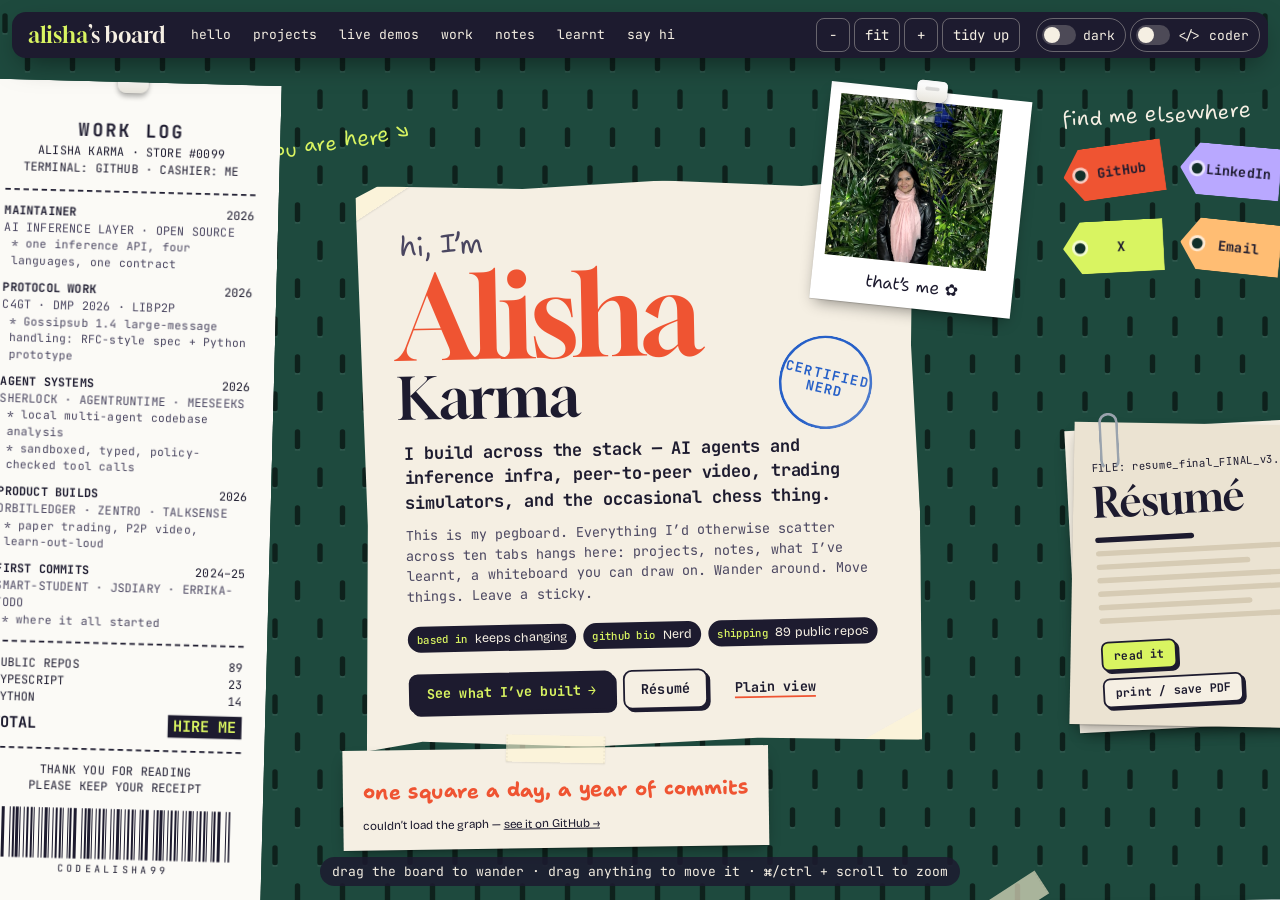
<file: index.html>
<!doctype html>
<html lang="en">
<head>
  <meta charset="utf-8">
  <meta name="viewport" content="width=device-width, initial-scale=1">
  <title>Alisha Karma — the pegboard</title>
  <meta name="description" content="Alisha Karma — full-stack &amp; AI engineer. Projects, notes, skills and everything else hung on one pegboard.">
  <link rel="icon" href="assets/icon.svg">
  <link rel="preconnect" href="https://fonts.googleapis.com">
  <link rel="preconnect" href="https://fonts.gstatic.com" crossorigin>
  <link href="https://fonts.googleapis.com/css2?family=Bricolage+Grotesque:opsz,wght@12..96,400..800&family=Gloock&family=JetBrains+Mono:wght@400..800&family=Shantell+Sans:ital,wght,BNCE,INFM@0,300..800,-100..100,0..100;1,300..800,-100..100,0..100&display=swap" rel="stylesheet">
  <link rel="stylesheet" href="styles.css">
  <link rel="stylesheet" href="coder.css">
  <noscript><style>.viewport { overflow: auto; touch-action: auto; cursor: auto; }</style></noscript>
  <script>
    // set theme + mode before first paint so there's no flash
    (() => {
      const get = (k) => { try { return JSON.parse(localStorage.getItem(k)); } catch { return null; } };
      const root = document.documentElement;
      root.dataset.theme = get("desk:theme") || (matchMedia("(prefers-color-scheme: dark)").matches ? "dark" : "light");
      root.dataset.mode = get("desk:mode") || "desk";
    })();
  </script>
</head>
<body>

<header class="topbar">
  <a class="logo" href="#intro">alisha<span>’s board</span></a>
  <nav class="tabs" aria-label="Jump to">
    <a href="#intro">hello</a>
    <a href="#projects">projects</a>
    <a href="#photos">live demos</a>
    <a href="#work">work</a>
    <a href="#blog">notes</a>
    <a href="#studied">learnt</a>
    <a href="#hi">say hi</a>
  </nav>
  <div class="tools">
    <button type="button" data-zoom="-1" aria-label="Zoom out">−</button>
    <button type="button" data-zoom="0" aria-label="Fit whole board">fit</button>
    <button type="button" data-zoom="1" aria-label="Zoom in">+</button>
    <button type="button" data-tidy title="Put everything back where I left it">tidy up</button>
  </div>
  <div class="switches">
    <button type="button" class="switch" role="switch" aria-checked="false" data-toggle="theme"><span class="track" aria-hidden="true"></span>dark</button>
    <button type="button" class="switch" role="switch" aria-checked="false" data-toggle="mode"><span class="track" aria-hidden="true"></span>&lt;/&gt; coder</button>
  </div>
</header>

<p class="hint" aria-hidden="true">drag the board to wander · drag anything to move it · ⌘/ctrl + scroll to zoom</p>

<main class="viewport">
<div class="board">

  <!-- ============ INTRO ============ -->
  <article class="item intro" id="intro" style="--x:1260px;--y:330px;--w:620px;--r:-1.2deg">
    <span class="tape tl"></span><span class="tape br"></span>
    <p class="hand hi">hi, I’m</p>
    <h1>Alisha <span>Karma</span></h1>
    <p class="typed lede">I build across the stack — AI agents and inference infra, peer-to-peer video, trading simulators, and the occasional chess thing.</p>
    <p class="typed">This is my pegboard. Everything I’d otherwise scatter across ten tabs hangs here: projects, notes, what I’ve learnt, a whiteboard you can draw on. Wander around. Move things. Leave a sticky.</p>
    <ul class="facts">
      <li><b>based in</b> keeps changing</li>
      <li><b>github bio</b> Nerd</li>
      <li><b>shipping</b> 89 public repos</li>
    </ul>
    <div class="cta">
      <a class="btn primary" href="#projects" data-jump>See what I’ve built <span aria-hidden="true">→</span></a>
      <button type="button" class="btn" data-open="resume">Résumé</button>
      <button type="button" class="btn ghost" data-switch="mode" title="A plain, scrollable version of this page">Plain view</button>
    </div>
    <span class="stamp">certified<br>nerd</span>
  </article>
  <figure class="item polaroid me" id="me" style="--x:1770px;--y:230px;--r:6deg">
    <span class="pin"></span>
    <img src="assets/alisha.jpg" alt="Alisha in a pink scarf and black leather jacket, in front of palm leaves and fairy lights" width="200" height="200">
    <figcaption>that’s me ✿</figcaption>
  </figure>
  <p class="scrawl you-are-here" style="--x:1150px;--y:270px">you are here ↘</p>

  <!-- ============ STICKIES ============ -->
  <div class="item sticky lime" id="s1" style="--x:240px;--y:240px;--r:-4deg"><span class="pin"></span>be as you wish to seem.</div>
  <div class="item sticky pink" id="s2" style="--x:470px;--y:210px;--r:3deg"><span class="pin"></span>location:<br>keeps changing ✈</div>
  <div class="item sticky lilac" id="s3" style="--x:270px;--y:470px;--r:2deg"><span class="pin"></span>TODO<br>☐ READMEs for the other 80 repos<br>☑ hang up this board<br>☐ sleep</div>
  <div class="item sticky peach" id="s4" style="--x:500px;--y:450px;--r:-2.5deg"><span class="pin"></span>make it work, then make it nice.</div>

  <form class="item notepad" id="notepad" style="--x:300px;--y:720px;--r:1deg" autocomplete="off">
    <span class="tape tc"></span>
    <label class="hand" for="note-text">leave me a sticky →</label>
    <textarea id="note-text" maxlength="140" rows="3" placeholder="say something nice (or honest)" required></textarea>
    <fieldset class="swatches" aria-label="Sticky colour">
      <label><input type="radio" name="c" value="lime" aria-label="Lime sticky" checked><span class="sw lime"></span></label>
      <label><input type="radio" name="c" value="pink" aria-label="Pink sticky"><span class="sw pink"></span></label>
      <label><input type="radio" name="c" value="lilac" aria-label="Lilac sticky"><span class="sw lilac"></span></label>
      <label><input type="radio" name="c" value="peach" aria-label="Peach sticky"><span class="sw peach"></span></label>
    </fieldset>
    <button type="submit">stick it</button>
    <small class="typed">notes live in your browser only — it’s your copy of my board.</small>
  </form>

  <!-- ============ WORK (receipt) ============ -->
  <article class="item receipt" id="work" style="--x:830px;--y:220px;--w:330px;--r:1.5deg">
    <span class="pin"></span>
    <header>
      <p class="r-title">WORK LOG</p>
      <p>ALISHA KARMA · STORE #0099</p>
      <p>TERMINAL: GITHUB · CASHIER: ME</p>
    </header>
    <hr>
    <ol class="lines">
      <li>
        <p class="row"><b>MAINTAINER</b><span>2026</span></p>
        <p class="sub">AI Inference Layer · open source</p>
        <p class="note">* one inference API, four languages, one contract</p>
      </li>
      <li>
        <p class="row"><b>PROTOCOL WORK</b><span>2026</span></p>
        <p class="sub">C4GT · DMP 2026 · libp2p</p>
        <p class="note">* Gossipsub 1.4 large-message handling: RFC-style spec + Python prototype</p>
      </li>
      <li>
        <p class="row"><b>AGENT SYSTEMS</b><span>2026</span></p>
        <p class="sub">Sherlock · AgentRuntime · Meeseeks</p>
        <p class="note">* local multi-agent codebase analysis</p>
        <p class="note">* sandboxed, typed, policy-checked tool calls</p>
      </li>
      <li>
        <p class="row"><b>PRODUCT BUILDS</b><span>2026</span></p>
        <p class="sub">OrbitLedger · Zentro · TalkSense</p>
        <p class="note">* paper trading, P2P video, learn-out-loud</p>
      </li>
      <li>
        <p class="row"><b>FIRST COMMITS</b><span>2024–25</span></p>
        <p class="sub">smart-student · jsdiary · errika-todo</p>
        <p class="note">* where it all started</p>
      </li>
    </ol>
    <hr>
    <p class="row"><span>PUBLIC REPOS</span><span>89</span></p>
    <p class="row"><span>TYPESCRIPT</span><span>23</span></p>
    <p class="row"><span>PYTHON</span><span>14</span></p>
    <p class="row total"><span>TOTAL</span><span>HIRE ME</span></p>
    <hr>
    <p class="center">THANK YOU FOR READING<br>PLEASE KEEP YOUR RECEIPT</p>
    <div class="barcode" aria-hidden="true"></div>
    <p class="center tiny">CODEALISHA99</p>
  </article>

  <!-- ============ SOCIALS (luggage tags) ============ -->
  <section class="item tags" id="socials" style="--x:2030px;--y:240px;--w:290px;--r:0deg" aria-label="Elsewhere">
    <p class="scrawl label">find me elsewhere</p>
    <a class="tag" style="--t:-8deg;--c:var(--tomato)" href="https://github.com/codealisha99" target="_blank" rel="noopener">GitHub</a>
    <a class="tag" style="--t:5deg;--c:var(--lilac)" href="https://www.linkedin.com/in/alisha-karma-4b94b1298/" target="_blank" rel="noopener">LinkedIn</a>
    <a class="tag" style="--t:-3deg;--c:var(--lime)" href="https://x.com/KarmaAlisha" target="_blank" rel="noopener">X</a>
    <a class="tag" style="--t:6deg;--c:var(--peach)" href="mailto:codealisha99@gmail.com">Email</a>
  </section>

  <!-- ============ RESUME ============ -->
  <article class="item resume-card" id="resume-card" style="--x:2050px;--y:600px;--w:300px;--r:-3deg">
    <span class="clip" aria-hidden="true"></span>
    <p class="typed small">FILE: resume_final_FINAL_v3.pdf</p>
    <h2>Résumé</h2>
    <div class="fake-lines" aria-hidden="true"><i></i><i></i><i></i><i></i><i></i><i></i><i></i></div>
    <div class="btns">
      <button type="button" data-open="resume">read it</button>
      <button type="button" data-print>print / save PDF</button>
    </div>
  </article>

  <!-- ============ GITHUB PROJECTS ============ -->
  <section class="item projects" id="projects" style="--x:800px;--y:1170px;--w:780px;--r:0.5deg" aria-labelledby="projects-h">
    <h2 id="projects-h" class="label-maker">~/github</h2>
    <a class="more-repos typed" href="projects/">all 12 projects →</a>
    <ul class="repo-list">
      <li class="repo"><a href="projects/orbit-ledger/"><b>orbit-ledger</b></a><p>Crypto paper-trading workspace for BTC, ETH &amp; SOL — virtual collateral, simulated perps, quotes from live Binance trades.</p><p class="meta"><span class="dot" style="--lc:#3178c6"></span>TypeScript <a class="live" href="https://orbit-ledger-web.vercel.app" target="_blank" rel="noopener">live ↗</a> <a class="code" href="https://github.com/codealisha99/orbit-ledger" target="_blank" rel="noopener">code ↗</a></p></li>
      <li class="repo"><a href="projects/sherlock/"><b>sherlock</b></a><p>Local multi-agent system that builds a structured mental model of an unfamiliar codebase.</p><p class="meta"><span class="dot" style="--lc:#3572a5"></span>Python <a class="live" href="https://sherlock-blush.vercel.app" target="_blank" rel="noopener">live ↗</a> <a class="code" href="https://github.com/codealisha99/sherlock" target="_blank" rel="noopener">code ↗</a></p></li>
      <li class="repo"><a href="projects/talksense/"><b>talksense</b></a><p>Learn anything in 20 minutes, then explain it out loud and get graded against a rubric.</p><p class="meta"><span class="dot" style="--lc:#3178c6"></span>TypeScript <a class="live" href="https://web-production-c32cc2.up.railway.app" target="_blank" rel="noopener">live ↗</a> <a class="code" href="https://github.com/codealisha99/talksense" target="_blank" rel="noopener">code ↗</a></p></li>
      <li class="repo"><a href="projects/ai-inference-layer/"><b>ai-inference-layer</b></a><p>A model registry and inference API, implemented in Python, TypeScript, Go and Rust behind one HTTP contract.</p><p class="meta"><span class="dot" style="--lc:#3572a5"></span>Python <a class="live" href="https://ai-inference-layer.vercel.app" target="_blank" rel="noopener">live ↗</a> <a class="code" href="https://github.com/codealisha99/ai-inference-layer" target="_blank" rel="noopener">code ↗</a></p></li>
      <li class="repo"><a href="projects/gambit/"><b>gambit</b></a><p>Multiplayer chess with server-kept clocks, invite links, spectating and offline Stockfish.</p><p class="meta"><span class="dot" style="--lc:#3178c6"></span>TypeScript · WebSockets <a class="live" href="https://gambit-mocha.vercel.app" target="_blank" rel="noopener">live ↗</a> <a class="code" href="https://github.com/codealisha99/chessandwhatever" target="_blank" rel="noopener">code ↗</a></p></li>
    </ul>
  </section>

  <!-- ============ BLOG (notebook) ============ -->
  <section class="item notebook" id="blog" style="--x:200px;--y:1130px;--w:480px;--r:-1.5deg" aria-labelledby="blog-h">
    <div class="spiral" aria-hidden="true"></div>
    <h2 id="blog-h" class="hand">build notes</h2>
    <ol class="posts">
      <li><button type="button" data-open="post-1"><span>Video calls where nothing touches a server</span><time datetime="2026-10">oct</time></button></li>
      <li><button type="button" data-open="post-2"><span>Paper trading, real market data</span><time datetime="2026-10">oct</time></button></li>
      <li><button type="button" data-open="post-3"><span>Teaching agents to read a codebase</span><time datetime="2026-11">nov</time></button></li>
      <li><button type="button" data-open="post-4"><span>Big messages in a gossip network</span><time datetime="2026-05">may</time></button></li>
    </ol>
    <p class="scrawl margin">more soon (probably)</p>
  </section>

  <!-- ============ READING (library card) ============ -->
  <section class="item library" id="reading" style="--x:2560px;--y:200px;--w:400px;--r:2deg" aria-labelledby="reading-h">
    <span class="pocket" aria-hidden="true"></span>
    <h2 id="reading-h">DATE DUE</h2>
    <p class="typed small">BORROWER: ALISHA · CARD NO. 0007</p>
    <table>
      <thead><tr><th>title</th><th>from</th><th>status</th></tr></thead>
      <tbody>
        <tr class="now"><td>How To Appear Wise</td><td>The Journal, MR PORTER</td><td><span class="ink-stamp">PINNED</span></td></tr>
        <tr><td><a href="https://github.com/morluto/rea" target="_blank" rel="noopener">rea</a> — reverse engineer anything with agents</td><td>GitHub</td><td class="hand">starred</td></tr>
        <tr class="empty"><td colspan="3">your rec here</td></tr>
        <tr class="empty"><td colspan="3">your rec here</td></tr>
        <tr class="empty"><td colspan="3">your rec here</td></tr>
      </tbody>
    </table>
    <p class="scrawl">got a rec? <a href="#notepad" data-jump>leave a sticky →</a></p>
  </section>

  <!-- ============ WHITEBOARD ============ -->
  <section class="item whiteboard" id="whiteboard" style="--x:2480px;--y:830px;--w:660px;--r:0deg" aria-labelledby="wb-h">
    <h2 id="wb-h" class="visually-hidden">Whiteboard</h2>
    <div class="wb-surface">
      <canvas width="1240" height="760" aria-label="Whiteboard — draw with your mouse or finger"></canvas>
      <p class="wb-prompt hand" aria-hidden="true">draw something.<br><small>(it stays in your browser)</small></p>
    </div>
    <div class="tray" role="toolbar" aria-label="Markers">
      <button type="button" class="marker" style="--c:#1d1b2f" data-color="#1d1b2f" aria-pressed="true" aria-label="Black marker"></button>
      <button type="button" class="marker" style="--c:#ff5a36" data-color="#ff5a36" aria-pressed="false" aria-label="Red marker"></button>
      <button type="button" class="marker" style="--c:#2a6ef2" data-color="#2a6ef2" aria-pressed="false" aria-label="Blue marker"></button>
      <button type="button" class="marker" style="--c:#14905e" data-color="#14905e" aria-pressed="false" aria-label="Green marker"></button>
      <button type="button" class="eraser" data-erase aria-label="Wipe the board">wipe</button>
    </div>
  </section>

  <!-- ============ STUDIED (graph paper) ============ -->
  <section class="item graph" id="studied" style="--x:1950px;--y:1130px;--w:460px;--r:-1deg" aria-labelledby="studied-h">
    <span class="tape tl"></span>
    <h2 id="studied-h" class="hand">everything I’ve learnt (so far)</h2>
    <dl>
      <dt>frontend</dt><dd>HTML · React · Next.js · TypeScript · JavaScript · Tailwind CSS <span class="grade">✓</span></dd>
      <dt>backend</dt><dd>Node.js · Express · REST APIs · auth · middlewares · FastAPI <span class="grade">✓</span></dd>
      <dt>databases</dt><dd>Postgres · SQL · Redis · MongoDB <span class="grade">✓</span></dd>
      <dt>languages</dt><dd>Java · Python · TypeScript · JavaScript · a little Go <span class="grade">✓</span></dd>
      <dt>tools</dt><dd>Git · GitHub · Docker · Postman <span class="grade">✓</span></dd>
      <dt>AI</dt><dd>machine learning · RAG · agents · neural nets from scratch <span class="grade">a+</span></dd>
      <dt>design</dt><dd>Adobe Illustrator <span class="grade">wip</span></dd>
    </dl>
  </section>

  <!-- ============ LIVE DEMOS (polaroids of real, deployed projects) ============ -->
  <section class="item photos" id="photos" style="--x:2470px;--y:1420px;--w:640px;--r:0deg" aria-labelledby="photos-h">
    <h2 id="photos-h" class="scrawl label">my top five, all live right now · <a href="projects/">the rest →</a></h2>
    <figure class="polaroid shot" style="--t:-3deg;--px:0px;--py:10px"><a href="projects/orbit-ledger/"><img src="assets/shots/orbit-ledger.jpg" alt="OrbitLedger landing page: “Make your next move a better one”, with a BTC/USDT paper-trading chart" loading="lazy" width="272" height="170"><figcaption>orbit-ledger <span>see it →</span></figcaption></a></figure>
    <figure class="polaroid shot" style="--t:2.5deg;--px:320px;--py:0px"><a href="projects/gambit/"><img src="assets/shots/gambit.jpg" alt="Gambit: a practice game against Stockfish, four moves in, with the move list and hint controls" loading="lazy" width="272" height="170"><figcaption>gambit <span>see it →</span></figcaption></a></figure>
    <figure class="polaroid shot" style="--t:2deg;--px:10px;--py:250px"><a href="projects/sherlock/"><img src="assets/shots/sherlock.jpg" alt="Sherlock landing page: “See where a codebase is weak before you read a line of it”, with a repository field and an example graph" loading="lazy" width="272" height="170"><figcaption>sherlock <span>see it →</span></figcaption></a></figure>
    <figure class="polaroid shot" style="--t:-2deg;--px:330px;--py:240px"><a href="projects/talksense/"><img src="assets/shots/talksense.jpg" alt="TalkSense landing page: “Learn anything in 15 minutes. Then say it out loud”, with a topic typed in" loading="lazy" width="272" height="170"><figcaption>talksense <span>see it →</span></figcaption></a></figure>
    <figure class="polaroid shot" style="--t:1.5deg;--px:165px;--py:490px"><a href="projects/ai-inference-layer/"><img src="assets/shots/ai-inference-layer.jpg" alt="Inference landing page: “One registry. Three ways to infer.” with an inference playground" loading="lazy" width="272" height="170"><figcaption>inference <span>see it →</span></figcaption></a></figure>
  </section>

  <!-- ============ VOICE NOTES (cassettes) ============ -->
  <section class="item voice" id="voice" style="--x:180px;--y:1760px;--w:600px;--r:0deg" aria-labelledby="voice-h">
    <h2 id="voice-h" class="scrawl label">voice notes <small>(read aloud by your browser)</small></h2>
    <div class="cassette" style="--c:var(--tomato);--t:-3deg" data-src="" data-say="Hi! It's Alisha. Thanks for wandering around my board. Move anything you like, it's yours now.">
      <p class="tape-label hand">01 · hello</p>
      <div class="reels" aria-hidden="true"><i></i><i></i></div>
      <button type="button" aria-label="Play voice note: hello">▶</button>
    </div>
    <div class="cassette" style="--c:var(--lilac);--t:2deg" data-src="" data-say="Right now I'm building agents, inference infrastructure, and things that run peer to peer. Ask me about any of them.">
      <p class="tape-label hand">02 · building now</p>
      <div class="reels" aria-hidden="true"><i></i><i></i></div>
      <button type="button" aria-label="Play voice note: building now">▶</button>
    </div>
    <div class="cassette" style="--c:var(--lime);--t:-1deg" data-src="" data-say="Be as you wish to seem.">
      <p class="tape-label hand">03 · motto</p>
      <div class="reels" aria-hidden="true"><i></i><i></i></div>
      <button type="button" aria-label="Play voice note: motto">▶</button>
    </div>
  </section>

  <!-- ============ DEMO TAPE (tv): a real screen recording of the live OrbitLedger site ============ -->
  <section class="item tv" id="video" style="--x:960px;--y:1760px;--w:460px;--r:1deg" data-live="https://orbit-ledger-web.vercel.app" aria-labelledby="video-h">
    <h2 id="video-h" class="visually-hidden">Demo tape: OrbitLedger</h2>
    <div class="tv-body">
      <div class="screen">
        <video preload="none" muted playsinline loop poster="assets/shots/orbit-ledger.jpg" aria-label="Screen recording of the OrbitLedger live site">
          <source src="assets/orbit-ledger-demo.webm" type='video/webm; codecs="vp9"'>
        </video>
        <canvas width="160" height="120" aria-hidden="true"></canvas>
        <p class="screen-text">CH 03<br><span>orbit-ledger · press ▶</span></p>
      </div>
      <div class="panel">
        <span class="knob" aria-hidden="true"></span>
        <span class="knob small" aria-hidden="true"></span>
        <button type="button" class="tv-play" aria-label="Play demo tape">▶</button>
        <span class="grille" aria-hidden="true"></span>
      </div>
    </div>
    <p class="hand caption">screen recording of <a href="https://orbit-ledger-web.vercel.app" target="_blank" rel="noopener">orbit-ledger, live ↗</a></p>
  </section>

  <!-- ============ SAY HI (postcard) ============ -->
  <section class="item postcard" id="hi" style="--x:1500px;--y:1770px;--w:480px;--r:-2deg" aria-labelledby="hi-h">
    <div class="pc-left">
      <h2 id="hi-h" class="hand">say hi!</h2>
      <p class="typed">Projects, collabs, open-source, or just to say you liked the pegboard — my inbox is open.</p>
    </div>
    <div class="pc-right">
      <span class="postage" aria-hidden="true">₹5<br><small>AIR MAIL</small></span>
      <a href="mailto:codealisha99@gmail.com" class="addr">codealisha99@gmail.com</a>
      <p class="addr-line" aria-hidden="true"></p>
      <p class="addr-line" aria-hidden="true"></p>
    </div>
  </section>

  <!-- ============ CONTRIBUTIONS (calendar printout) ============ -->
  <section class="item contrib-card" id="contrib" style="--x:1240px;--y:960px;--r:-0.8deg" aria-labelledby="contrib-h">
    <span class="tape tc"></span>
    <h2 id="contrib-h" class="hand">one square a day, a year of commits</h2>
    <div class="contrib" data-contrib tabindex="0" role="region" aria-label="GitHub contributions over the last year"><p class="contrib-msg typed">loading from github…</p></div>
  </section>

  <!-- desk junk -->
  <span class="stain" style="--x:2240px;--y:1960px" aria-hidden="true"></span>
  <span class="paperclip" style="--x:740px;--y:1060px" aria-hidden="true"></span>

  <!-- ============ FOOTER (ruler) ============ -->
  <footer class="ruler">
    <p>© 2026 Alisha Karma · hung by hand on a pegboard · no templates were harmed · last tidied <time datetime="2026-11">Nov 2026</time></p>
    <a href="#intro">back to the start ↑</a>
  </footer>

</div>
</main>

<!-- ============ CODER MODE: a plain, scrollable dev portfolio ============ -->
<main class="coder" aria-label="Alisha Karma — developer portfolio">
  <section class="c-hero">
    <p class="c-prompt"><span class="c-user">alisha@karma</span>:<span class="c-path">~</span>$ whoami</p>
    <h1>Alisha Karma</h1>
    <p class="c-role">Full-stack &amp; AI engineer. I build AI agents and inference infra, peer-to-peer video, trading simulators, and the occasional chess thing.</p>
    <ul class="c-links">
      <li><a href="https://github.com/codealisha99" target="_blank" rel="noopener">github</a></li>
      <li><a href="https://www.linkedin.com/in/alisha-karma-4b94b1298/" target="_blank" rel="noopener">linkedin</a></li>
      <li><a href="https://x.com/KarmaAlisha" target="_blank" rel="noopener">x</a></li>
      <li><a href="mailto:codealisha99@gmail.com">email</a></li>
      <li><button type="button" data-open="resume">resume.pdf</button></li>
    </ul>
    <p class="c-prompt">$ <span class="c-cursor" aria-hidden="true"></span></p>
  </section>

  <section class="c-sec" aria-labelledby="c-about">
    <h2 class="c-h" id="c-about"><span>01</span> about.ts</h2>
    <pre class="c-code" tabindex="0" aria-label="about.ts"><code><span class="k">const</span> alisha = {
  role: <span class="s">"full-stack &amp; AI engineer"</span>,
  location: <span class="s">"keeps changing ✈"</span>,
  focus: [<span class="s">"agents"</span>, <span class="s">"inference infra"</span>, <span class="s">"p2p"</span>, <span class="s">"trading sims"</span>],
  publicRepos: <span class="n">89</span>,
  motto: <span class="s">"be as you wish to seem."</span>,
  openToWork: <span class="n">true</span>, <span class="c">// say hi ↓</span>
};</code></pre>
  </section>

  <section class="c-sec" aria-labelledby="c-contrib">
    <h2 class="c-h" id="c-contrib"><span>02</span> git log --since="1 year ago"</h2>
    <div class="contrib" data-contrib tabindex="0" role="region" aria-label="GitHub contributions over the last year"><p class="contrib-msg">loading from github…</p></div>
  </section>

  <section class="c-sec" aria-labelledby="c-projects">
    <h2 class="c-h" id="c-projects"><span>03</span> ls ~/projects</h2>
    <ul class="c-grid">
      <li class="c-card"><a href="projects/orbit-ledger/">orbit-ledger</a><p>Crypto paper-trading workspace for BTC, ETH &amp; SOL — virtual collateral, simulated perps, quotes from live Binance trades.</p><p class="c-meta"><span class="dot" style="--lc:#3178c6"></span>TypeScript · Bun · Postgres · Redis <a class="live" href="https://orbit-ledger-web.vercel.app" target="_blank" rel="noopener">live ↗</a> <a class="code" href="https://github.com/codealisha99/orbit-ledger" target="_blank" rel="noopener">code ↗</a></p></li>
      <li class="c-card"><a href="projects/gambit/">gambit</a><p>Multiplayer chess with server-kept clocks, invite links, spectating and offline Stockfish.</p><p class="c-meta"><span class="dot" style="--lc:#3178c6"></span>TypeScript · React · WebSockets <a class="live" href="https://gambit-mocha.vercel.app" target="_blank" rel="noopener">live ↗</a> <a class="code" href="https://github.com/codealisha99/chessandwhatever" target="_blank" rel="noopener">code ↗</a></p></li>
      <li class="c-card"><a href="projects/sherlock/">sherlock</a><p>Local multi-agent system that builds a structured mental model of an unfamiliar codebase.</p><p class="c-meta"><span class="dot" style="--lc:#3572a5"></span>Python <a class="live" href="https://sherlock-blush.vercel.app" target="_blank" rel="noopener">live ↗</a> <a class="code" href="https://github.com/codealisha99/sherlock" target="_blank" rel="noopener">code ↗</a></p></li>
      <li class="c-card"><a href="projects/talksense/">talksense</a><p>Learn anything in 20 minutes, then explain it out loud and get graded against a rubric.</p><p class="c-meta"><span class="dot" style="--lc:#3178c6"></span>TypeScript <a class="live" href="https://web-production-c32cc2.up.railway.app" target="_blank" rel="noopener">live ↗</a> <a class="code" href="https://github.com/codealisha99/talksense" target="_blank" rel="noopener">code ↗</a></p></li>
      <li class="c-card"><a href="projects/ai-inference-layer/">ai-inference-layer</a><p>A model registry and inference API, implemented in Python, TypeScript, Go and Rust behind one HTTP contract.</p><p class="c-meta"><span class="dot" style="--lc:#3572a5"></span>Python <a class="live" href="https://ai-inference-layer.vercel.app" target="_blank" rel="noopener">live ↗</a> <a class="code" href="https://github.com/codealisha99/ai-inference-layer" target="_blank" rel="noopener">code ↗</a></p></li>
    </ul>
    <a class="c-more" href="projects/">all 12 projects, with demos →</a>
  </section>

  <section class="c-sec" aria-labelledby="c-work">
    <h2 class="c-h" id="c-work"><span>04</span> git log --oneline work</h2>
    <ol class="c-log">
      <li><code>a1f3c9e</code><div><p><b>Maintainer</b> · AI Inference Layer <time>2026</time></p><p>Maintain an open-source model registry and inference API implemented in Python, TypeScript, Go and Rust behind one HTTP contract.</p></div></li>
      <li><code>7d02b41</code><div><p><b>Protocol work</b> · C4GT DMP 2026 · libp2p <time>2026</time></p><p>Gossipsub 1.4 large-message handling: RFC-style spec and Python prototype.</p></div></li>
      <li><code>e5c88a0</code><div><p><b>Agent systems</b> · Sherlock · AgentRuntime · Meeseeks <time>2026</time></p><p>Local multi-agent codebase analysis; sandboxed, typed, policy-checked tool calls.</p></div></li>
      <li><code>3b9f6d2</code><div><p><b>Product builds</b> · OrbitLedger · Zentro · TalkSense <time>2026</time></p><p>Paper trading, P2P video, learn-out-loud.</p></div></li>
      <li><code>0000001</code><div><p><b>First commits</b> · smart-student · jsdiary · errika-todo <time>2024–25</time></p><p>Where it all started.</p></div></li>
    </ol>
  </section>

  <section class="c-sec" aria-labelledby="c-stack">
    <h2 class="c-h" id="c-stack"><span>05</span> cat stack.txt</h2>
    <dl class="c-stack">
      <dt>frontend</dt><dd>HTML · React · Next.js · TypeScript · JavaScript · Tailwind CSS</dd>
      <dt>backend</dt><dd>Node.js · Express · REST APIs · auth · middlewares · FastAPI</dd>
      <dt>databases</dt><dd>Postgres · SQL · Redis · MongoDB</dd>
      <dt>languages</dt><dd>Java · Python · TypeScript · JavaScript · a little Go</dd>
      <dt>tools</dt><dd>Git · GitHub · Docker · Postman</dd>
      <dt>AI</dt><dd>machine learning · RAG · agents · neural nets from scratch</dd>
    </dl>
  </section>

  <section class="c-sec" aria-labelledby="c-notes">
    <h2 class="c-h" id="c-notes"><span>06</span> ls ~/notes</h2>
    <ul class="c-notes">
      <li><button type="button" data-open="post-3"><span>Teaching agents to read a codebase</span><time datetime="2026-11">2026-11</time></button></li>
      <li><button type="button" data-open="post-1"><span>Video calls where nothing touches a server</span><time datetime="2026-10">2026-10</time></button></li>
      <li><button type="button" data-open="post-2"><span>Paper trading, real market data</span><time datetime="2026-10">2026-10</time></button></li>
      <li><button type="button" data-open="post-4"><span>Big messages in a gossip network</span><time datetime="2026-05">2026-05</time></button></li>
    </ul>
  </section>

  <footer class="c-sec c-foot">
    <h2 class="c-h"><span>07</span> say hi</h2>
    <p class="c-prompt">$ echo "hi alisha" | mail <a href="mailto:codealisha99@gmail.com">codealisha99@gmail.com</a></p>
    <p class="c-muted">© 2026 Alisha Karma · prefer paper? flip the coder switch off.</p>
  </footer>
</main>

<!-- ============ DIALOGS ============ -->
<dialog id="resume" class="sheet resume" aria-labelledby="resume-h">
  <form method="dialog" class="close"><button aria-label="Close">×</button></form>
  <header>
    <h2 id="resume-h">Alisha Karma</h2>
    <p>Full-stack &amp; AI engineer · codealisha99@gmail.com · github.com/codealisha99 · linkedin.com/in/alisha-karma-4b94b1298</p>
  </header>
  <h3>Open source</h3>
  <div class="job"><p><b>Maintainer</b>, AI Inference Layer <span>2026</span></p><ul><li>Maintain an open-source model registry and inference API implemented in Python, TypeScript, Go and Rust behind one HTTP contract.</li></ul></div>
  <div class="job"><p><b>Gossipsub 1.4</b>, C4GT · DMP 2026 <span>2026</span></p><ul><li>RFC-style specification and Python prototype for large-message propagation in libp2p gossip meshes.</li></ul></div>
  <h3>Selected projects</h3>
  <div class="job"><p><b>OrbitLedger</b> — crypto paper-trading platform <span>TypeScript · Bun · Postgres · Redis</span></p><ul><li>Simulated perpetuals with virtual collateral and execution quotes from live Binance trades.</li></ul></div>
  <div class="job"><p><b>Zentro</b> — peer-to-peer video calls <span>Next.js · WebRTC · WebSockets</span></p><ul><li>Browser-to-browser calls with a stateless signaling server and optional Whisper transcripts.</li></ul></div>
  <div class="job"><p><b>Sherlock</b> — multi-agent codebase understanding <span>Python</span></p><ul><li>Local pipeline of agents that produces a structured mental model of an unfamiliar repo.</li></ul></div>
  <div class="job"><p><b>AgentRuntime</b> — sandboxed agent tool calls <span>Python</span></p><ul><li>Typed, granted, sandboxed tools with PII, injection and policy checks on every hop.</li></ul></div>
  <div class="job"><p><b>TalkSense</b> — learn it, then say it out loud <span>TypeScript</span></p><ul><li>Timed study briefs, voice transcription and rubric-based grading.</li></ul></div>
  <h3>Skills</h3>
  <p>TypeScript · JavaScript · Python · Java · React · Next.js · Tailwind · Node.js · Express · FastAPI · Postgres · Redis · MongoDB · Docker · Git · machine learning · RAG · agents</p>
  <p class="actions"><button type="button" data-print>print / save as PDF</button></p>
</dialog>

<dialog id="post-1" class="sheet post" aria-labelledby="post-1-h">
  <form method="dialog" class="close"><button aria-label="Close">×</button></form>
  <time>Oct 2026</time>
  <h2 id="post-1-h">Video calls where nothing touches a server</h2>
  <p><a href="https://github.com/codealisha99/zentro" target="_blank" rel="noopener">Zentro</a> is peer-to-peer video in the browser. You share a link, your contact joins — no accounts, no downloads.</p>
  <p>Video and audio go directly between the two people over WebRTC. The only server is a small WebSocket signaling service that pairs two clients per room and relays the offer/answer and ICE candidates. It keeps no history; once the call connects, it is out of the loop.</p>
  <p>There is an optional transcript, generated with Whisper, for when you want notes from the call.</p>
</dialog>

<dialog id="post-2" class="sheet post" aria-labelledby="post-2-h">
  <form method="dialog" class="close"><button aria-label="Close">×</button></form>
  <time>Oct 2026</time>
  <h2 id="post-2-h">Paper trading, real market data</h2>
  <p><a href="https://github.com/codealisha99/orbit-ledger" target="_blank" rel="noopener">OrbitLedger</a> is a paper-trading workspace for BTC, ETH and SOL. Collateral is virtual USD; execution quotes are simulated from Binance public trades, so prices feel real while nothing real is bought or sold.</p>
  <p>Leveraged positions are simulated linear perpetuals with a fixed, educational funding rule — 1 basis point every 8 hours. The dashboard reconciles cash, margin and P&amp;L so you can see exactly where the numbers come from.</p>
</dialog>

<dialog id="post-3" class="sheet post" aria-labelledby="post-3-h">
  <form method="dialog" class="close"><button aria-label="Close">×</button></form>
  <time>Nov 2026</time>
  <h2 id="post-3-h">Teaching agents to read a codebase</h2>
  <p><a href="https://github.com/codealisha99/sherlock" target="_blank" rel="noopener">Sherlock</a> started from one sentence: “give me a deep, structured, understandable mental model of an unfamiliar codebase.”</p>
  <p>Instead of a chat bot that guesses, it runs locally as a pipeline of agents that each own a part of the job, and hands back a map you can actually reason with.</p>
  <p>Its sibling, <a href="https://github.com/codealisha99/agent-runtime" target="_blank" rel="noopener">AgentRuntime</a>, is about the other half: agents can only call typed, granted, sandboxed tools, and every hop is checked for PII, injection and policy.</p>
</dialog>

<dialog id="post-4" class="sheet post" aria-labelledby="post-4-h">
  <form method="dialog" class="close"><button aria-label="Close">×</button></form>
  <time>May 2026</time>
  <h2 id="post-4-h">Big messages in a gossip network</h2>
  <p>Gossip protocols are great at spreading small messages fast. Large ones are another story — every peer forwarding a full copy wastes a lot of bandwidth.</p>
  <p>For C4GT’s DMP 2026 I worked on <a href="https://github.com/codealisha99/Gossipsub" target="_blank" rel="noopener">Gossipsub 1.4 large-message handling</a>: an RFC-style specification and a Python prototype of the libp2p pubsub extension.</p>
</dialog>

<script src="board.js"></script>
</body>
</html>
</file>
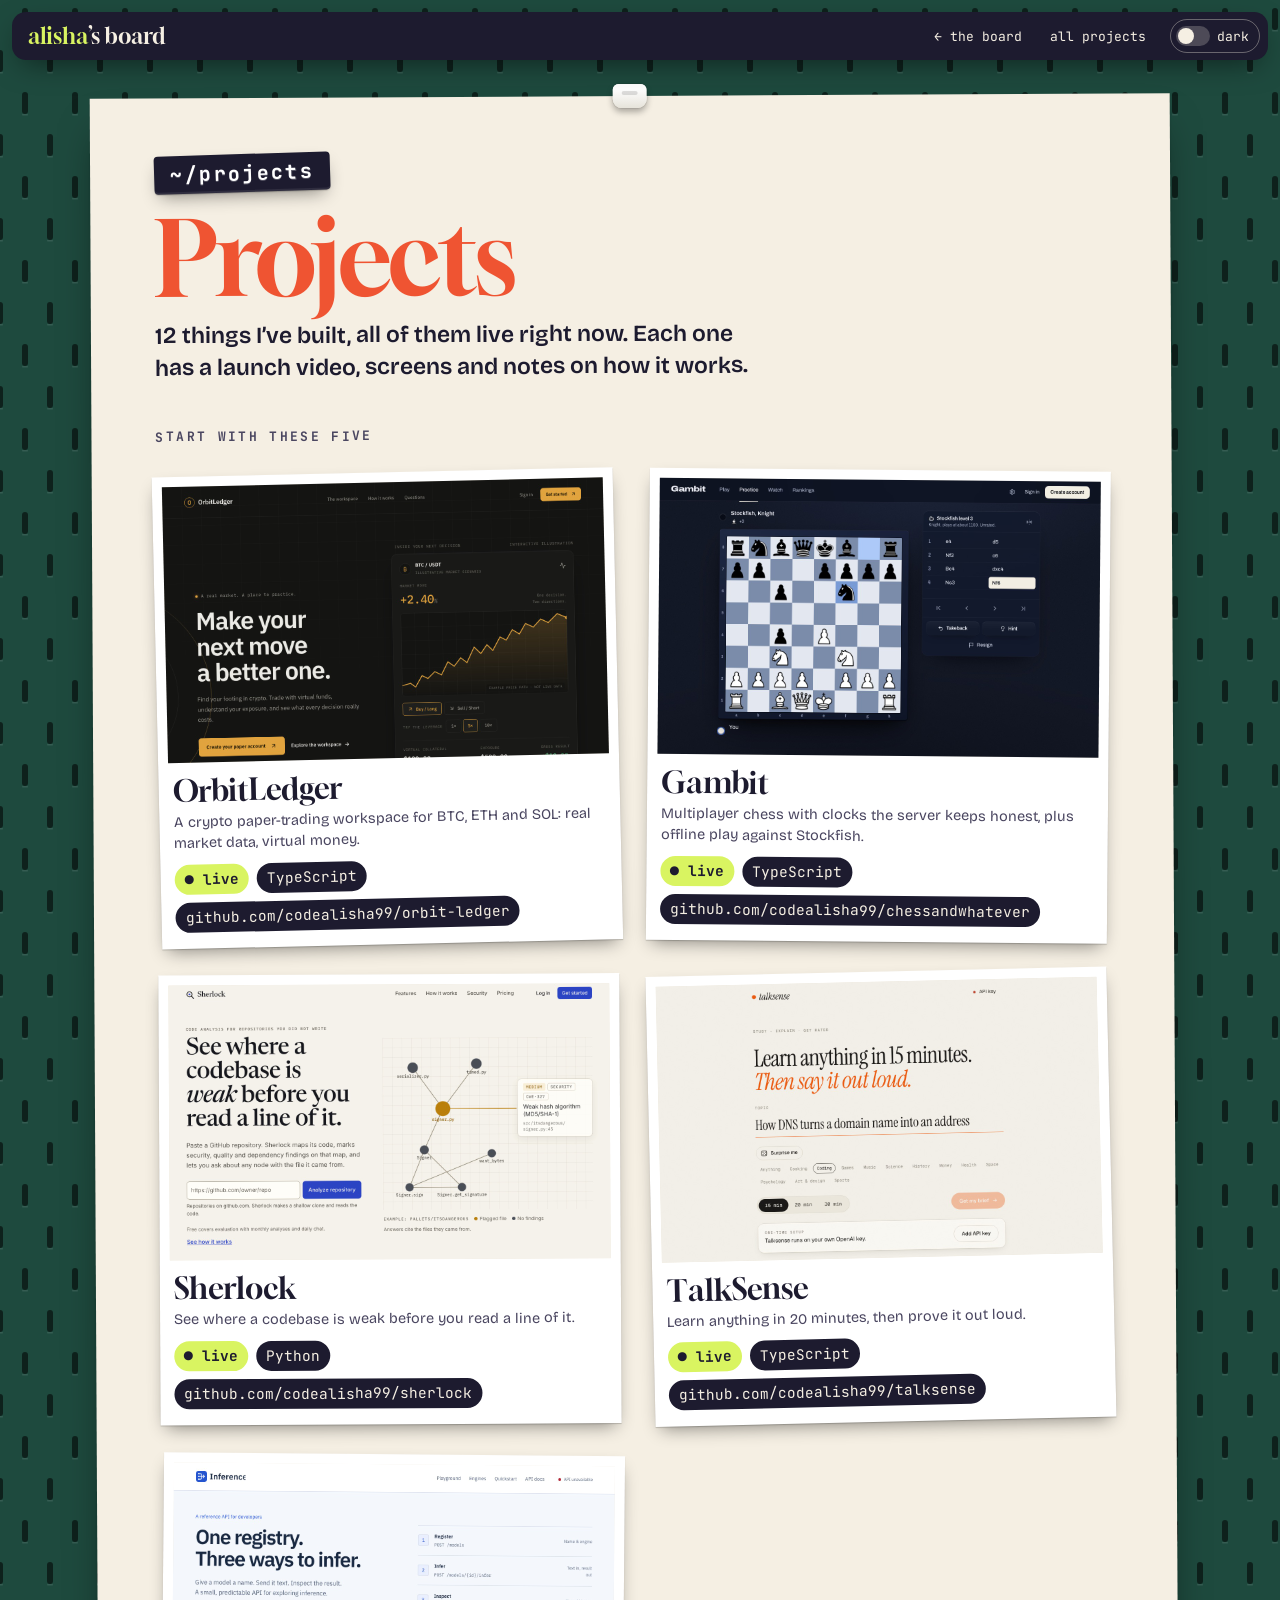
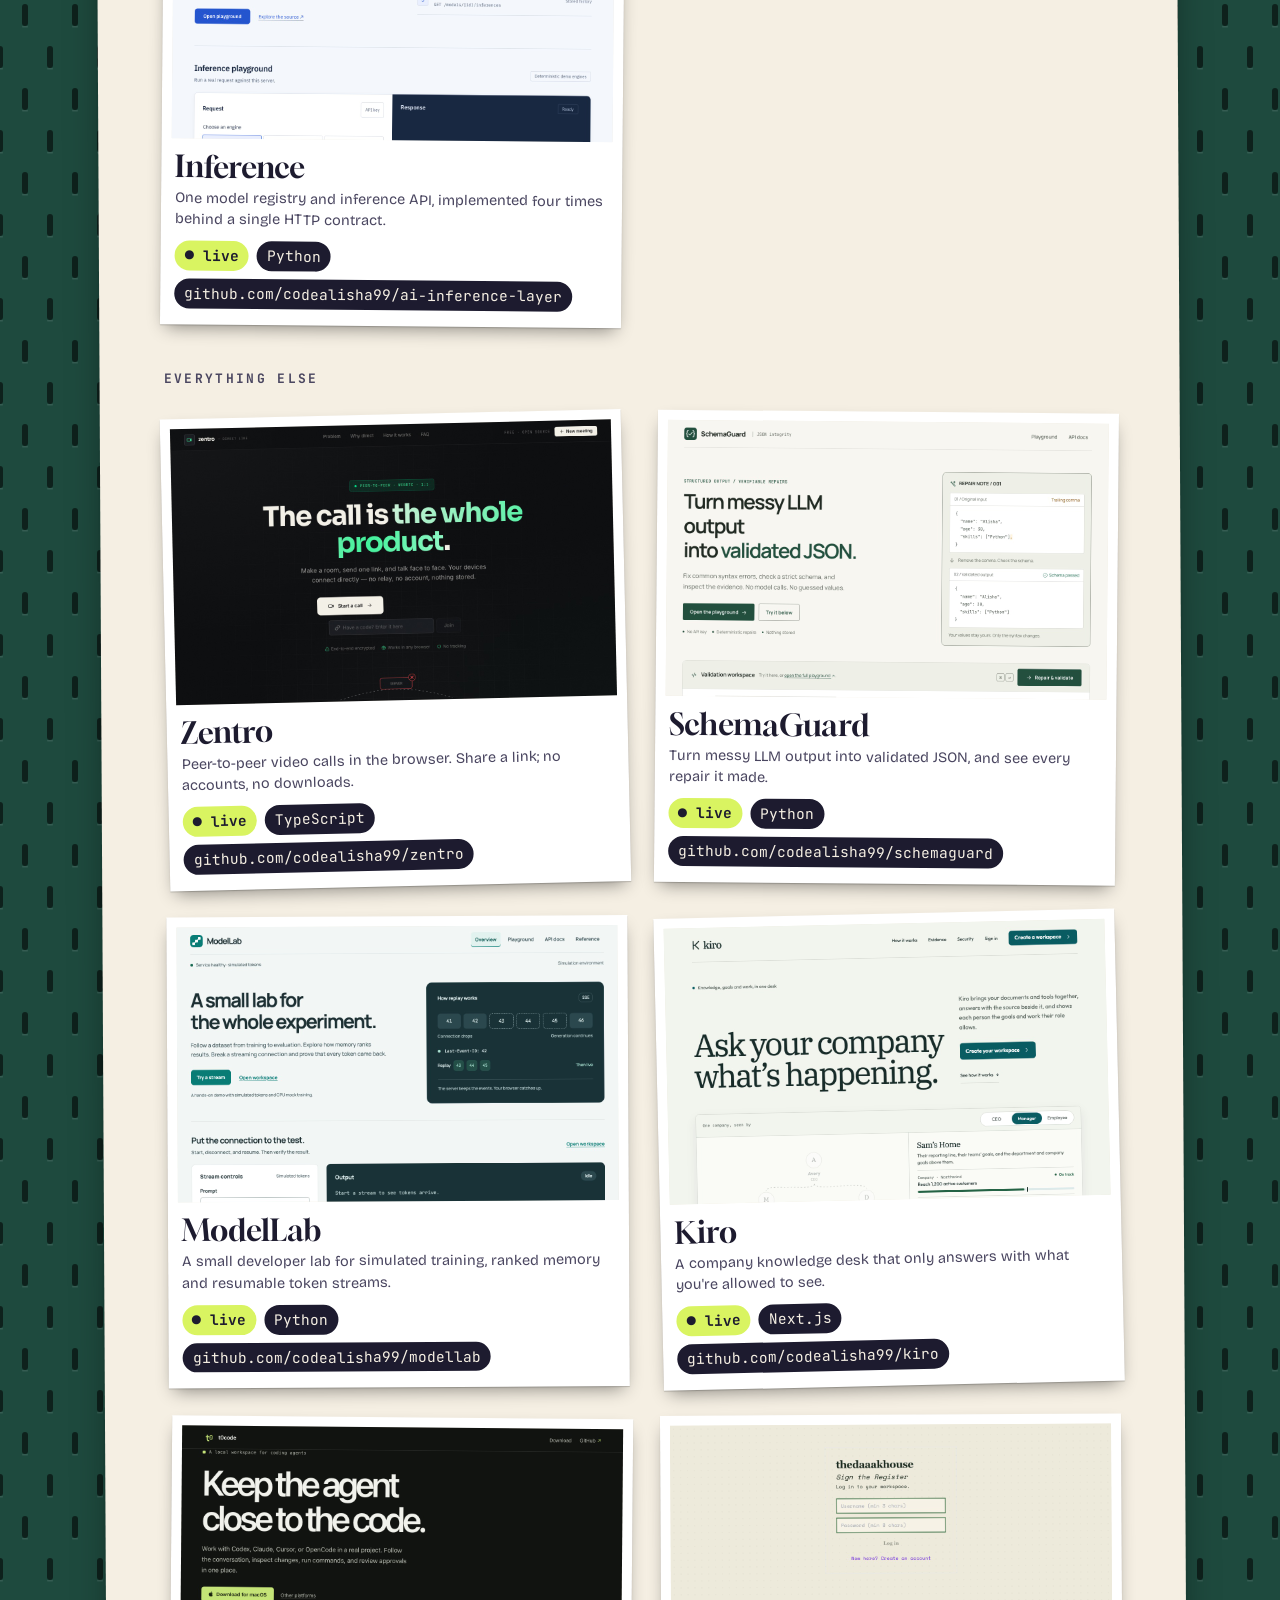
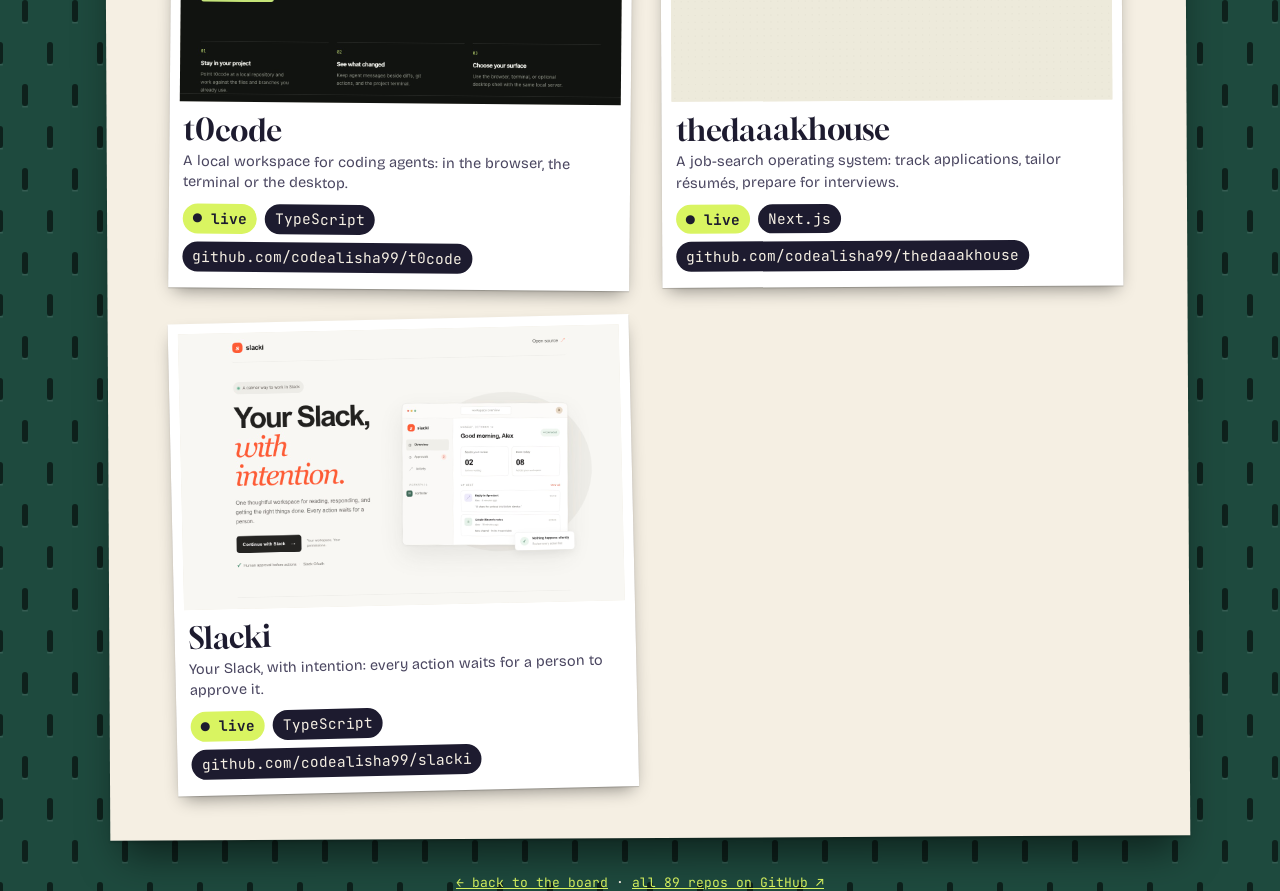
<file: projects/index.html>
<!doctype html>
<html lang="en">
<head>
  <meta charset="utf-8">
  <meta name="viewport" content="width=device-width, initial-scale=1">
  <title>Projects — Alisha Karma</title>
  <meta name="description" content="Everything Alisha Karma has built and shipped, each with its own page, screens and launch video.">
  <link rel="icon" href="../assets/icon.svg">
  <link rel="preconnect" href="https://fonts.googleapis.com">
  <link rel="preconnect" href="https://fonts.gstatic.com" crossorigin>
  <link href="https://fonts.googleapis.com/css2?family=Bricolage+Grotesque:opsz,wght@12..96,400..800&family=Gloock&family=JetBrains+Mono:wght@400..800&family=Shantell+Sans:wght,BNCE,INFM@300..800,-100..100,0..100&display=swap" rel="stylesheet">
  <link rel="stylesheet" href="../styles.css">
  <link rel="stylesheet" href="../project.css">
  <script>
    (() => { let t = null; try { t = JSON.parse(localStorage.getItem("desk:theme")); } catch {}
      document.documentElement.dataset.theme = t || (matchMedia("(prefers-color-scheme: dark)").matches ? "dark" : "light"); })();
  </script>
</head>
<body class="pp">
<header class="pp-bar">
  <a class="logo" href="../">alisha<span>’s board</span></a>
  <nav aria-label="Site">
    <a href="../#projects">← the board</a>
    <a href="../projects/">all projects</a>
  </nav>
  <button type="button" class="switch" role="switch" aria-checked="false" data-toggle="theme"><span class="track" aria-hidden="true"></span>dark</button>
</header>
<main>
<article class="sheet-page" aria-labelledby="pp-title">
  <span class="pin" aria-hidden="true"></span>
  <p class="label-maker pp-tag">~/projects</p>
  <h1 id="pp-title" class="pp-h1">Projects</h1>
  <p class="pp-tagline">12 things I’ve built, all of them live right now. Each one has a launch video, screens and notes on how it works.</p>
  <h2 class="pp-group">Start with these five</h2>
  <div class="pp-index">
    <a class="pp-card" href="orbit-ledger/"><img src="../assets/projects/orbit-ledger/shot-1.jpg" alt="" loading="lazy" width="1280" height="800"><b>OrbitLedger</b><p>A crypto paper-trading workspace for BTC, ETH and SOL: real market data, virtual money.</p><p class="pp-status"><span class="is-live">● live</span><span>TypeScript</span><span>github.com/codealisha99/orbit-ledger</span></p></a>
    <a class="pp-card" href="gambit/"><img src="../assets/projects/gambit/shot-1.jpg" alt="" loading="lazy" width="1280" height="800"><b>Gambit</b><p>Multiplayer chess with clocks the server keeps honest, plus offline play against Stockfish.</p><p class="pp-status"><span class="is-live">● live</span><span>TypeScript</span><span>github.com/codealisha99/chessandwhatever</span></p></a>
    <a class="pp-card" href="sherlock/"><img src="../assets/projects/sherlock/shot-1.jpg" alt="" loading="lazy" width="1280" height="800"><b>Sherlock</b><p>See where a codebase is weak before you read a line of it.</p><p class="pp-status"><span class="is-live">● live</span><span>Python</span><span>github.com/codealisha99/sherlock</span></p></a>
    <a class="pp-card" href="talksense/"><img src="../assets/projects/talksense/shot-1.jpg" alt="" loading="lazy" width="1280" height="800"><b>TalkSense</b><p>Learn anything in 20 minutes, then prove it out loud.</p><p class="pp-status"><span class="is-live">● live</span><span>TypeScript</span><span>github.com/codealisha99/talksense</span></p></a>
    <a class="pp-card" href="ai-inference-layer/"><img src="../assets/projects/ai-inference-layer/shot-1.jpg" alt="" loading="lazy" width="1280" height="800"><b>Inference</b><p>One model registry and inference API, implemented four times behind a single HTTP contract.</p><p class="pp-status"><span class="is-live">● live</span><span>Python</span><span>github.com/codealisha99/ai-inference-layer</span></p></a>
  </div>
  <h2 class="pp-group">Everything else</h2>
  <div class="pp-index">
    <a class="pp-card" href="zentro/"><img src="../assets/projects/zentro/shot-1.jpg" alt="" loading="lazy" width="1280" height="800"><b>Zentro</b><p>Peer-to-peer video calls in the browser. Share a link; no accounts, no downloads.</p><p class="pp-status"><span class="is-live">● live</span><span>TypeScript</span><span>github.com/codealisha99/zentro</span></p></a>
    <a class="pp-card" href="schemaguard/"><img src="../assets/projects/schemaguard/shot-1.jpg" alt="" loading="lazy" width="1280" height="800"><b>SchemaGuard</b><p>Turn messy LLM output into validated JSON, and see every repair it made.</p><p class="pp-status"><span class="is-live">● live</span><span>Python</span><span>github.com/codealisha99/schemaguard</span></p></a>
    <a class="pp-card" href="modellab/"><img src="../assets/projects/modellab/shot-1.jpg" alt="" loading="lazy" width="1280" height="800"><b>ModelLab</b><p>A small developer lab for simulated training, ranked memory and resumable token streams.</p><p class="pp-status"><span class="is-live">● live</span><span>Python</span><span>github.com/codealisha99/modellab</span></p></a>
    <a class="pp-card" href="kiro/"><img src="../assets/projects/kiro/shot-1.jpg" alt="" loading="lazy" width="1280" height="800"><b>Kiro</b><p>A company knowledge desk that only answers with what you&#39;re allowed to see.</p><p class="pp-status"><span class="is-live">● live</span><span>Next.js</span><span>github.com/codealisha99/kiro</span></p></a>
    <a class="pp-card" href="t0code/"><img src="../assets/projects/t0code/shot-1.jpg" alt="" loading="lazy" width="1280" height="800"><b>t0code</b><p>A local workspace for coding agents: in the browser, the terminal or the desktop.</p><p class="pp-status"><span class="is-live">● live</span><span>TypeScript</span><span>github.com/codealisha99/t0code</span></p></a>
    <a class="pp-card" href="thedaaakhouse/"><img src="../assets/projects/thedaaakhouse/shot-1.jpg" alt="" loading="lazy" width="1280" height="800"><b>thedaaakhouse</b><p>A job-search operating system: track applications, tailor résumés, prepare for interviews.</p><p class="pp-status"><span class="is-live">● live</span><span>Next.js</span><span>github.com/codealisha99/thedaaakhouse</span></p></a>
    <a class="pp-card" href="slacki/"><img src="../assets/projects/slacki/shot-1.jpg" alt="" loading="lazy" width="1280" height="800"><b>Slacki</b><p>Your Slack, with intention: every action waits for a person to approve it.</p><p class="pp-status"><span class="is-live">● live</span><span>TypeScript</span><span>github.com/codealisha99/slacki</span></p></a>
  </div>
</article>
<p class="pp-foot"><a href="../">← back to the board</a> · <a href="https://github.com/codealisha99?tab=repositories" target="_blank" rel="noopener">all 89 repos on GitHub ↗</a></p>
</main>
<script src="../project.js"></script>
</body>
</html>
</file>
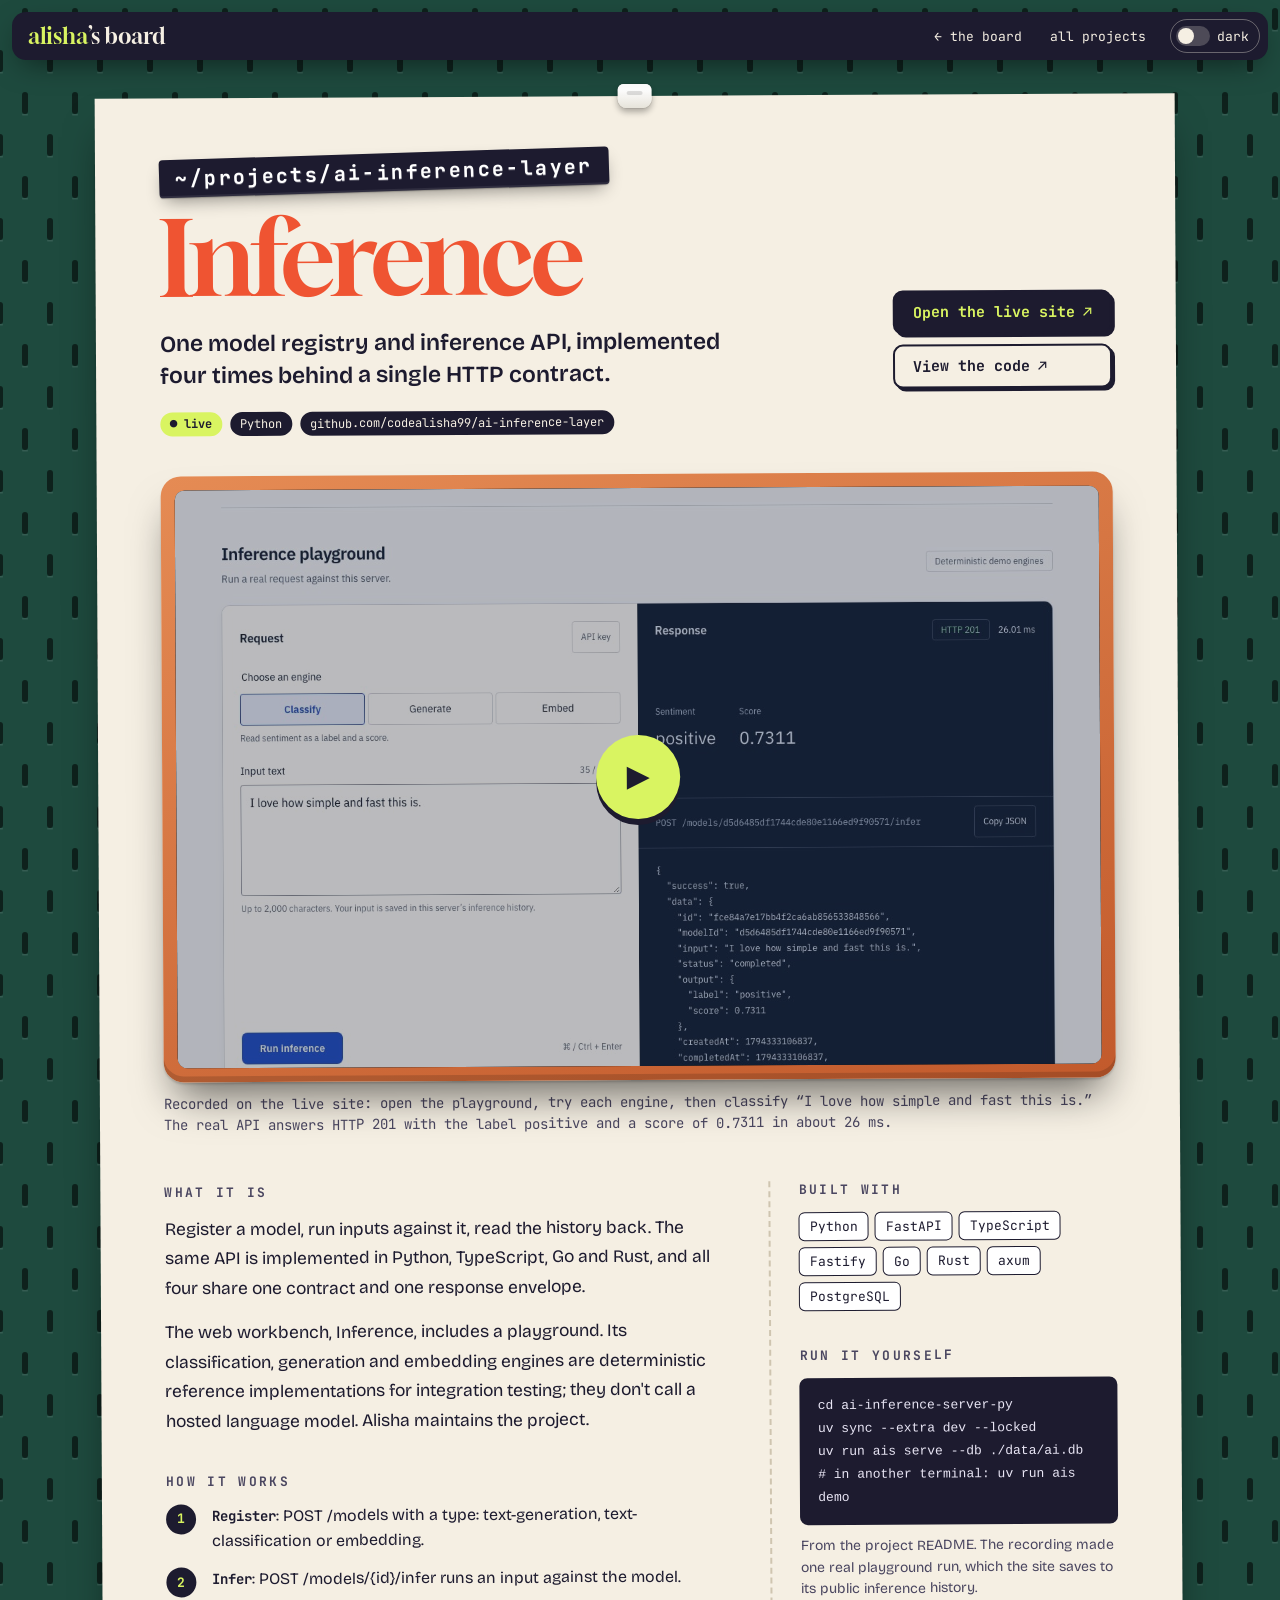
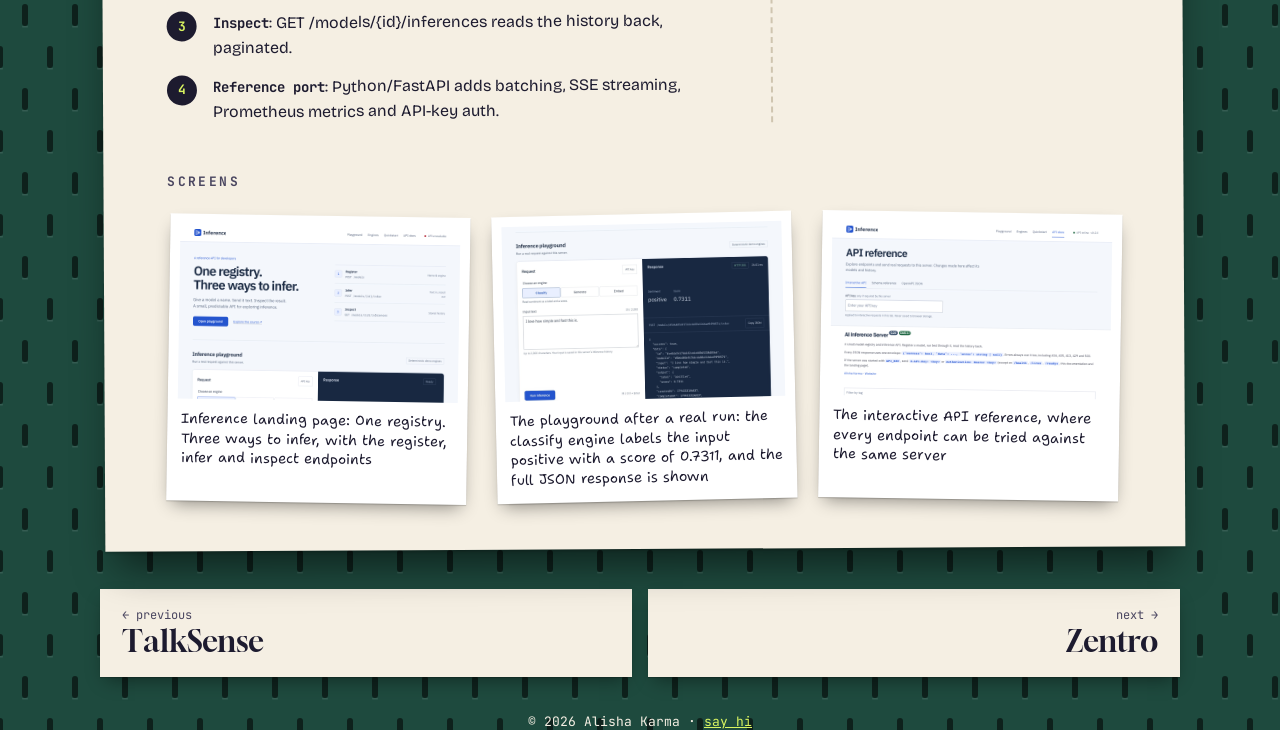
<file: projects/ai-inference-layer/index.html>
<!doctype html>
<html lang="en">
<head>
  <meta charset="utf-8">
  <meta name="viewport" content="width=device-width, initial-scale=1">
  <title>Inference — Alisha Karma</title>
  <meta name="description" content="One model registry and inference API, implemented four times behind a single HTTP contract.">
  <link rel="icon" href="../../assets/icon.svg">
  <link rel="preconnect" href="https://fonts.googleapis.com">
  <link rel="preconnect" href="https://fonts.gstatic.com" crossorigin>
  <link href="https://fonts.googleapis.com/css2?family=Bricolage+Grotesque:opsz,wght@12..96,400..800&family=Gloock&family=JetBrains+Mono:wght@400..800&family=Shantell+Sans:wght,BNCE,INFM@300..800,-100..100,0..100&display=swap" rel="stylesheet">
  <link rel="stylesheet" href="../../styles.css">
  <link rel="stylesheet" href="../../project.css">
  <script>
    (() => { let t = null; try { t = JSON.parse(localStorage.getItem("desk:theme")); } catch {}
      document.documentElement.dataset.theme = t || (matchMedia("(prefers-color-scheme: dark)").matches ? "dark" : "light"); })();
  </script>
</head>
<body class="pp">
<header class="pp-bar">
  <a class="logo" href="../../">alisha<span>’s board</span></a>
  <nav aria-label="Site">
    <a href="../../#projects">← the board</a>
    <a href="../../projects/">all projects</a>
  </nav>
  <button type="button" class="switch" role="switch" aria-checked="false" data-toggle="theme"><span class="track" aria-hidden="true"></span>dark</button>
</header>
<main>
<article class="sheet-page" aria-labelledby="pp-title">
  <span class="pin" aria-hidden="true"></span>
  <p class="label-maker pp-tag">~/projects/ai-inference-layer</p>
  <div class="pp-head">
    <h1 id="pp-title">Inference</h1>
    <p class="pp-tagline">One model registry and inference API, implemented four times behind a single HTTP contract.</p>
    <div class="pp-actions">
      <a class="btn primary" href="https://ai-inference-layer.vercel.app" target="_blank" rel="noopener">Open the live site <span aria-hidden="true">↗</span></a>
      <a class="btn" href="https://github.com/codealisha99/ai-inference-layer" target="_blank" rel="noopener">View the code <span aria-hidden="true">↗</span></a>
    </div>
  </div>
  <p class="pp-status"><span class="is-live">● live</span><span>Python</span><span>github.com/codealisha99/ai-inference-layer</span></p>

  <figure class="pp-tape" aria-label="Launch video">
    <div class="frame">
      <video preload="none" playsinline muted poster="../../assets/projects/ai-inference-layer/shot-2.jpg" aria-label="Recorded on the live site: open the playground, try each engine, then classify “I love how simple and fast this is.” The real API answers HTTP 201 with the label positive and a score of 0.7311 in about 26 ms.">
        <source src="../../assets/projects/ai-inference-layer/demo.webm" type='video/webm; codecs="vp9"'>
      </video>
      <button type="button" class="play" aria-label="Play the launch video: Recorded on the live site: open the playground, try each engine, then classify “I love how simple and fast this is.” The real API answers HTTP 201 with the label positive and a score of 0.7311 in about 26 ms."><span aria-hidden="true">▶</span></button>
    </div>
    <figcaption>Recorded on the live site: open the playground, try each engine, then classify “I love how simple and fast this is.” The real API answers HTTP 201 with the label positive and a score of 0.7311 in about 26 ms.</figcaption>
    <p class="fallback" hidden>Your browser can’t play this recording. <a href="https://ai-inference-layer.vercel.app" target="_blank" rel="noopener">Try the live site ↗</a></p>
  </figure>

  <div class="pp-body">
    <div>
      <section class="pp-prose" aria-labelledby="pp-what"><h2 id="pp-what">What it is</h2><p>Register a model, run inputs against it, read the history back. The same API is implemented in Python, TypeScript, Go and Rust, and all four share one contract and one response envelope.</p><p>The web workbench, Inference, includes a playground. Its classification, generation and embedding engines are deterministic reference implementations for integration testing; they don&#39;t call a hosted language model. Alisha maintains the project.</p></section>
      <section aria-labelledby="pp-how"><h2 id="pp-how">How it works</h2><ol class="pp-steps"><li><span><b>Register</b>: POST /models with a type: text-generation, text-classification or embedding.</span></li><li><span><b>Infer</b>: POST /models/{id}/infer runs an input against the model.</span></li><li><span><b>Inspect</b>: GET /models/{id}/inferences reads the history back, paginated.</span></li><li><span><b>Reference port</b>: Python/FastAPI adds batching, SSE streaming, Prometheus metrics and API-key auth.</span></li></ol></section>
    </div>
    <aside class="pp-aside">
      <section aria-labelledby="pp-stack"><h2 id="pp-stack">Built with</h2><ul class="pp-stack"><li>Python</li><li>FastAPI</li><li>TypeScript</li><li>Fastify</li><li>Go</li><li>Rust</li><li>axum</li><li>PostgreSQL</li></ul></section>
      <section class="pp-run" aria-labelledby="pp-run"><h2 id="pp-run">Run it yourself</h2><pre tabindex="0" aria-label="Commands to run Inference"><code>cd ai-inference-server-py
uv sync --extra dev --locked
uv run ais serve --db ./data/ai.db
# in another terminal: uv run ais demo</code></pre>
        <p class="pp-note">From the project README. The recording made one real playground run, which the site saves to its public inference history.</p></section>
    </aside>
  </div>

  <section class="pp-shots" aria-labelledby="pp-shots">
    <h2 id="pp-shots">Screens</h2>
    <figure class="pp-shot"><button type="button" aria-label="Enlarge: Inference landing page: One registry. Three ways to infer, with the register, infer and inspect endpoints"><img src="../../assets/projects/ai-inference-layer/shot-1.jpg" data-full="../../assets/projects/ai-inference-layer/shot-1.jpg" alt="Inference landing page: One registry. Three ways to infer, with the register, infer and inspect endpoints" loading="lazy" width="1280" height="800"></button><figcaption>Inference landing page: One registry. Three ways to infer, with the register, infer and inspect endpoints</figcaption></figure>
    <figure class="pp-shot"><button type="button" aria-label="Enlarge: The playground after a real run: the classify engine labels the input positive with a score of 0.7311, and the full JSON response is shown"><img src="../../assets/projects/ai-inference-layer/shot-2.jpg" data-full="../../assets/projects/ai-inference-layer/shot-2.jpg" alt="The playground after a real run: the classify engine labels the input positive with a score of 0.7311, and the full JSON response is shown" loading="lazy" width="1280" height="800"></button><figcaption>The playground after a real run: the classify engine labels the input positive with a score of 0.7311, and the full JSON response is shown</figcaption></figure>
    <figure class="pp-shot"><button type="button" aria-label="Enlarge: The interactive API reference, where every endpoint can be tried against the same server"><img src="../../assets/projects/ai-inference-layer/shot-3.jpg" data-full="../../assets/projects/ai-inference-layer/shot-3.jpg" alt="The interactive API reference, where every endpoint can be tried against the same server" loading="lazy" width="1280" height="800"></button><figcaption>The interactive API reference, where every endpoint can be tried against the same server</figcaption></figure>
  </section>
</article>
<nav class="pp-more" aria-label="More projects">
  <a href="../talksense/"><small>← previous</small><b>TalkSense</b></a>
  <a href="../zentro/"><small>next →</small><b>Zentro</b></a>
</nav>
<p class="pp-foot">© 2026 Alisha Karma · <a href="../../#hi">say hi</a></p>
</main>
<dialog class="lightbox" aria-label="Screenshot"><form method="dialog" class="close"><button aria-label="Close">×</button></form><img alt=""><p></p></dialog>
<script src="../../project.js"></script>
</body>
</html>
</file>
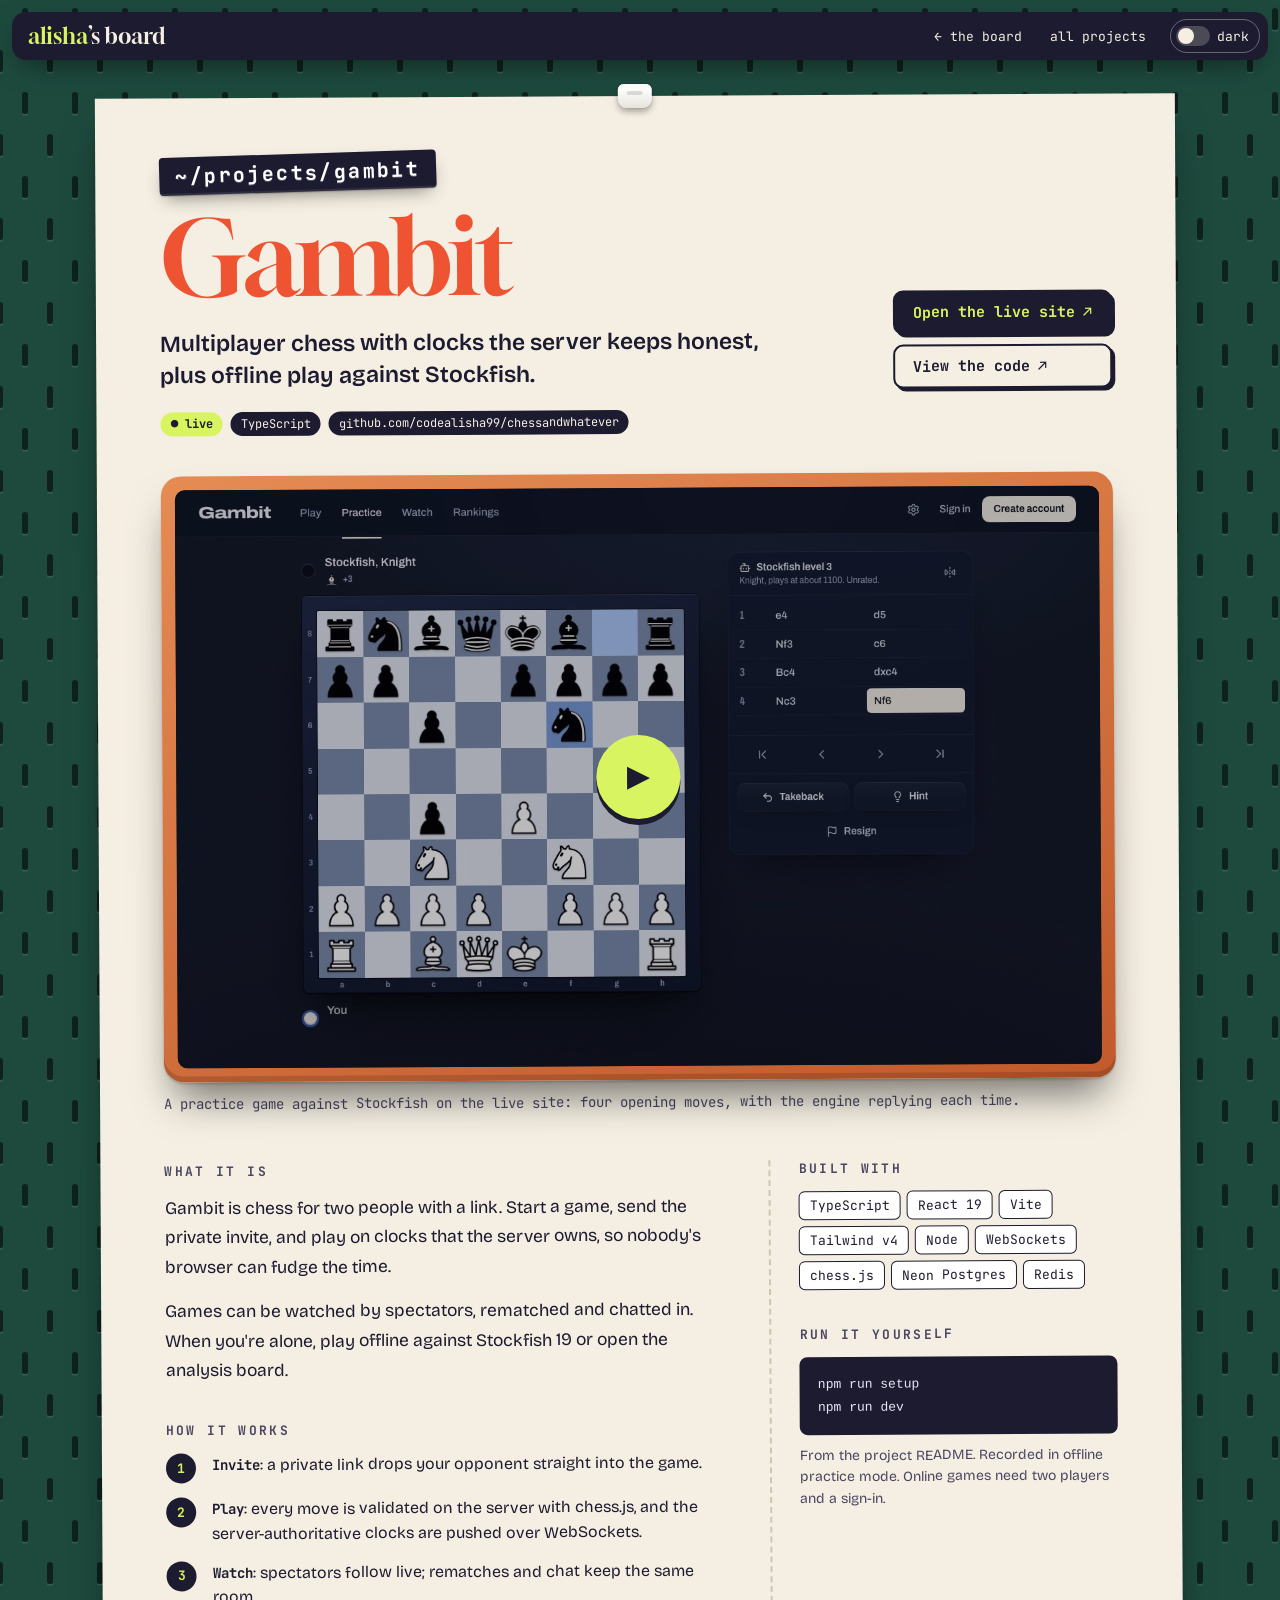
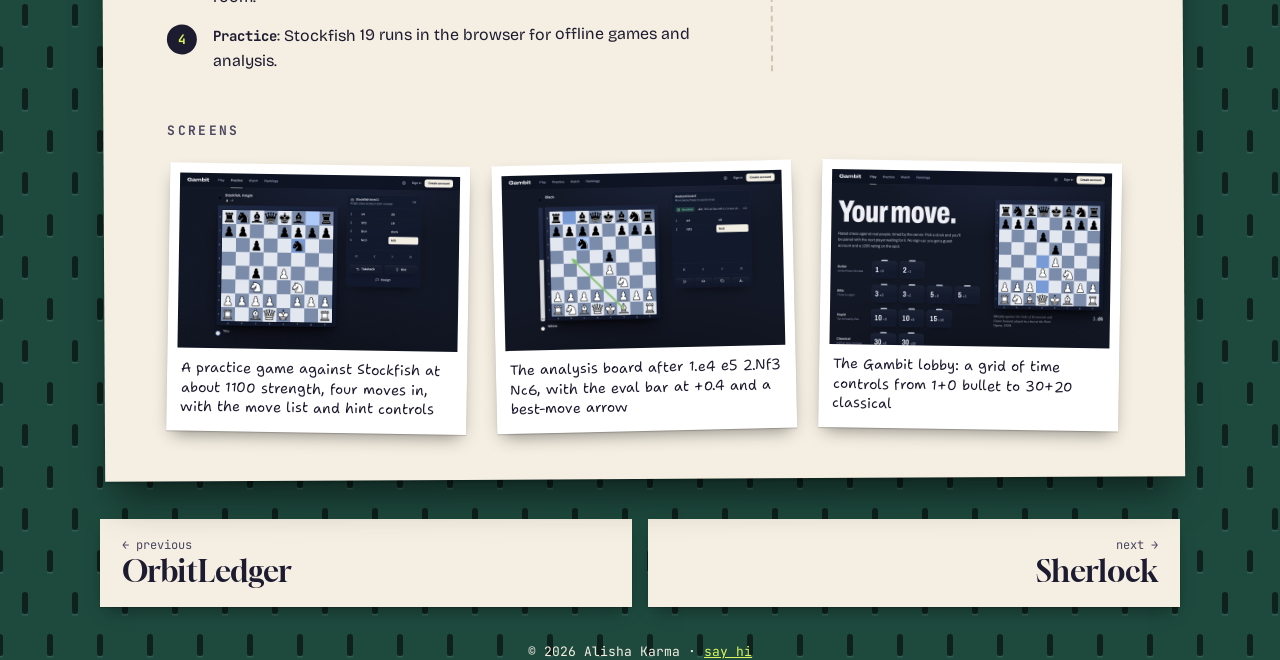
<file: projects/gambit/index.html>
<!doctype html>
<html lang="en">
<head>
  <meta charset="utf-8">
  <meta name="viewport" content="width=device-width, initial-scale=1">
  <title>Gambit — Alisha Karma</title>
  <meta name="description" content="Multiplayer chess with clocks the server keeps honest, plus offline play against Stockfish.">
  <link rel="icon" href="../../assets/icon.svg">
  <link rel="preconnect" href="https://fonts.googleapis.com">
  <link rel="preconnect" href="https://fonts.gstatic.com" crossorigin>
  <link href="https://fonts.googleapis.com/css2?family=Bricolage+Grotesque:opsz,wght@12..96,400..800&family=Gloock&family=JetBrains+Mono:wght@400..800&family=Shantell+Sans:wght,BNCE,INFM@300..800,-100..100,0..100&display=swap" rel="stylesheet">
  <link rel="stylesheet" href="../../styles.css">
  <link rel="stylesheet" href="../../project.css">
  <script>
    (() => { let t = null; try { t = JSON.parse(localStorage.getItem("desk:theme")); } catch {}
      document.documentElement.dataset.theme = t || (matchMedia("(prefers-color-scheme: dark)").matches ? "dark" : "light"); })();
  </script>
</head>
<body class="pp">
<header class="pp-bar">
  <a class="logo" href="../../">alisha<span>’s board</span></a>
  <nav aria-label="Site">
    <a href="../../#projects">← the board</a>
    <a href="../../projects/">all projects</a>
  </nav>
  <button type="button" class="switch" role="switch" aria-checked="false" data-toggle="theme"><span class="track" aria-hidden="true"></span>dark</button>
</header>
<main>
<article class="sheet-page" aria-labelledby="pp-title">
  <span class="pin" aria-hidden="true"></span>
  <p class="label-maker pp-tag">~/projects/gambit</p>
  <div class="pp-head">
    <h1 id="pp-title">Gambit</h1>
    <p class="pp-tagline">Multiplayer chess with clocks the server keeps honest, plus offline play against Stockfish.</p>
    <div class="pp-actions">
      <a class="btn primary" href="https://gambit-mocha.vercel.app" target="_blank" rel="noopener">Open the live site <span aria-hidden="true">↗</span></a>
      <a class="btn" href="https://github.com/codealisha99/chessandwhatever" target="_blank" rel="noopener">View the code <span aria-hidden="true">↗</span></a>
    </div>
  </div>
  <p class="pp-status"><span class="is-live">● live</span><span>TypeScript</span><span>github.com/codealisha99/chessandwhatever</span></p>

  <figure class="pp-tape" aria-label="Launch video">
    <div class="frame">
      <video preload="none" playsinline muted poster="../../assets/projects/gambit/shot-1.jpg" aria-label="A practice game against Stockfish on the live site: four opening moves, with the engine replying each time.">
        <source src="../../assets/projects/gambit/demo.webm" type='video/webm; codecs="vp9"'>
      </video>
      <button type="button" class="play" aria-label="Play the launch video: A practice game against Stockfish on the live site: four opening moves, with the engine replying each time."><span aria-hidden="true">▶</span></button>
    </div>
    <figcaption>A practice game against Stockfish on the live site: four opening moves, with the engine replying each time.</figcaption>
    <p class="fallback" hidden>Your browser can’t play this recording. <a href="https://gambit-mocha.vercel.app" target="_blank" rel="noopener">Try the live site ↗</a></p>
  </figure>

  <div class="pp-body">
    <div>
      <section class="pp-prose" aria-labelledby="pp-what"><h2 id="pp-what">What it is</h2><p>Gambit is chess for two people with a link. Start a game, send the private invite, and play on clocks that the server owns, so nobody&#39;s browser can fudge the time.</p><p>Games can be watched by spectators, rematched and chatted in. When you&#39;re alone, play offline against Stockfish 19 or open the analysis board.</p></section>
      <section aria-labelledby="pp-how"><h2 id="pp-how">How it works</h2><ol class="pp-steps"><li><span><b>Invite</b>: a private link drops your opponent straight into the game.</span></li><li><span><b>Play</b>: every move is validated on the server with chess.js, and the server-authoritative clocks are pushed over WebSockets.</span></li><li><span><b>Watch</b>: spectators follow live; rematches and chat keep the same room.</span></li><li><span><b>Practice</b>: Stockfish 19 runs in the browser for offline games and analysis.</span></li></ol></section>
    </div>
    <aside class="pp-aside">
      <section aria-labelledby="pp-stack"><h2 id="pp-stack">Built with</h2><ul class="pp-stack"><li>TypeScript</li><li>React 19</li><li>Vite</li><li>Tailwind v4</li><li>Node</li><li>WebSockets</li><li>chess.js</li><li>Neon Postgres</li><li>Redis</li></ul></section>
      <section class="pp-run" aria-labelledby="pp-run"><h2 id="pp-run">Run it yourself</h2><pre tabindex="0" aria-label="Commands to run Gambit"><code>npm run setup
npm run dev</code></pre>
        <p class="pp-note">From the project README. Recorded in offline practice mode. Online games need two players and a sign-in.</p></section>
    </aside>
  </div>

  <section class="pp-shots" aria-labelledby="pp-shots">
    <h2 id="pp-shots">Screens</h2>
    <figure class="pp-shot"><button type="button" aria-label="Enlarge: A practice game against Stockfish at about 1100 strength, four moves in, with the move list and hint controls"><img src="../../assets/projects/gambit/shot-1.jpg" data-full="../../assets/projects/gambit/shot-1.jpg" alt="A practice game against Stockfish at about 1100 strength, four moves in, with the move list and hint controls" loading="lazy" width="1280" height="800"></button><figcaption>A practice game against Stockfish at about 1100 strength, four moves in, with the move list and hint controls</figcaption></figure>
    <figure class="pp-shot"><button type="button" aria-label="Enlarge: The analysis board after 1.e4 e5 2.Nf3 Nc6, with the eval bar at +0.4 and a best-move arrow"><img src="../../assets/projects/gambit/shot-2.jpg" data-full="../../assets/projects/gambit/shot-2.jpg" alt="The analysis board after 1.e4 e5 2.Nf3 Nc6, with the eval bar at +0.4 and a best-move arrow" loading="lazy" width="1280" height="800"></button><figcaption>The analysis board after 1.e4 e5 2.Nf3 Nc6, with the eval bar at +0.4 and a best-move arrow</figcaption></figure>
    <figure class="pp-shot"><button type="button" aria-label="Enlarge: The Gambit lobby: a grid of time controls from 1+0 bullet to 30+20 classical"><img src="../../assets/projects/gambit/shot-3.jpg" data-full="../../assets/projects/gambit/shot-3.jpg" alt="The Gambit lobby: a grid of time controls from 1+0 bullet to 30+20 classical" loading="lazy" width="1280" height="800"></button><figcaption>The Gambit lobby: a grid of time controls from 1+0 bullet to 30+20 classical</figcaption></figure>
  </section>
</article>
<nav class="pp-more" aria-label="More projects">
  <a href="../orbit-ledger/"><small>← previous</small><b>OrbitLedger</b></a>
  <a href="../sherlock/"><small>next →</small><b>Sherlock</b></a>
</nav>
<p class="pp-foot">© 2026 Alisha Karma · <a href="../../#hi">say hi</a></p>
</main>
<dialog class="lightbox" aria-label="Screenshot"><form method="dialog" class="close"><button aria-label="Close">×</button></form><img alt=""><p></p></dialog>
<script src="../../project.js"></script>
</body>
</html>
</file>
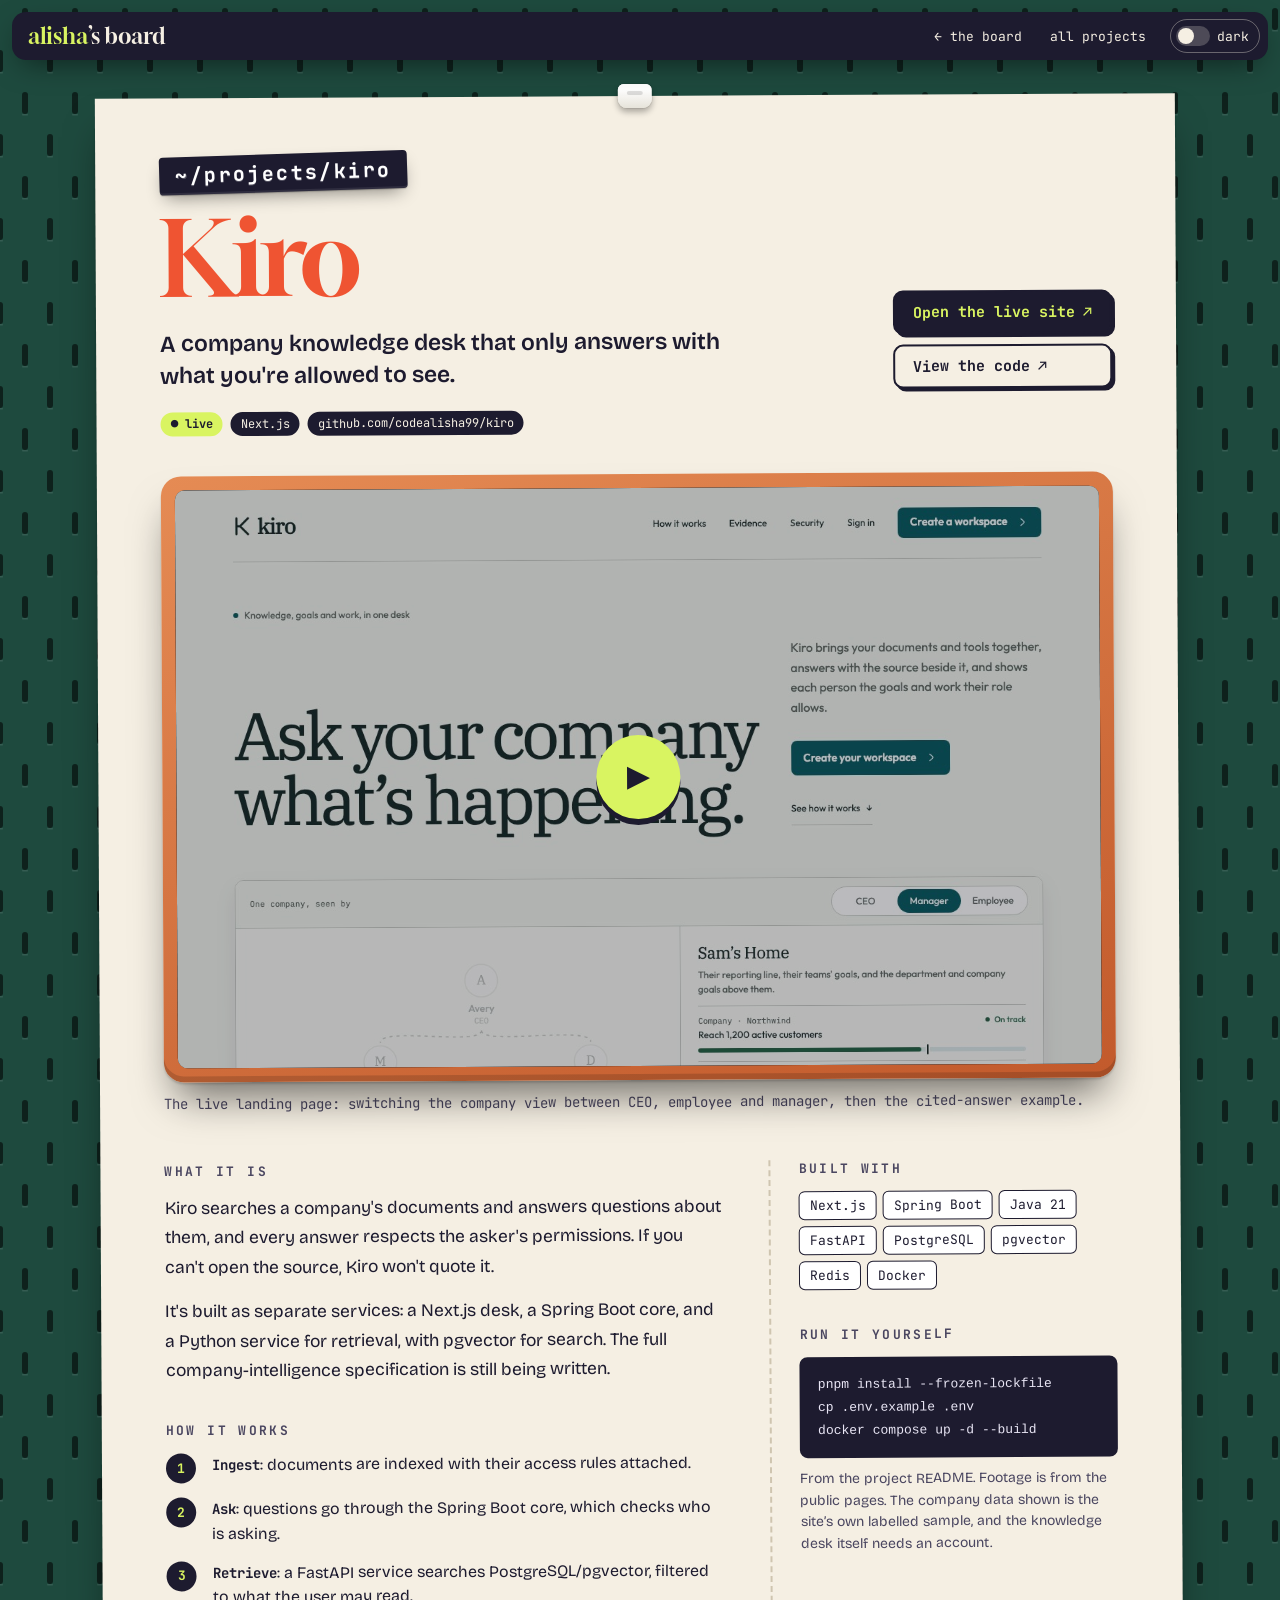
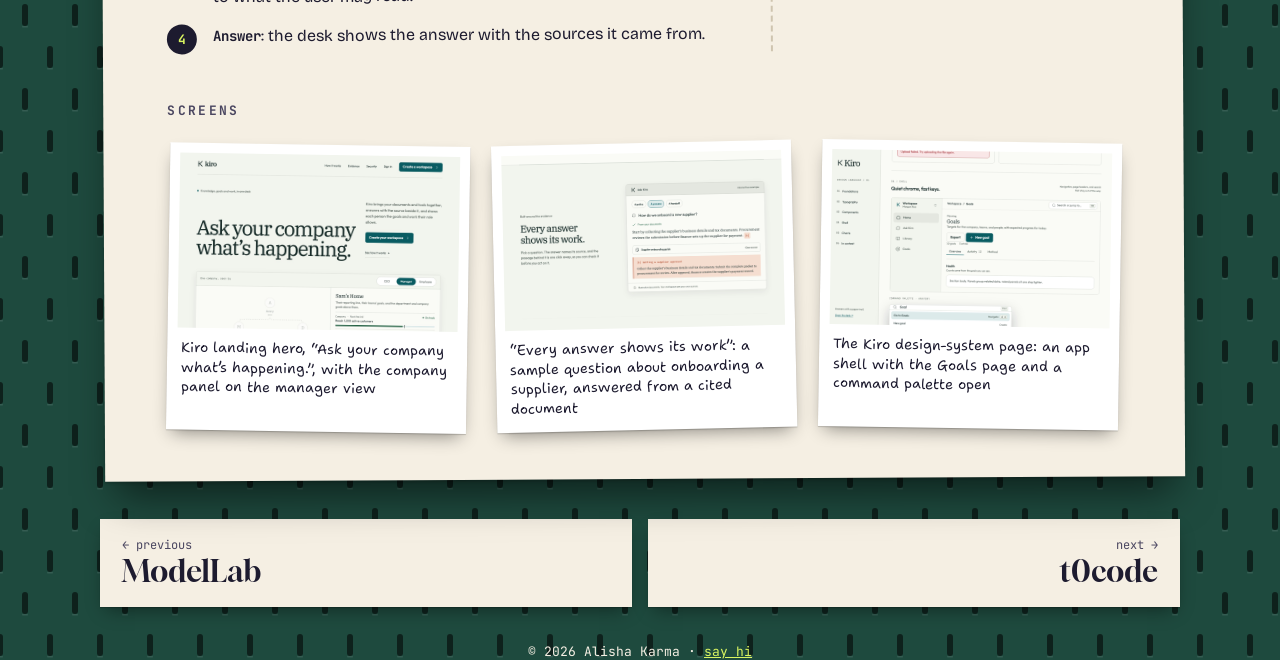
<file: projects/kiro/index.html>
<!doctype html>
<html lang="en">
<head>
  <meta charset="utf-8">
  <meta name="viewport" content="width=device-width, initial-scale=1">
  <title>Kiro — Alisha Karma</title>
  <meta name="description" content="A company knowledge desk that only answers with what you&#39;re allowed to see.">
  <link rel="icon" href="../../assets/icon.svg">
  <link rel="preconnect" href="https://fonts.googleapis.com">
  <link rel="preconnect" href="https://fonts.gstatic.com" crossorigin>
  <link href="https://fonts.googleapis.com/css2?family=Bricolage+Grotesque:opsz,wght@12..96,400..800&family=Gloock&family=JetBrains+Mono:wght@400..800&family=Shantell+Sans:wght,BNCE,INFM@300..800,-100..100,0..100&display=swap" rel="stylesheet">
  <link rel="stylesheet" href="../../styles.css">
  <link rel="stylesheet" href="../../project.css">
  <script>
    (() => { let t = null; try { t = JSON.parse(localStorage.getItem("desk:theme")); } catch {}
      document.documentElement.dataset.theme = t || (matchMedia("(prefers-color-scheme: dark)").matches ? "dark" : "light"); })();
  </script>
</head>
<body class="pp">
<header class="pp-bar">
  <a class="logo" href="../../">alisha<span>’s board</span></a>
  <nav aria-label="Site">
    <a href="../../#projects">← the board</a>
    <a href="../../projects/">all projects</a>
  </nav>
  <button type="button" class="switch" role="switch" aria-checked="false" data-toggle="theme"><span class="track" aria-hidden="true"></span>dark</button>
</header>
<main>
<article class="sheet-page" aria-labelledby="pp-title">
  <span class="pin" aria-hidden="true"></span>
  <p class="label-maker pp-tag">~/projects/kiro</p>
  <div class="pp-head">
    <h1 id="pp-title">Kiro</h1>
    <p class="pp-tagline">A company knowledge desk that only answers with what you&#39;re allowed to see.</p>
    <div class="pp-actions">
      <a class="btn primary" href="https://kiro-orpin-iota.vercel.app" target="_blank" rel="noopener">Open the live site <span aria-hidden="true">↗</span></a>
      <a class="btn" href="https://github.com/codealisha99/kiro" target="_blank" rel="noopener">View the code <span aria-hidden="true">↗</span></a>
    </div>
  </div>
  <p class="pp-status"><span class="is-live">● live</span><span>Next.js</span><span>github.com/codealisha99/kiro</span></p>

  <figure class="pp-tape" aria-label="Launch video">
    <div class="frame">
      <video preload="none" playsinline muted poster="../../assets/projects/kiro/shot-1.jpg" aria-label="The live landing page: switching the company view between CEO, employee and manager, then the cited-answer example.">
        <source src="../../assets/projects/kiro/demo.webm" type='video/webm; codecs="vp9"'>
      </video>
      <button type="button" class="play" aria-label="Play the launch video: The live landing page: switching the company view between CEO, employee and manager, then the cited-answer example."><span aria-hidden="true">▶</span></button>
    </div>
    <figcaption>The live landing page: switching the company view between CEO, employee and manager, then the cited-answer example.</figcaption>
    <p class="fallback" hidden>Your browser can’t play this recording. <a href="https://kiro-orpin-iota.vercel.app" target="_blank" rel="noopener">Try the live site ↗</a></p>
  </figure>

  <div class="pp-body">
    <div>
      <section class="pp-prose" aria-labelledby="pp-what"><h2 id="pp-what">What it is</h2><p>Kiro searches a company&#39;s documents and answers questions about them, and every answer respects the asker&#39;s permissions. If you can&#39;t open the source, Kiro won&#39;t quote it.</p><p>It&#39;s built as separate services: a Next.js desk, a Spring Boot core, and a Python service for retrieval, with pgvector for search. The full company-intelligence specification is still being written.</p></section>
      <section aria-labelledby="pp-how"><h2 id="pp-how">How it works</h2><ol class="pp-steps"><li><span><b>Ingest</b>: documents are indexed with their access rules attached.</span></li><li><span><b>Ask</b>: questions go through the Spring Boot core, which checks who is asking.</span></li><li><span><b>Retrieve</b>: a FastAPI service searches PostgreSQL/pgvector, filtered to what the user may read.</span></li><li><span><b>Answer</b>: the desk shows the answer with the sources it came from.</span></li></ol></section>
    </div>
    <aside class="pp-aside">
      <section aria-labelledby="pp-stack"><h2 id="pp-stack">Built with</h2><ul class="pp-stack"><li>Next.js</li><li>Spring Boot</li><li>Java 21</li><li>FastAPI</li><li>PostgreSQL</li><li>pgvector</li><li>Redis</li><li>Docker</li></ul></section>
      <section class="pp-run" aria-labelledby="pp-run"><h2 id="pp-run">Run it yourself</h2><pre tabindex="0" aria-label="Commands to run Kiro"><code>pnpm install --frozen-lockfile
cp .env.example .env
docker compose up -d --build</code></pre>
        <p class="pp-note">From the project README. Footage is from the public pages. The company data shown is the site’s own labelled sample, and the knowledge desk itself needs an account.</p></section>
    </aside>
  </div>

  <section class="pp-shots" aria-labelledby="pp-shots">
    <h2 id="pp-shots">Screens</h2>
    <figure class="pp-shot"><button type="button" aria-label="Enlarge: Kiro landing hero, “Ask your company what’s happening.”, with the company panel on the manager view"><img src="../../assets/projects/kiro/shot-1.jpg" data-full="../../assets/projects/kiro/shot-1.jpg" alt="Kiro landing hero, “Ask your company what’s happening.”, with the company panel on the manager view" loading="lazy" width="1280" height="800"></button><figcaption>Kiro landing hero, “Ask your company what’s happening.”, with the company panel on the manager view</figcaption></figure>
    <figure class="pp-shot"><button type="button" aria-label="Enlarge: “Every answer shows its work”: a sample question about onboarding a supplier, answered from a cited document"><img src="../../assets/projects/kiro/shot-2.jpg" data-full="../../assets/projects/kiro/shot-2.jpg" alt="“Every answer shows its work”: a sample question about onboarding a supplier, answered from a cited document" loading="lazy" width="1280" height="800"></button><figcaption>“Every answer shows its work”: a sample question about onboarding a supplier, answered from a cited document</figcaption></figure>
    <figure class="pp-shot"><button type="button" aria-label="Enlarge: The Kiro design-system page: an app shell with the Goals page and a command palette open"><img src="../../assets/projects/kiro/shot-3.jpg" data-full="../../assets/projects/kiro/shot-3.jpg" alt="The Kiro design-system page: an app shell with the Goals page and a command palette open" loading="lazy" width="1280" height="800"></button><figcaption>The Kiro design-system page: an app shell with the Goals page and a command palette open</figcaption></figure>
  </section>
</article>
<nav class="pp-more" aria-label="More projects">
  <a href="../modellab/"><small>← previous</small><b>ModelLab</b></a>
  <a href="../t0code/"><small>next →</small><b>t0code</b></a>
</nav>
<p class="pp-foot">© 2026 Alisha Karma · <a href="../../#hi">say hi</a></p>
</main>
<dialog class="lightbox" aria-label="Screenshot"><form method="dialog" class="close"><button aria-label="Close">×</button></form><img alt=""><p></p></dialog>
<script src="../../project.js"></script>
</body>
</html>
</file>
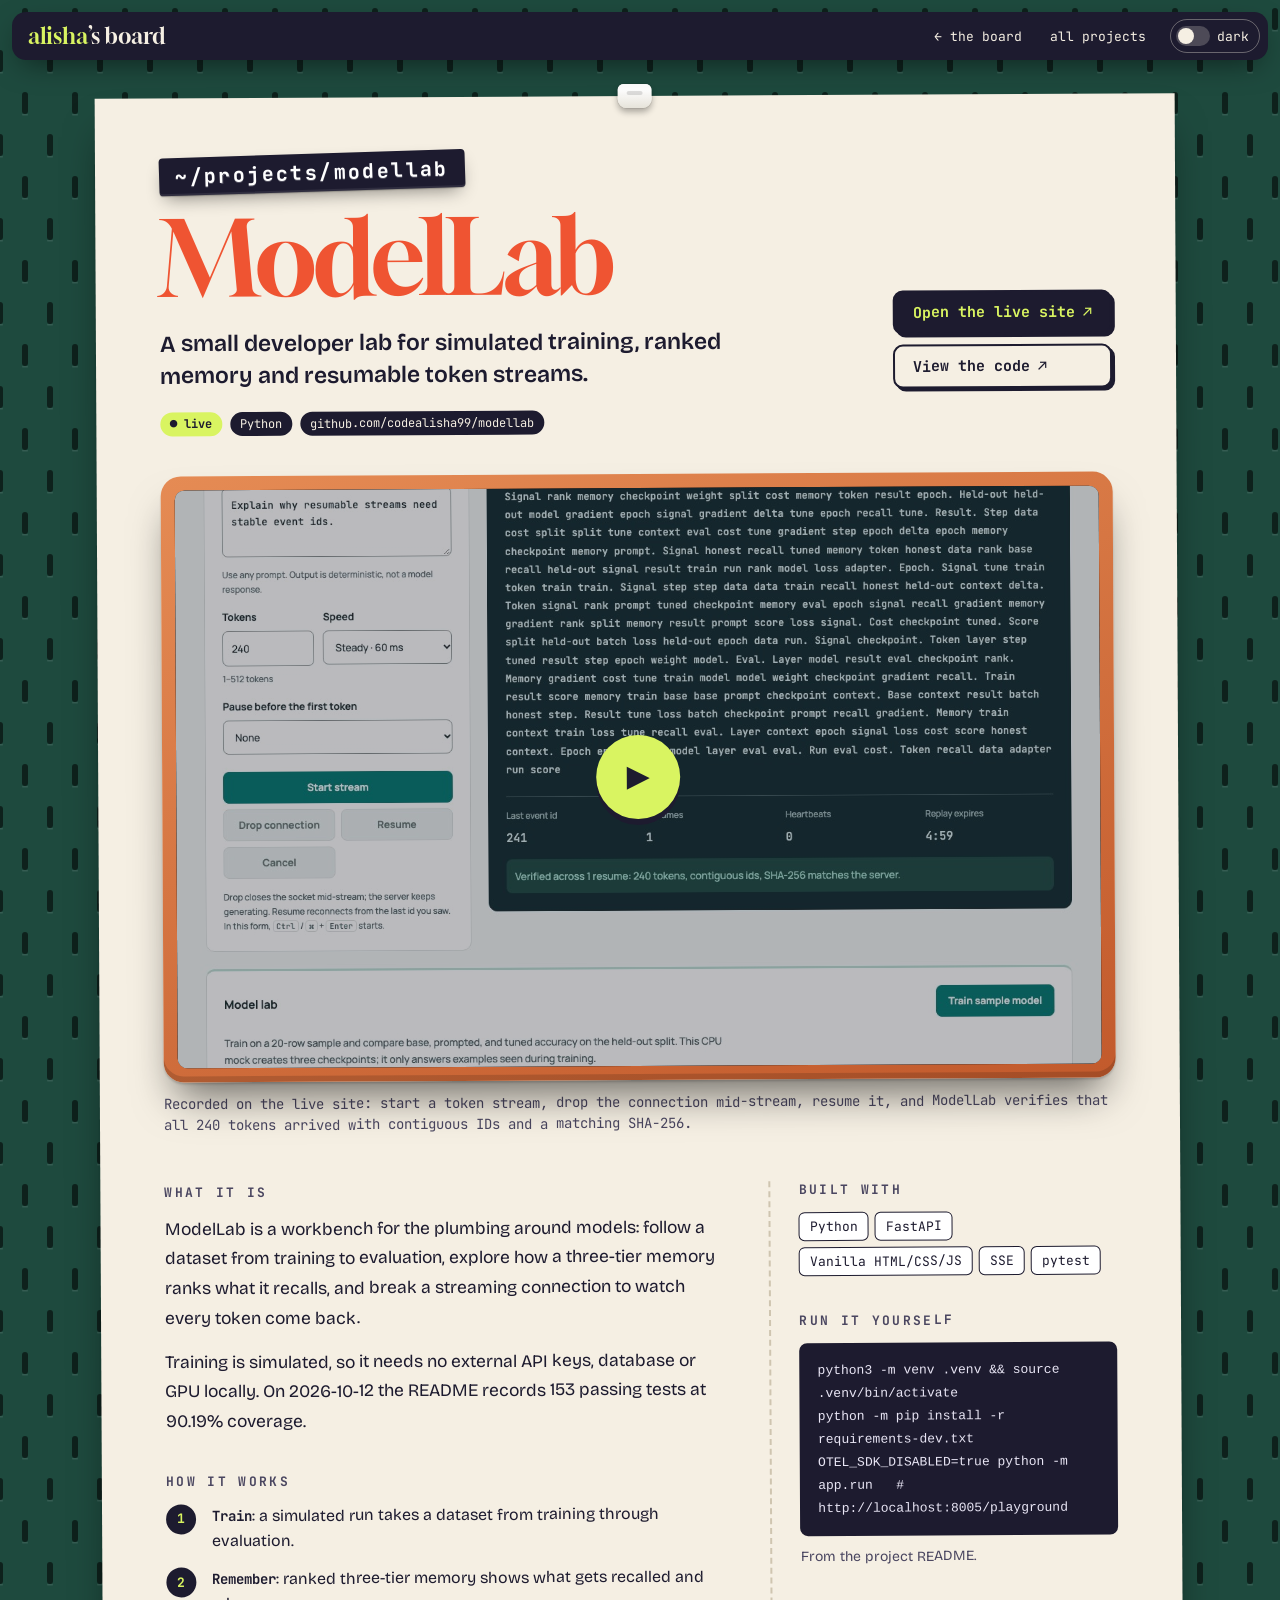
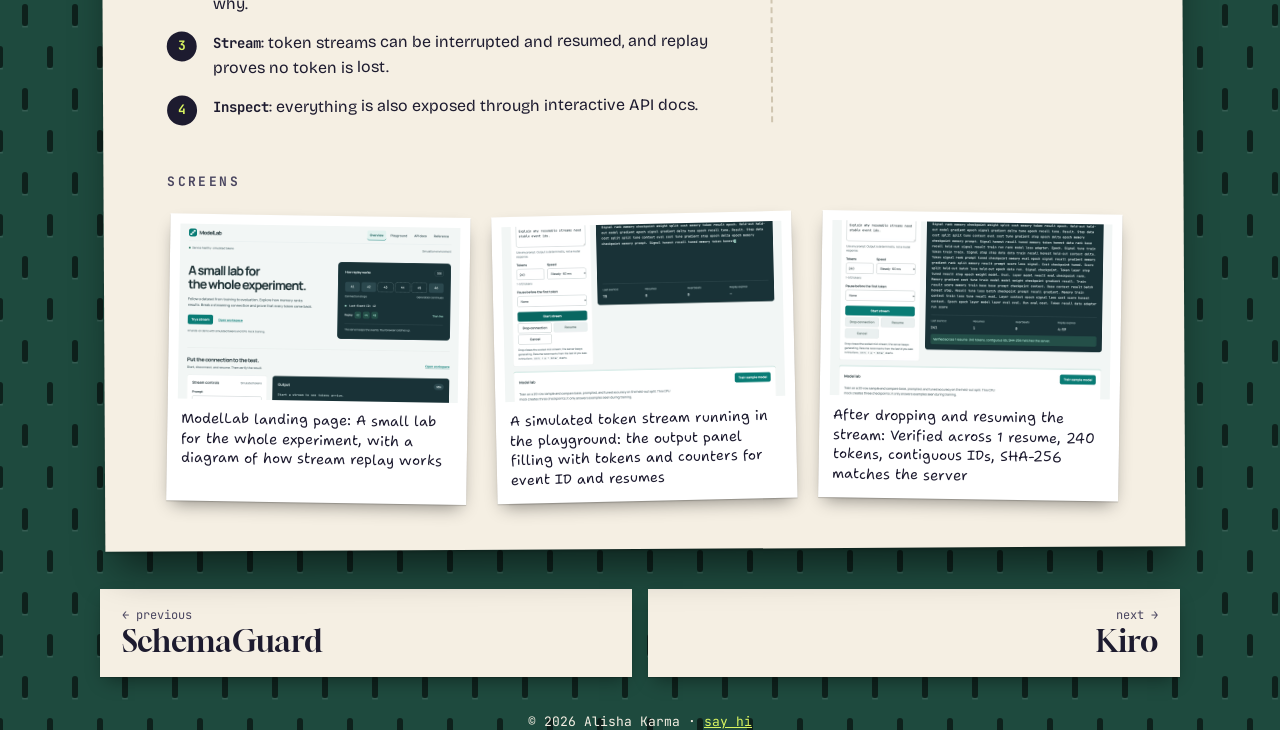
<file: projects/modellab/index.html>
<!doctype html>
<html lang="en">
<head>
  <meta charset="utf-8">
  <meta name="viewport" content="width=device-width, initial-scale=1">
  <title>ModelLab — Alisha Karma</title>
  <meta name="description" content="A small developer lab for simulated training, ranked memory and resumable token streams.">
  <link rel="icon" href="../../assets/icon.svg">
  <link rel="preconnect" href="https://fonts.googleapis.com">
  <link rel="preconnect" href="https://fonts.gstatic.com" crossorigin>
  <link href="https://fonts.googleapis.com/css2?family=Bricolage+Grotesque:opsz,wght@12..96,400..800&family=Gloock&family=JetBrains+Mono:wght@400..800&family=Shantell+Sans:wght,BNCE,INFM@300..800,-100..100,0..100&display=swap" rel="stylesheet">
  <link rel="stylesheet" href="../../styles.css">
  <link rel="stylesheet" href="../../project.css">
  <script>
    (() => { let t = null; try { t = JSON.parse(localStorage.getItem("desk:theme")); } catch {}
      document.documentElement.dataset.theme = t || (matchMedia("(prefers-color-scheme: dark)").matches ? "dark" : "light"); })();
  </script>
</head>
<body class="pp">
<header class="pp-bar">
  <a class="logo" href="../../">alisha<span>’s board</span></a>
  <nav aria-label="Site">
    <a href="../../#projects">← the board</a>
    <a href="../../projects/">all projects</a>
  </nav>
  <button type="button" class="switch" role="switch" aria-checked="false" data-toggle="theme"><span class="track" aria-hidden="true"></span>dark</button>
</header>
<main>
<article class="sheet-page" aria-labelledby="pp-title">
  <span class="pin" aria-hidden="true"></span>
  <p class="label-maker pp-tag">~/projects/modellab</p>
  <div class="pp-head">
    <h1 id="pp-title">ModelLab</h1>
    <p class="pp-tagline">A small developer lab for simulated training, ranked memory and resumable token streams.</p>
    <div class="pp-actions">
      <a class="btn primary" href="https://modellab-nine.vercel.app" target="_blank" rel="noopener">Open the live site <span aria-hidden="true">↗</span></a>
      <a class="btn" href="https://github.com/codealisha99/modellab" target="_blank" rel="noopener">View the code <span aria-hidden="true">↗</span></a>
    </div>
  </div>
  <p class="pp-status"><span class="is-live">● live</span><span>Python</span><span>github.com/codealisha99/modellab</span></p>

  <figure class="pp-tape" aria-label="Launch video">
    <div class="frame">
      <video preload="none" playsinline muted poster="../../assets/projects/modellab/shot-3.jpg" aria-label="Recorded on the live site: start a token stream, drop the connection mid-stream, resume it, and ModelLab verifies that all 240 tokens arrived with contiguous IDs and a matching SHA-256.">
        <source src="../../assets/projects/modellab/demo.webm" type='video/webm; codecs="vp9"'>
      </video>
      <button type="button" class="play" aria-label="Play the launch video: Recorded on the live site: start a token stream, drop the connection mid-stream, resume it, and ModelLab verifies that all 240 tokens arrived with contiguous IDs and a matching SHA-256."><span aria-hidden="true">▶</span></button>
    </div>
    <figcaption>Recorded on the live site: start a token stream, drop the connection mid-stream, resume it, and ModelLab verifies that all 240 tokens arrived with contiguous IDs and a matching SHA-256.</figcaption>
    <p class="fallback" hidden>Your browser can’t play this recording. <a href="https://modellab-nine.vercel.app" target="_blank" rel="noopener">Try the live site ↗</a></p>
  </figure>

  <div class="pp-body">
    <div>
      <section class="pp-prose" aria-labelledby="pp-what"><h2 id="pp-what">What it is</h2><p>ModelLab is a workbench for the plumbing around models: follow a dataset from training to evaluation, explore how a three-tier memory ranks what it recalls, and break a streaming connection to watch every token come back.</p><p>Training is simulated, so it needs no external API keys, database or GPU locally. On 2026-10-12 the README records 153 passing tests at 90.19% coverage.</p></section>
      <section aria-labelledby="pp-how"><h2 id="pp-how">How it works</h2><ol class="pp-steps"><li><span><b>Train</b>: a simulated run takes a dataset from training through evaluation.</span></li><li><span><b>Remember</b>: ranked three-tier memory shows what gets recalled and why.</span></li><li><span><b>Stream</b>: token streams can be interrupted and resumed, and replay proves no token is lost.</span></li><li><span><b>Inspect</b>: everything is also exposed through interactive API docs.</span></li></ol></section>
    </div>
    <aside class="pp-aside">
      <section aria-labelledby="pp-stack"><h2 id="pp-stack">Built with</h2><ul class="pp-stack"><li>Python</li><li>FastAPI</li><li>Vanilla HTML/CSS/JS</li><li>SSE</li><li>pytest</li></ul></section>
      <section class="pp-run" aria-labelledby="pp-run"><h2 id="pp-run">Run it yourself</h2><pre tabindex="0" aria-label="Commands to run ModelLab"><code>python3 -m venv .venv &amp;&amp; source .venv/bin/activate
python -m pip install -r requirements-dev.txt
OTEL_SDK_DISABLED=true python -m app.run   # http://localhost:8005/playground</code></pre>
        <p class="pp-note">From the project README. </p></section>
    </aside>
  </div>

  <section class="pp-shots" aria-labelledby="pp-shots">
    <h2 id="pp-shots">Screens</h2>
    <figure class="pp-shot"><button type="button" aria-label="Enlarge: ModelLab landing page: A small lab for the whole experiment, with a diagram of how stream replay works"><img src="../../assets/projects/modellab/shot-1.jpg" data-full="../../assets/projects/modellab/shot-1.jpg" alt="ModelLab landing page: A small lab for the whole experiment, with a diagram of how stream replay works" loading="lazy" width="1280" height="800"></button><figcaption>ModelLab landing page: A small lab for the whole experiment, with a diagram of how stream replay works</figcaption></figure>
    <figure class="pp-shot"><button type="button" aria-label="Enlarge: A simulated token stream running in the playground: the output panel filling with tokens and counters for event ID and resumes"><img src="../../assets/projects/modellab/shot-2.jpg" data-full="../../assets/projects/modellab/shot-2.jpg" alt="A simulated token stream running in the playground: the output panel filling with tokens and counters for event ID and resumes" loading="lazy" width="1280" height="800"></button><figcaption>A simulated token stream running in the playground: the output panel filling with tokens and counters for event ID and resumes</figcaption></figure>
    <figure class="pp-shot"><button type="button" aria-label="Enlarge: After dropping and resuming the stream: Verified across 1 resume, 240 tokens, contiguous IDs, SHA-256 matches the server"><img src="../../assets/projects/modellab/shot-3.jpg" data-full="../../assets/projects/modellab/shot-3.jpg" alt="After dropping and resuming the stream: Verified across 1 resume, 240 tokens, contiguous IDs, SHA-256 matches the server" loading="lazy" width="1280" height="800"></button><figcaption>After dropping and resuming the stream: Verified across 1 resume, 240 tokens, contiguous IDs, SHA-256 matches the server</figcaption></figure>
  </section>
</article>
<nav class="pp-more" aria-label="More projects">
  <a href="../schemaguard/"><small>← previous</small><b>SchemaGuard</b></a>
  <a href="../kiro/"><small>next →</small><b>Kiro</b></a>
</nav>
<p class="pp-foot">© 2026 Alisha Karma · <a href="../../#hi">say hi</a></p>
</main>
<dialog class="lightbox" aria-label="Screenshot"><form method="dialog" class="close"><button aria-label="Close">×</button></form><img alt=""><p></p></dialog>
<script src="../../project.js"></script>
</body>
</html>
</file>
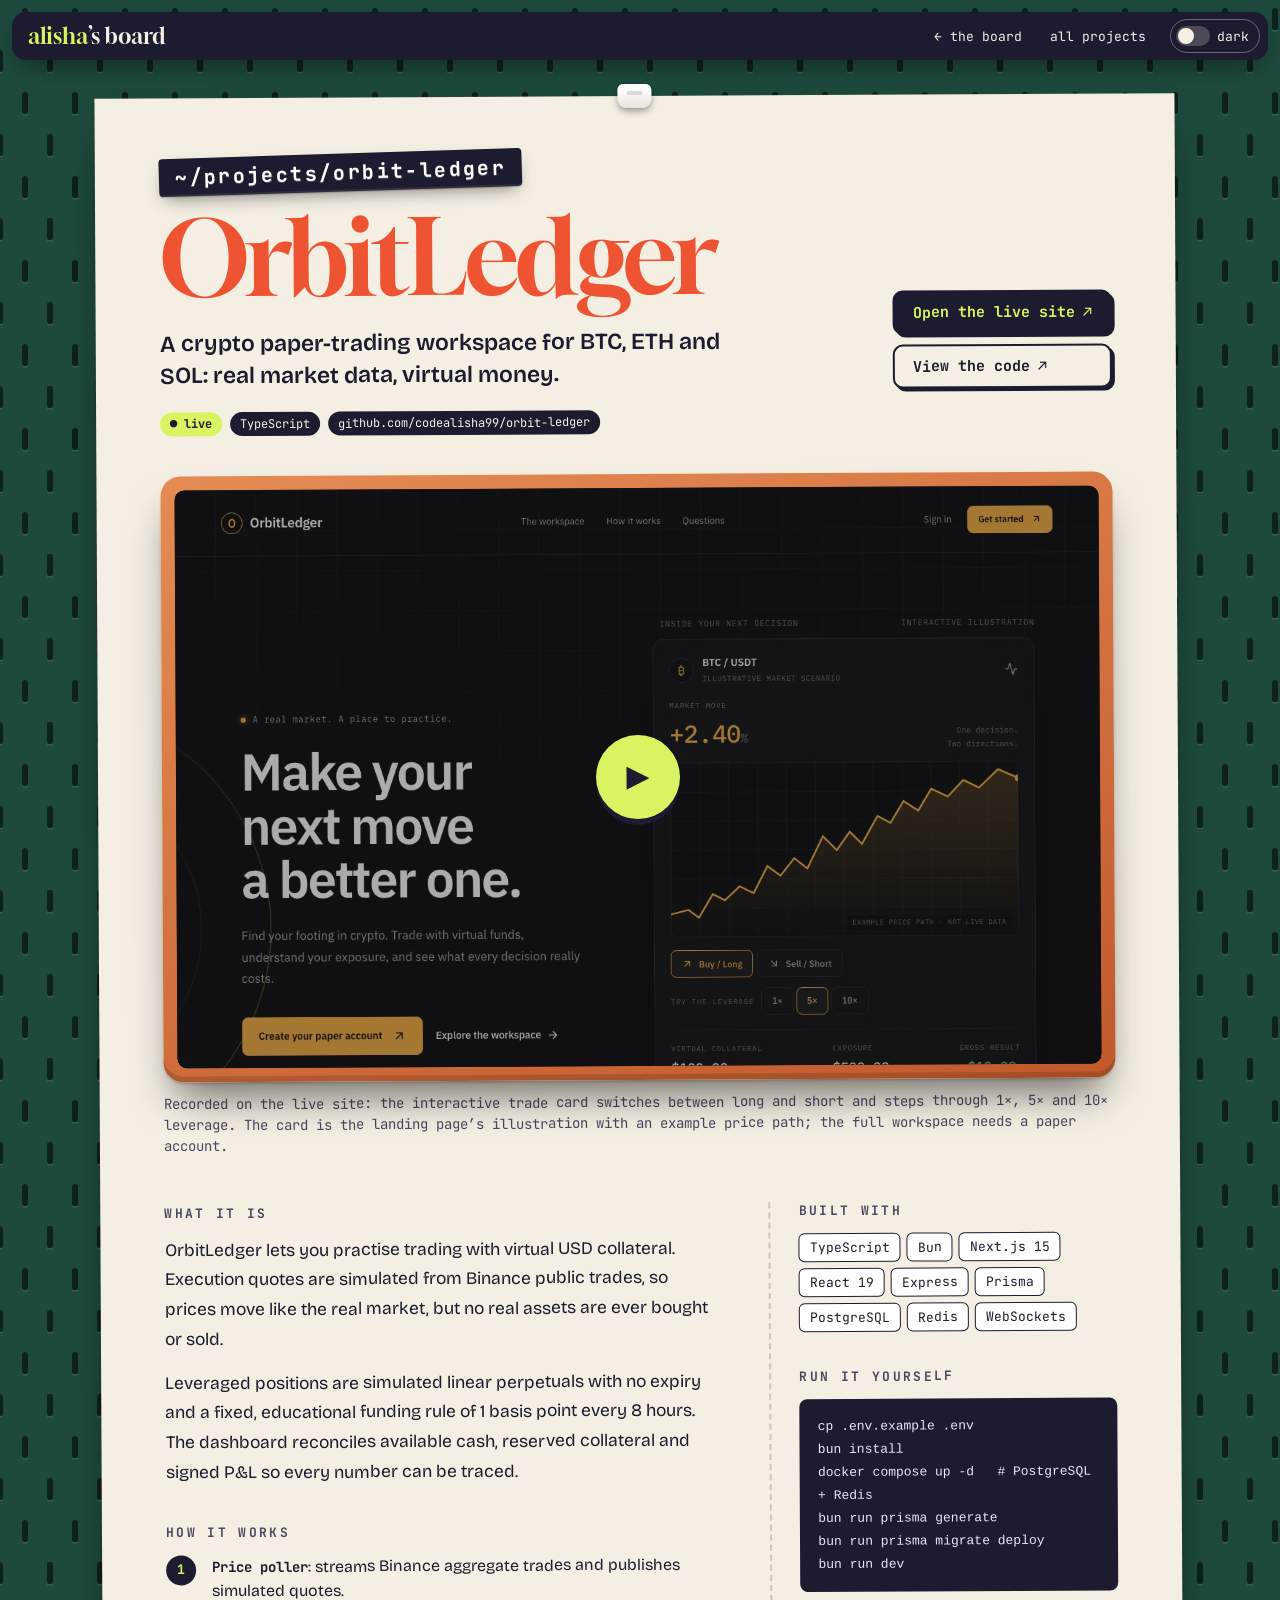
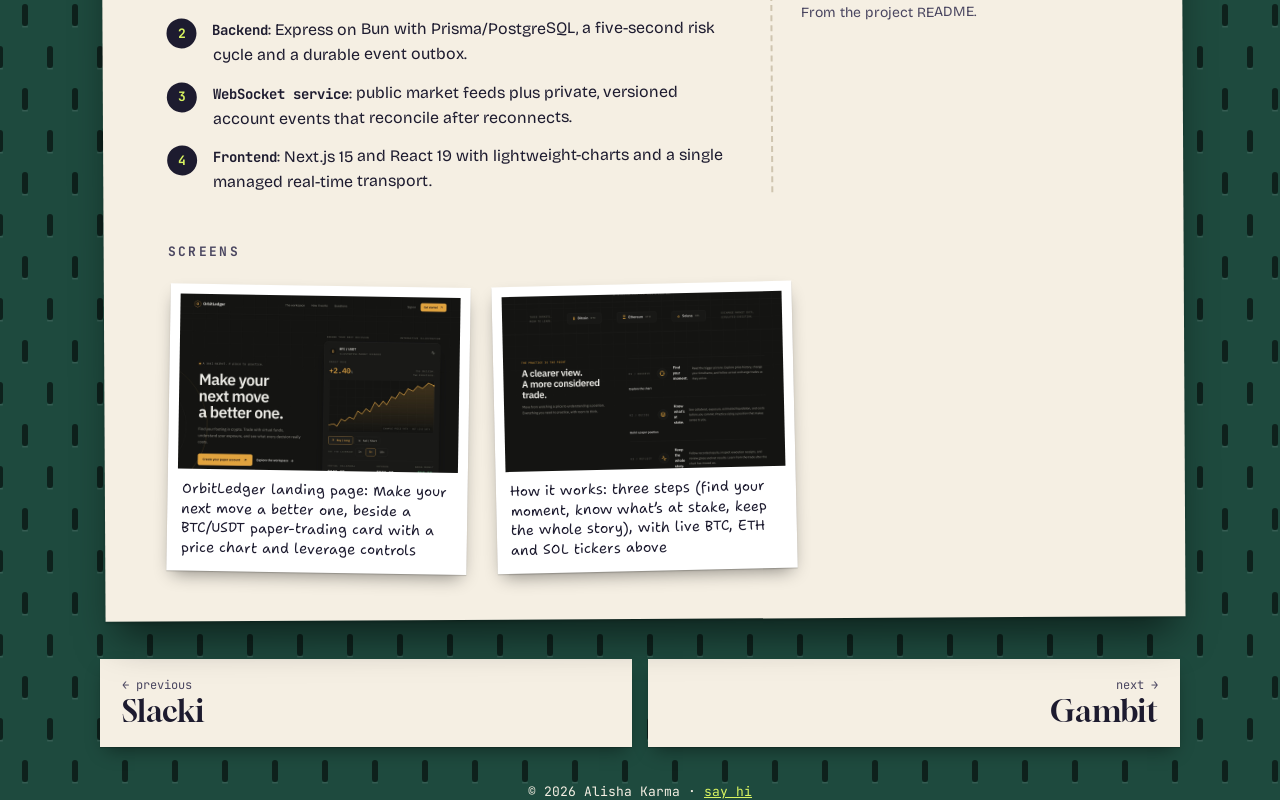
<file: projects/orbit-ledger/index.html>
<!doctype html>
<html lang="en">
<head>
  <meta charset="utf-8">
  <meta name="viewport" content="width=device-width, initial-scale=1">
  <title>OrbitLedger — Alisha Karma</title>
  <meta name="description" content="A crypto paper-trading workspace for BTC, ETH and SOL: real market data, virtual money.">
  <link rel="icon" href="../../assets/icon.svg">
  <link rel="preconnect" href="https://fonts.googleapis.com">
  <link rel="preconnect" href="https://fonts.gstatic.com" crossorigin>
  <link href="https://fonts.googleapis.com/css2?family=Bricolage+Grotesque:opsz,wght@12..96,400..800&family=Gloock&family=JetBrains+Mono:wght@400..800&family=Shantell+Sans:wght,BNCE,INFM@300..800,-100..100,0..100&display=swap" rel="stylesheet">
  <link rel="stylesheet" href="../../styles.css">
  <link rel="stylesheet" href="../../project.css">
  <script>
    (() => { let t = null; try { t = JSON.parse(localStorage.getItem("desk:theme")); } catch {}
      document.documentElement.dataset.theme = t || (matchMedia("(prefers-color-scheme: dark)").matches ? "dark" : "light"); })();
  </script>
</head>
<body class="pp">
<header class="pp-bar">
  <a class="logo" href="../../">alisha<span>’s board</span></a>
  <nav aria-label="Site">
    <a href="../../#projects">← the board</a>
    <a href="../../projects/">all projects</a>
  </nav>
  <button type="button" class="switch" role="switch" aria-checked="false" data-toggle="theme"><span class="track" aria-hidden="true"></span>dark</button>
</header>
<main>
<article class="sheet-page" aria-labelledby="pp-title">
  <span class="pin" aria-hidden="true"></span>
  <p class="label-maker pp-tag">~/projects/orbit-ledger</p>
  <div class="pp-head">
    <h1 id="pp-title">OrbitLedger</h1>
    <p class="pp-tagline">A crypto paper-trading workspace for BTC, ETH and SOL: real market data, virtual money.</p>
    <div class="pp-actions">
      <a class="btn primary" href="https://orbit-ledger-web.vercel.app" target="_blank" rel="noopener">Open the live site <span aria-hidden="true">↗</span></a>
      <a class="btn" href="https://github.com/codealisha99/orbit-ledger" target="_blank" rel="noopener">View the code <span aria-hidden="true">↗</span></a>
    </div>
  </div>
  <p class="pp-status"><span class="is-live">● live</span><span>TypeScript</span><span>github.com/codealisha99/orbit-ledger</span></p>

  <figure class="pp-tape" aria-label="Launch video">
    <div class="frame">
      <video preload="none" playsinline muted poster="../../assets/projects/orbit-ledger/shot-1.jpg" aria-label="Recorded on the live site: the interactive trade card switches between long and short and steps through 1×, 5× and 10× leverage. The card is the landing page’s illustration with an example price path; the full workspace needs a paper account.">
        <source src="../../assets/projects/orbit-ledger/demo.webm" type='video/webm; codecs="vp9"'>
      </video>
      <button type="button" class="play" aria-label="Play the launch video: Recorded on the live site: the interactive trade card switches between long and short and steps through 1×, 5× and 10× leverage. The card is the landing page’s illustration with an example price path; the full workspace needs a paper account."><span aria-hidden="true">▶</span></button>
    </div>
    <figcaption>Recorded on the live site: the interactive trade card switches between long and short and steps through 1×, 5× and 10× leverage. The card is the landing page’s illustration with an example price path; the full workspace needs a paper account.</figcaption>
    <p class="fallback" hidden>Your browser can’t play this recording. <a href="https://orbit-ledger-web.vercel.app" target="_blank" rel="noopener">Try the live site ↗</a></p>
  </figure>

  <div class="pp-body">
    <div>
      <section class="pp-prose" aria-labelledby="pp-what"><h2 id="pp-what">What it is</h2><p>OrbitLedger lets you practise trading with virtual USD collateral. Execution quotes are simulated from Binance public trades, so prices move like the real market, but no real assets are ever bought or sold.</p><p>Leveraged positions are simulated linear perpetuals with no expiry and a fixed, educational funding rule of 1 basis point every 8 hours. The dashboard reconciles available cash, reserved collateral and signed P&amp;L so every number can be traced.</p></section>
      <section aria-labelledby="pp-how"><h2 id="pp-how">How it works</h2><ol class="pp-steps"><li><span><b>Price poller</b>: streams Binance aggregate trades and publishes simulated quotes.</span></li><li><span><b>Backend</b>: Express on Bun with Prisma/PostgreSQL, a five-second risk cycle and a durable event outbox.</span></li><li><span><b>WebSocket service</b>: public market feeds plus private, versioned account events that reconcile after reconnects.</span></li><li><span><b>Frontend</b>: Next.js 15 and React 19 with lightweight-charts and a single managed real-time transport.</span></li></ol></section>
    </div>
    <aside class="pp-aside">
      <section aria-labelledby="pp-stack"><h2 id="pp-stack">Built with</h2><ul class="pp-stack"><li>TypeScript</li><li>Bun</li><li>Next.js 15</li><li>React 19</li><li>Express</li><li>Prisma</li><li>PostgreSQL</li><li>Redis</li><li>WebSockets</li></ul></section>
      <section class="pp-run" aria-labelledby="pp-run"><h2 id="pp-run">Run it yourself</h2><pre tabindex="0" aria-label="Commands to run OrbitLedger"><code>cp .env.example .env
bun install
docker compose up -d   # PostgreSQL + Redis
bun run prisma generate
bun run prisma migrate deploy
bun run dev</code></pre>
        <p class="pp-note">From the project README. </p></section>
    </aside>
  </div>

  <section class="pp-shots" aria-labelledby="pp-shots">
    <h2 id="pp-shots">Screens</h2>
    <figure class="pp-shot"><button type="button" aria-label="Enlarge: OrbitLedger landing page: Make your next move a better one, beside a BTC/USDT paper-trading card with a price chart and leverage controls"><img src="../../assets/projects/orbit-ledger/shot-1.jpg" data-full="../../assets/projects/orbit-ledger/shot-1.jpg" alt="OrbitLedger landing page: Make your next move a better one, beside a BTC/USDT paper-trading card with a price chart and leverage controls" loading="lazy" width="1280" height="800"></button><figcaption>OrbitLedger landing page: Make your next move a better one, beside a BTC/USDT paper-trading card with a price chart and leverage controls</figcaption></figure>
    <figure class="pp-shot"><button type="button" aria-label="Enlarge: How it works: three steps (find your moment, know what’s at stake, keep the whole story), with live BTC, ETH and SOL tickers above"><img src="../../assets/projects/orbit-ledger/shot-2.jpg" data-full="../../assets/projects/orbit-ledger/shot-2.jpg" alt="How it works: three steps (find your moment, know what’s at stake, keep the whole story), with live BTC, ETH and SOL tickers above" loading="lazy" width="1280" height="800"></button><figcaption>How it works: three steps (find your moment, know what’s at stake, keep the whole story), with live BTC, ETH and SOL tickers above</figcaption></figure>
  </section>
</article>
<nav class="pp-more" aria-label="More projects">
  <a href="../slacki/"><small>← previous</small><b>Slacki</b></a>
  <a href="../gambit/"><small>next →</small><b>Gambit</b></a>
</nav>
<p class="pp-foot">© 2026 Alisha Karma · <a href="../../#hi">say hi</a></p>
</main>
<dialog class="lightbox" aria-label="Screenshot"><form method="dialog" class="close"><button aria-label="Close">×</button></form><img alt=""><p></p></dialog>
<script src="../../project.js"></script>
</body>
</html>
</file>
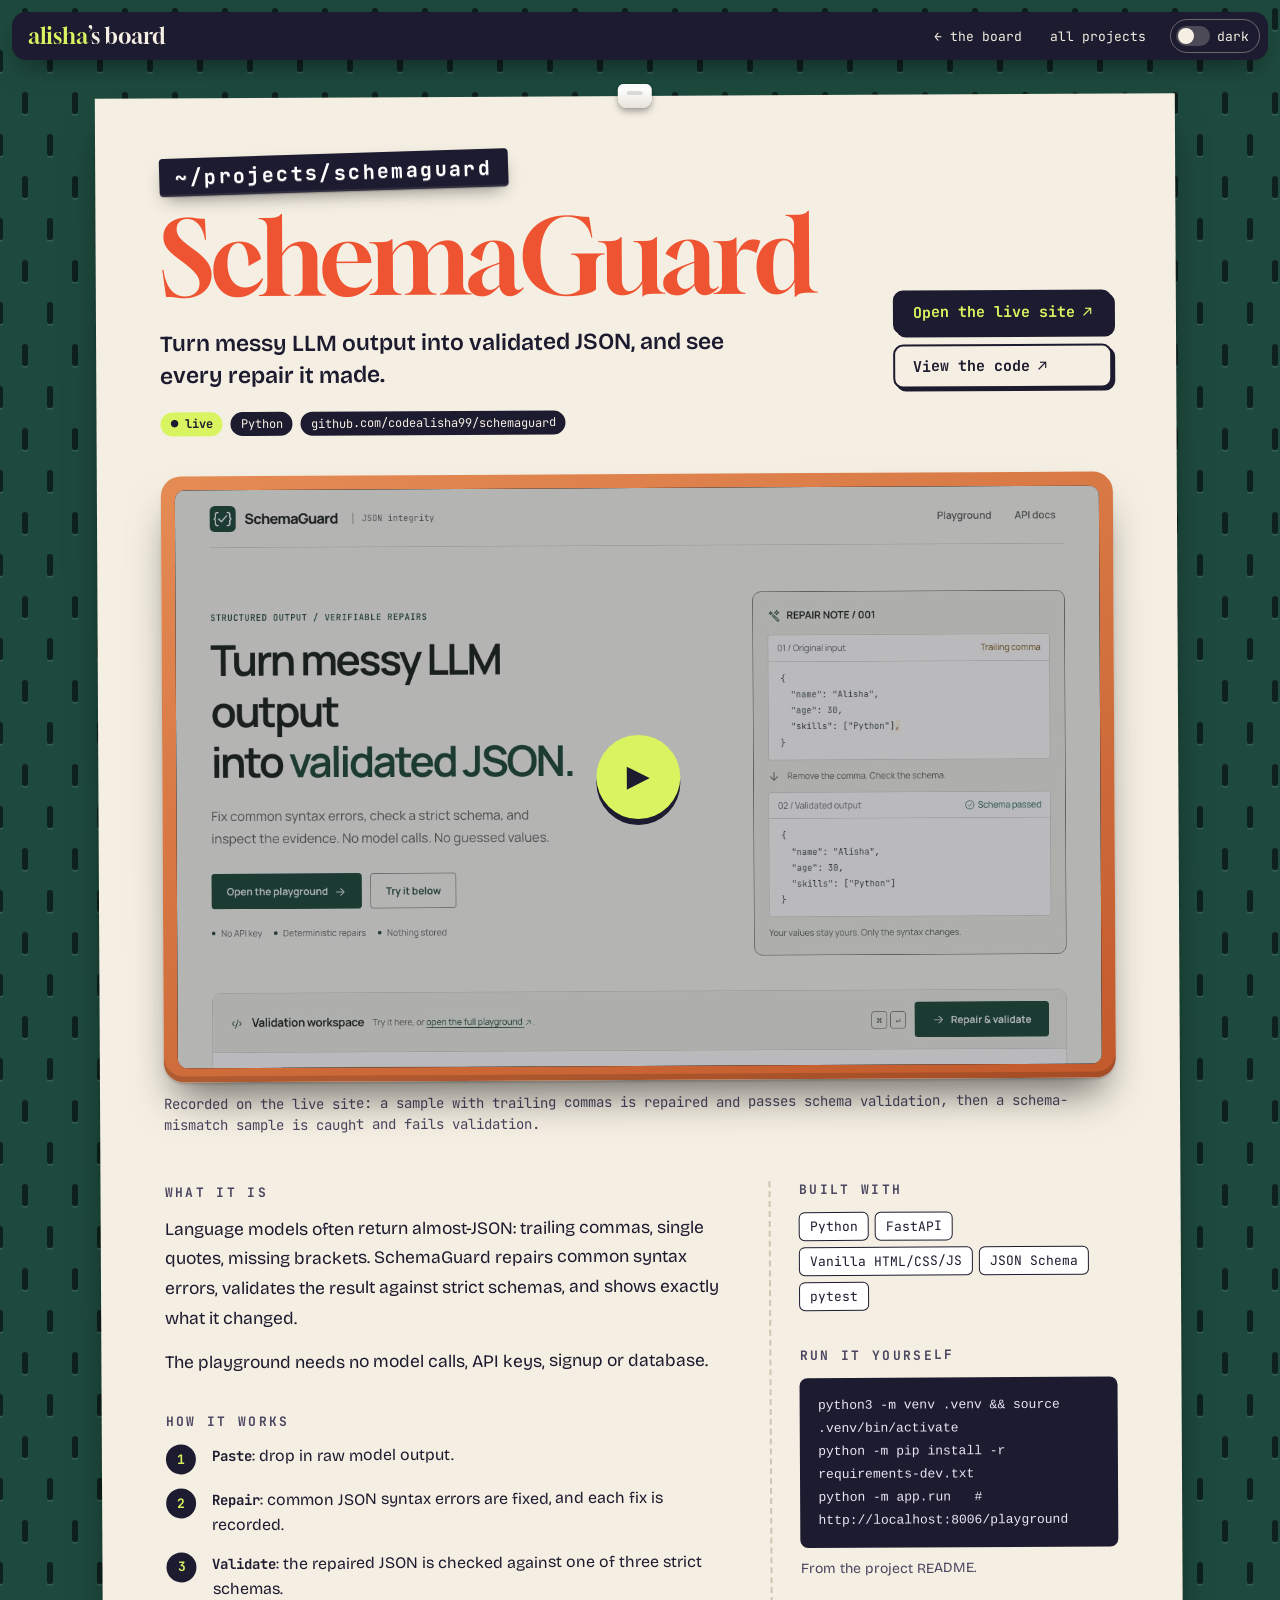
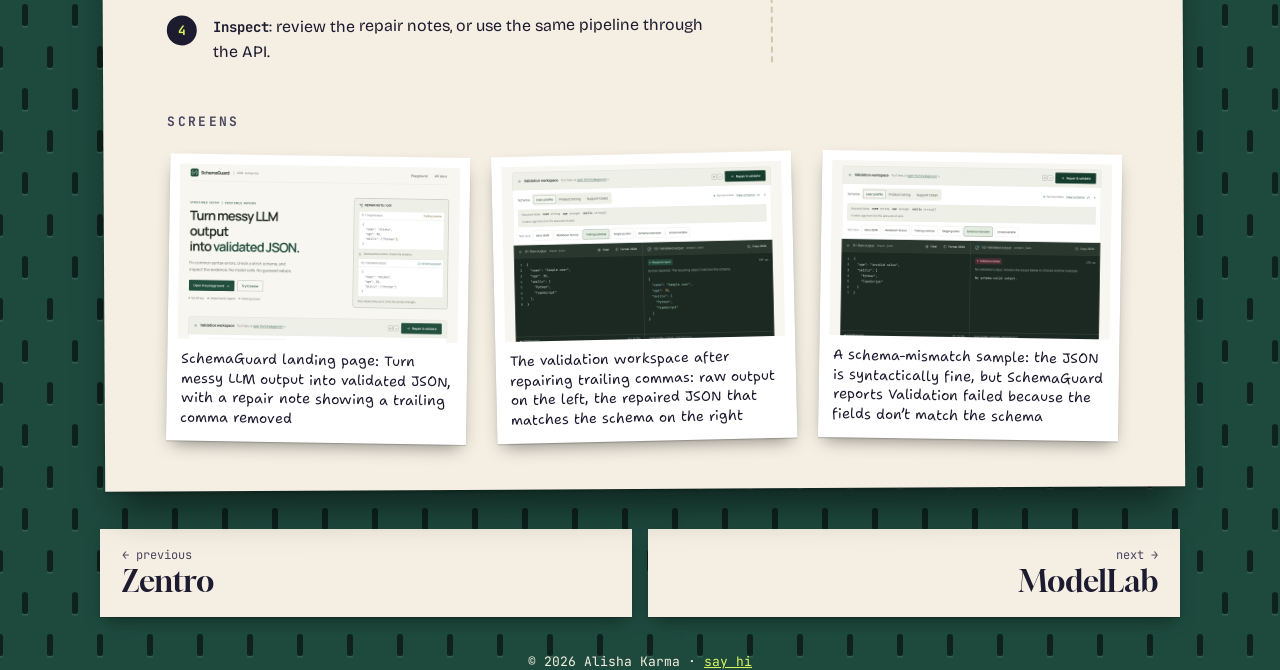
<file: projects/schemaguard/index.html>
<!doctype html>
<html lang="en">
<head>
  <meta charset="utf-8">
  <meta name="viewport" content="width=device-width, initial-scale=1">
  <title>SchemaGuard — Alisha Karma</title>
  <meta name="description" content="Turn messy LLM output into validated JSON, and see every repair it made.">
  <link rel="icon" href="../../assets/icon.svg">
  <link rel="preconnect" href="https://fonts.googleapis.com">
  <link rel="preconnect" href="https://fonts.gstatic.com" crossorigin>
  <link href="https://fonts.googleapis.com/css2?family=Bricolage+Grotesque:opsz,wght@12..96,400..800&family=Gloock&family=JetBrains+Mono:wght@400..800&family=Shantell+Sans:wght,BNCE,INFM@300..800,-100..100,0..100&display=swap" rel="stylesheet">
  <link rel="stylesheet" href="../../styles.css">
  <link rel="stylesheet" href="../../project.css">
  <script>
    (() => { let t = null; try { t = JSON.parse(localStorage.getItem("desk:theme")); } catch {}
      document.documentElement.dataset.theme = t || (matchMedia("(prefers-color-scheme: dark)").matches ? "dark" : "light"); })();
  </script>
</head>
<body class="pp">
<header class="pp-bar">
  <a class="logo" href="../../">alisha<span>’s board</span></a>
  <nav aria-label="Site">
    <a href="../../#projects">← the board</a>
    <a href="../../projects/">all projects</a>
  </nav>
  <button type="button" class="switch" role="switch" aria-checked="false" data-toggle="theme"><span class="track" aria-hidden="true"></span>dark</button>
</header>
<main>
<article class="sheet-page" aria-labelledby="pp-title">
  <span class="pin" aria-hidden="true"></span>
  <p class="label-maker pp-tag">~/projects/schemaguard</p>
  <div class="pp-head">
    <h1 id="pp-title">SchemaGuard</h1>
    <p class="pp-tagline">Turn messy LLM output into validated JSON, and see every repair it made.</p>
    <div class="pp-actions">
      <a class="btn primary" href="https://schemaguard-theta.vercel.app" target="_blank" rel="noopener">Open the live site <span aria-hidden="true">↗</span></a>
      <a class="btn" href="https://github.com/codealisha99/schemaguard" target="_blank" rel="noopener">View the code <span aria-hidden="true">↗</span></a>
    </div>
  </div>
  <p class="pp-status"><span class="is-live">● live</span><span>Python</span><span>github.com/codealisha99/schemaguard</span></p>

  <figure class="pp-tape" aria-label="Launch video">
    <div class="frame">
      <video preload="none" playsinline muted poster="../../assets/projects/schemaguard/shot-1.jpg" aria-label="Recorded on the live site: a sample with trailing commas is repaired and passes schema validation, then a schema-mismatch sample is caught and fails validation.">
        <source src="../../assets/projects/schemaguard/demo.webm" type='video/webm; codecs="vp9"'>
      </video>
      <button type="button" class="play" aria-label="Play the launch video: Recorded on the live site: a sample with trailing commas is repaired and passes schema validation, then a schema-mismatch sample is caught and fails validation."><span aria-hidden="true">▶</span></button>
    </div>
    <figcaption>Recorded on the live site: a sample with trailing commas is repaired and passes schema validation, then a schema-mismatch sample is caught and fails validation.</figcaption>
    <p class="fallback" hidden>Your browser can’t play this recording. <a href="https://schemaguard-theta.vercel.app" target="_blank" rel="noopener">Try the live site ↗</a></p>
  </figure>

  <div class="pp-body">
    <div>
      <section class="pp-prose" aria-labelledby="pp-what"><h2 id="pp-what">What it is</h2><p>Language models often return almost-JSON: trailing commas, single quotes, missing brackets. SchemaGuard repairs common syntax errors, validates the result against strict schemas, and shows exactly what it changed.</p><p>The playground needs no model calls, API keys, signup or database.</p></section>
      <section aria-labelledby="pp-how"><h2 id="pp-how">How it works</h2><ol class="pp-steps"><li><span><b>Paste</b>: drop in raw model output.</span></li><li><span><b>Repair</b>: common JSON syntax errors are fixed, and each fix is recorded.</span></li><li><span><b>Validate</b>: the repaired JSON is checked against one of three strict schemas.</span></li><li><span><b>Inspect</b>: review the repair notes, or use the same pipeline through the API.</span></li></ol></section>
    </div>
    <aside class="pp-aside">
      <section aria-labelledby="pp-stack"><h2 id="pp-stack">Built with</h2><ul class="pp-stack"><li>Python</li><li>FastAPI</li><li>Vanilla HTML/CSS/JS</li><li>JSON Schema</li><li>pytest</li></ul></section>
      <section class="pp-run" aria-labelledby="pp-run"><h2 id="pp-run">Run it yourself</h2><pre tabindex="0" aria-label="Commands to run SchemaGuard"><code>python3 -m venv .venv &amp;&amp; source .venv/bin/activate
python -m pip install -r requirements-dev.txt
python -m app.run   # http://localhost:8006/playground</code></pre>
        <p class="pp-note">From the project README. </p></section>
    </aside>
  </div>

  <section class="pp-shots" aria-labelledby="pp-shots">
    <h2 id="pp-shots">Screens</h2>
    <figure class="pp-shot"><button type="button" aria-label="Enlarge: SchemaGuard landing page: Turn messy LLM output into validated JSON, with a repair note showing a trailing comma removed"><img src="../../assets/projects/schemaguard/shot-1.jpg" data-full="../../assets/projects/schemaguard/shot-1.jpg" alt="SchemaGuard landing page: Turn messy LLM output into validated JSON, with a repair note showing a trailing comma removed" loading="lazy" width="1280" height="800"></button><figcaption>SchemaGuard landing page: Turn messy LLM output into validated JSON, with a repair note showing a trailing comma removed</figcaption></figure>
    <figure class="pp-shot"><button type="button" aria-label="Enlarge: The validation workspace after repairing trailing commas: raw output on the left, the repaired JSON that matches the schema on the right"><img src="../../assets/projects/schemaguard/shot-2.jpg" data-full="../../assets/projects/schemaguard/shot-2.jpg" alt="The validation workspace after repairing trailing commas: raw output on the left, the repaired JSON that matches the schema on the right" loading="lazy" width="1280" height="800"></button><figcaption>The validation workspace after repairing trailing commas: raw output on the left, the repaired JSON that matches the schema on the right</figcaption></figure>
    <figure class="pp-shot"><button type="button" aria-label="Enlarge: A schema-mismatch sample: the JSON is syntactically fine, but SchemaGuard reports Validation failed because the fields don’t match the schema"><img src="../../assets/projects/schemaguard/shot-3.jpg" data-full="../../assets/projects/schemaguard/shot-3.jpg" alt="A schema-mismatch sample: the JSON is syntactically fine, but SchemaGuard reports Validation failed because the fields don’t match the schema" loading="lazy" width="1280" height="800"></button><figcaption>A schema-mismatch sample: the JSON is syntactically fine, but SchemaGuard reports Validation failed because the fields don’t match the schema</figcaption></figure>
  </section>
</article>
<nav class="pp-more" aria-label="More projects">
  <a href="../zentro/"><small>← previous</small><b>Zentro</b></a>
  <a href="../modellab/"><small>next →</small><b>ModelLab</b></a>
</nav>
<p class="pp-foot">© 2026 Alisha Karma · <a href="../../#hi">say hi</a></p>
</main>
<dialog class="lightbox" aria-label="Screenshot"><form method="dialog" class="close"><button aria-label="Close">×</button></form><img alt=""><p></p></dialog>
<script src="../../project.js"></script>
</body>
</html>
</file>
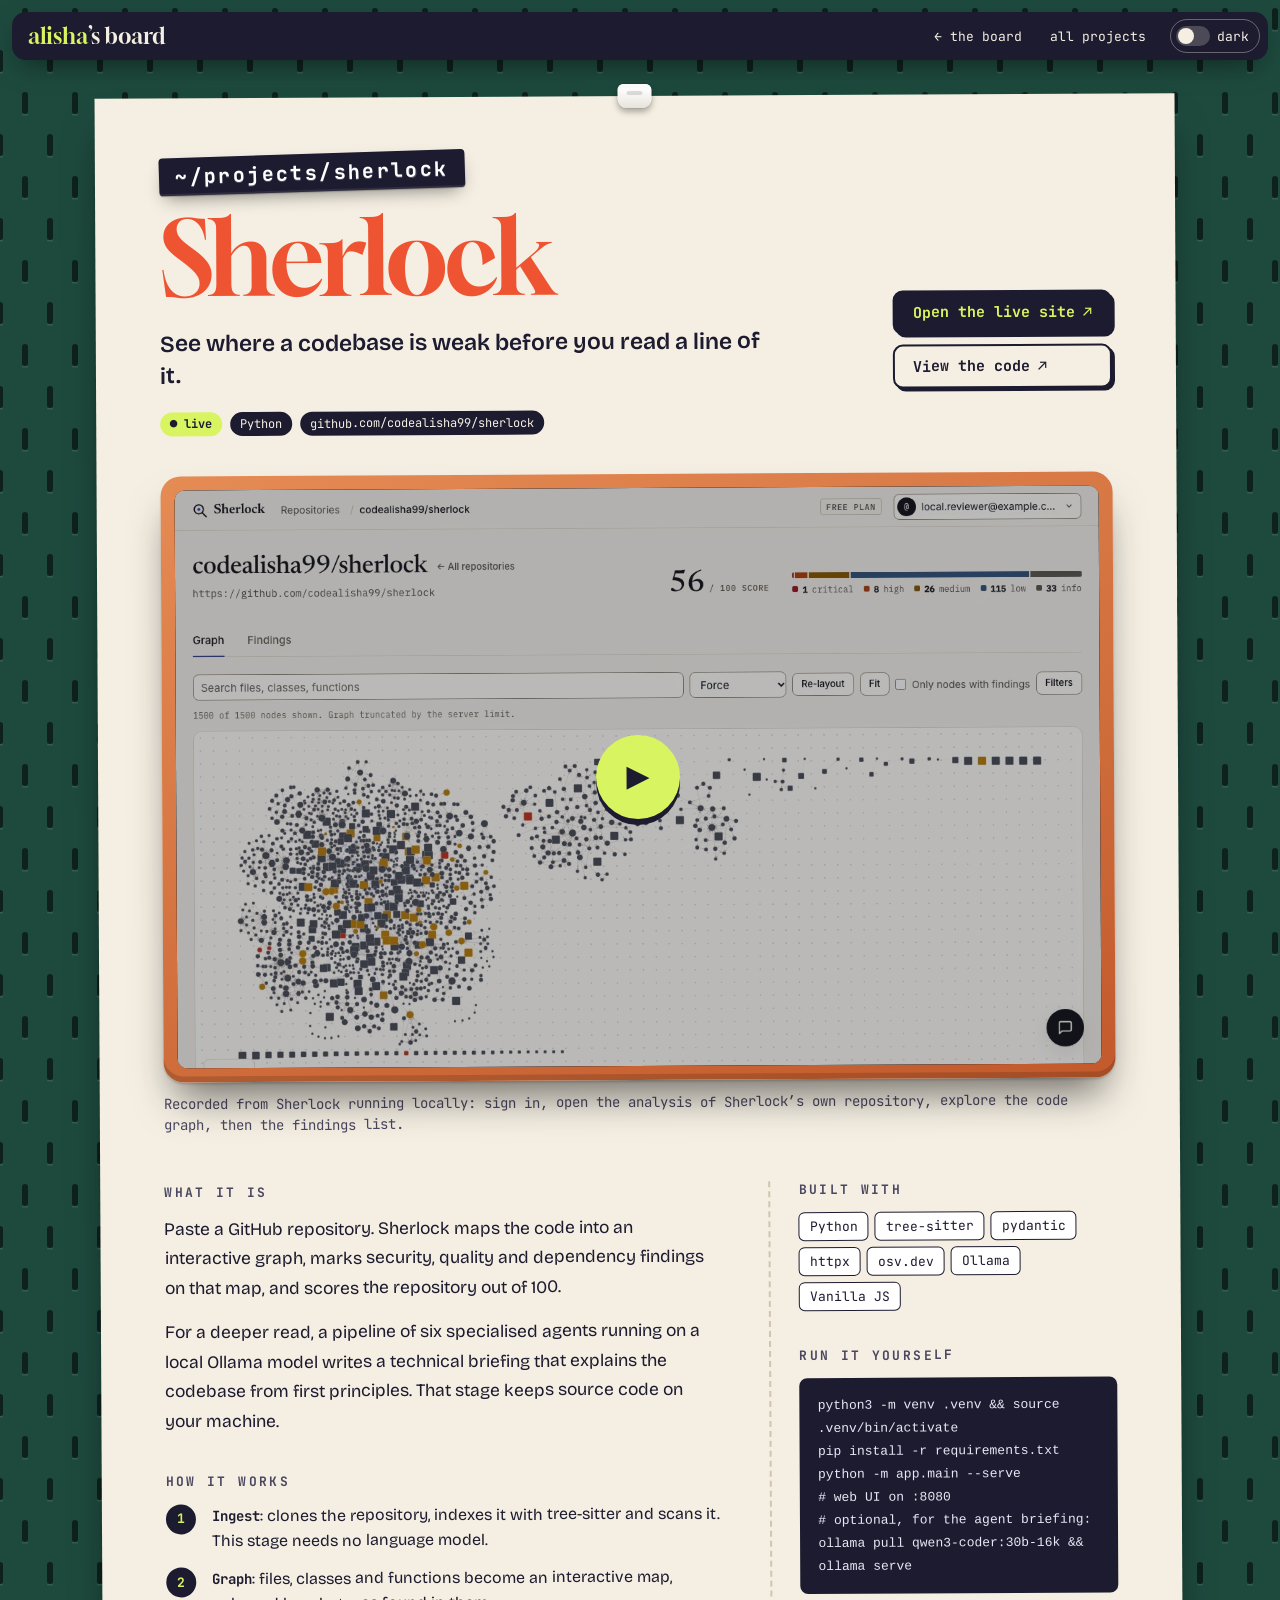
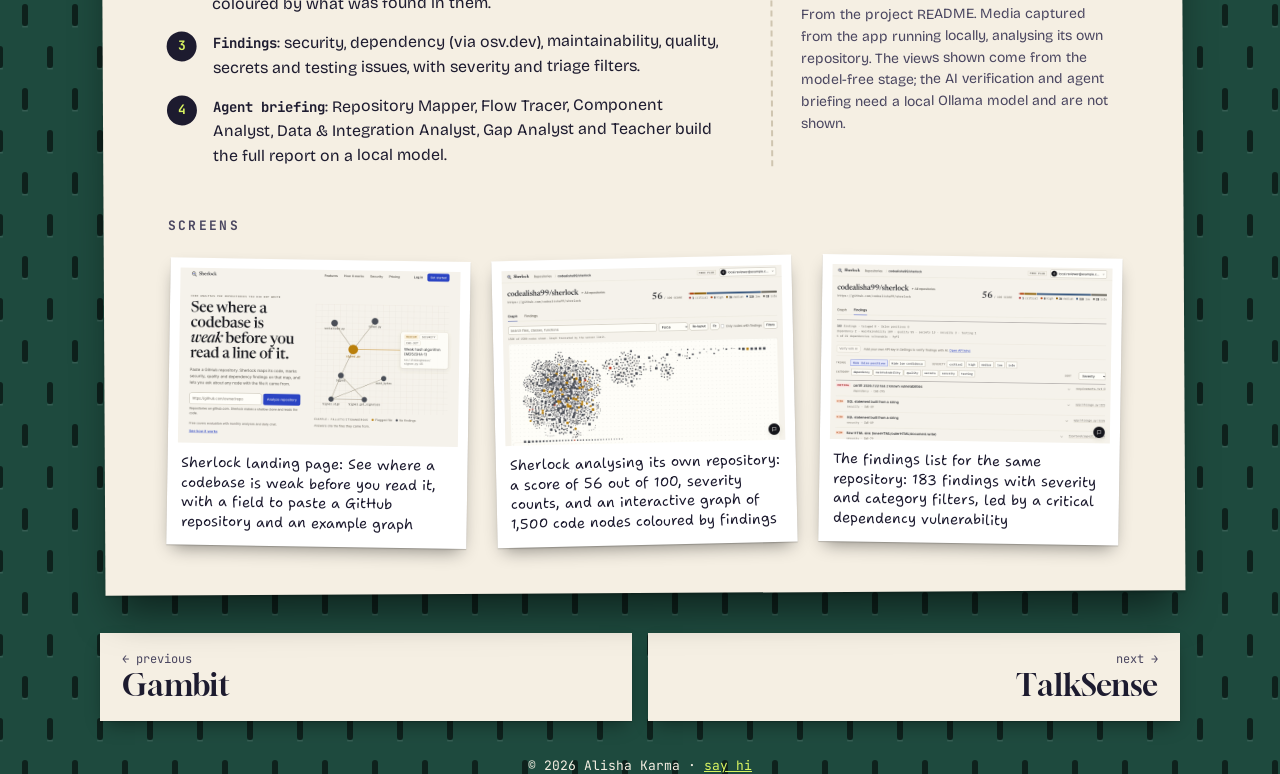
<file: projects/sherlock/index.html>
<!doctype html>
<html lang="en">
<head>
  <meta charset="utf-8">
  <meta name="viewport" content="width=device-width, initial-scale=1">
  <title>Sherlock — Alisha Karma</title>
  <meta name="description" content="See where a codebase is weak before you read a line of it.">
  <link rel="icon" href="../../assets/icon.svg">
  <link rel="preconnect" href="https://fonts.googleapis.com">
  <link rel="preconnect" href="https://fonts.gstatic.com" crossorigin>
  <link href="https://fonts.googleapis.com/css2?family=Bricolage+Grotesque:opsz,wght@12..96,400..800&family=Gloock&family=JetBrains+Mono:wght@400..800&family=Shantell+Sans:wght,BNCE,INFM@300..800,-100..100,0..100&display=swap" rel="stylesheet">
  <link rel="stylesheet" href="../../styles.css">
  <link rel="stylesheet" href="../../project.css">
  <script>
    (() => { let t = null; try { t = JSON.parse(localStorage.getItem("desk:theme")); } catch {}
      document.documentElement.dataset.theme = t || (matchMedia("(prefers-color-scheme: dark)").matches ? "dark" : "light"); })();
  </script>
</head>
<body class="pp">
<header class="pp-bar">
  <a class="logo" href="../../">alisha<span>’s board</span></a>
  <nav aria-label="Site">
    <a href="../../#projects">← the board</a>
    <a href="../../projects/">all projects</a>
  </nav>
  <button type="button" class="switch" role="switch" aria-checked="false" data-toggle="theme"><span class="track" aria-hidden="true"></span>dark</button>
</header>
<main>
<article class="sheet-page" aria-labelledby="pp-title">
  <span class="pin" aria-hidden="true"></span>
  <p class="label-maker pp-tag">~/projects/sherlock</p>
  <div class="pp-head">
    <h1 id="pp-title">Sherlock</h1>
    <p class="pp-tagline">See where a codebase is weak before you read a line of it.</p>
    <div class="pp-actions">
      <a class="btn primary" href="https://sherlock-blush.vercel.app" target="_blank" rel="noopener">Open the live site <span aria-hidden="true">↗</span></a>
      <a class="btn" href="https://github.com/codealisha99/sherlock" target="_blank" rel="noopener">View the code <span aria-hidden="true">↗</span></a>
    </div>
  </div>
  <p class="pp-status"><span class="is-live">● live</span><span>Python</span><span>github.com/codealisha99/sherlock</span></p>

  <figure class="pp-tape" aria-label="Launch video">
    <div class="frame">
      <video preload="none" playsinline muted poster="../../assets/projects/sherlock/shot-2.jpg" aria-label="Recorded from Sherlock running locally: sign in, open the analysis of Sherlock’s own repository, explore the code graph, then the findings list.">
        <source src="../../assets/projects/sherlock/demo.webm" type='video/webm; codecs="vp9"'>
      </video>
      <button type="button" class="play" aria-label="Play the launch video: Recorded from Sherlock running locally: sign in, open the analysis of Sherlock’s own repository, explore the code graph, then the findings list."><span aria-hidden="true">▶</span></button>
    </div>
    <figcaption>Recorded from Sherlock running locally: sign in, open the analysis of Sherlock’s own repository, explore the code graph, then the findings list.</figcaption>
    <p class="fallback" hidden>Your browser can’t play this recording. <a href="https://sherlock-blush.vercel.app" target="_blank" rel="noopener">Try the live site ↗</a></p>
  </figure>

  <div class="pp-body">
    <div>
      <section class="pp-prose" aria-labelledby="pp-what"><h2 id="pp-what">What it is</h2><p>Paste a GitHub repository. Sherlock maps the code into an interactive graph, marks security, quality and dependency findings on that map, and scores the repository out of 100.</p><p>For a deeper read, a pipeline of six specialised agents running on a local Ollama model writes a technical briefing that explains the codebase from first principles. That stage keeps source code on your machine.</p></section>
      <section aria-labelledby="pp-how"><h2 id="pp-how">How it works</h2><ol class="pp-steps"><li><span><b>Ingest</b>: clones the repository, indexes it with tree-sitter and scans it. This stage needs no language model.</span></li><li><span><b>Graph</b>: files, classes and functions become an interactive map, coloured by what was found in them.</span></li><li><span><b>Findings</b>: security, dependency (via osv.dev), maintainability, quality, secrets and testing issues, with severity and triage filters.</span></li><li><span><b>Agent briefing</b>: Repository Mapper, Flow Tracer, Component Analyst, Data &amp; Integration Analyst, Gap Analyst and Teacher build the full report on a local model.</span></li></ol></section>
    </div>
    <aside class="pp-aside">
      <section aria-labelledby="pp-stack"><h2 id="pp-stack">Built with</h2><ul class="pp-stack"><li>Python</li><li>tree-sitter</li><li>pydantic</li><li>httpx</li><li>osv.dev</li><li>Ollama</li><li>Vanilla JS</li></ul></section>
      <section class="pp-run" aria-labelledby="pp-run"><h2 id="pp-run">Run it yourself</h2><pre tabindex="0" aria-label="Commands to run Sherlock"><code>python3 -m venv .venv &amp;&amp; source .venv/bin/activate
pip install -r requirements.txt
python -m app.main --serve          # web UI on :8080
# optional, for the agent briefing:
ollama pull qwen3-coder:30b-16k &amp;&amp; ollama serve</code></pre>
        <p class="pp-note">From the project README. Media captured from the app running locally, analysing its own repository. The views shown come from the model-free stage; the AI verification and agent briefing need a local Ollama model and are not shown.</p></section>
    </aside>
  </div>

  <section class="pp-shots" aria-labelledby="pp-shots">
    <h2 id="pp-shots">Screens</h2>
    <figure class="pp-shot"><button type="button" aria-label="Enlarge: Sherlock landing page: See where a codebase is weak before you read it, with a field to paste a GitHub repository and an example graph"><img src="../../assets/projects/sherlock/shot-1.jpg" data-full="../../assets/projects/sherlock/shot-1.jpg" alt="Sherlock landing page: See where a codebase is weak before you read it, with a field to paste a GitHub repository and an example graph" loading="lazy" width="1280" height="800"></button><figcaption>Sherlock landing page: See where a codebase is weak before you read it, with a field to paste a GitHub repository and an example graph</figcaption></figure>
    <figure class="pp-shot"><button type="button" aria-label="Enlarge: Sherlock analysing its own repository: a score of 56 out of 100, severity counts, and an interactive graph of 1,500 code nodes coloured by findings"><img src="../../assets/projects/sherlock/shot-2.jpg" data-full="../../assets/projects/sherlock/shot-2.jpg" alt="Sherlock analysing its own repository: a score of 56 out of 100, severity counts, and an interactive graph of 1,500 code nodes coloured by findings" loading="lazy" width="1280" height="800"></button><figcaption>Sherlock analysing its own repository: a score of 56 out of 100, severity counts, and an interactive graph of 1,500 code nodes coloured by findings</figcaption></figure>
    <figure class="pp-shot"><button type="button" aria-label="Enlarge: The findings list for the same repository: 183 findings with severity and category filters, led by a critical dependency vulnerability"><img src="../../assets/projects/sherlock/shot-3.jpg" data-full="../../assets/projects/sherlock/shot-3.jpg" alt="The findings list for the same repository: 183 findings with severity and category filters, led by a critical dependency vulnerability" loading="lazy" width="1280" height="800"></button><figcaption>The findings list for the same repository: 183 findings with severity and category filters, led by a critical dependency vulnerability</figcaption></figure>
  </section>
</article>
<nav class="pp-more" aria-label="More projects">
  <a href="../gambit/"><small>← previous</small><b>Gambit</b></a>
  <a href="../talksense/"><small>next →</small><b>TalkSense</b></a>
</nav>
<p class="pp-foot">© 2026 Alisha Karma · <a href="../../#hi">say hi</a></p>
</main>
<dialog class="lightbox" aria-label="Screenshot"><form method="dialog" class="close"><button aria-label="Close">×</button></form><img alt=""><p></p></dialog>
<script src="../../project.js"></script>
</body>
</html>
</file>
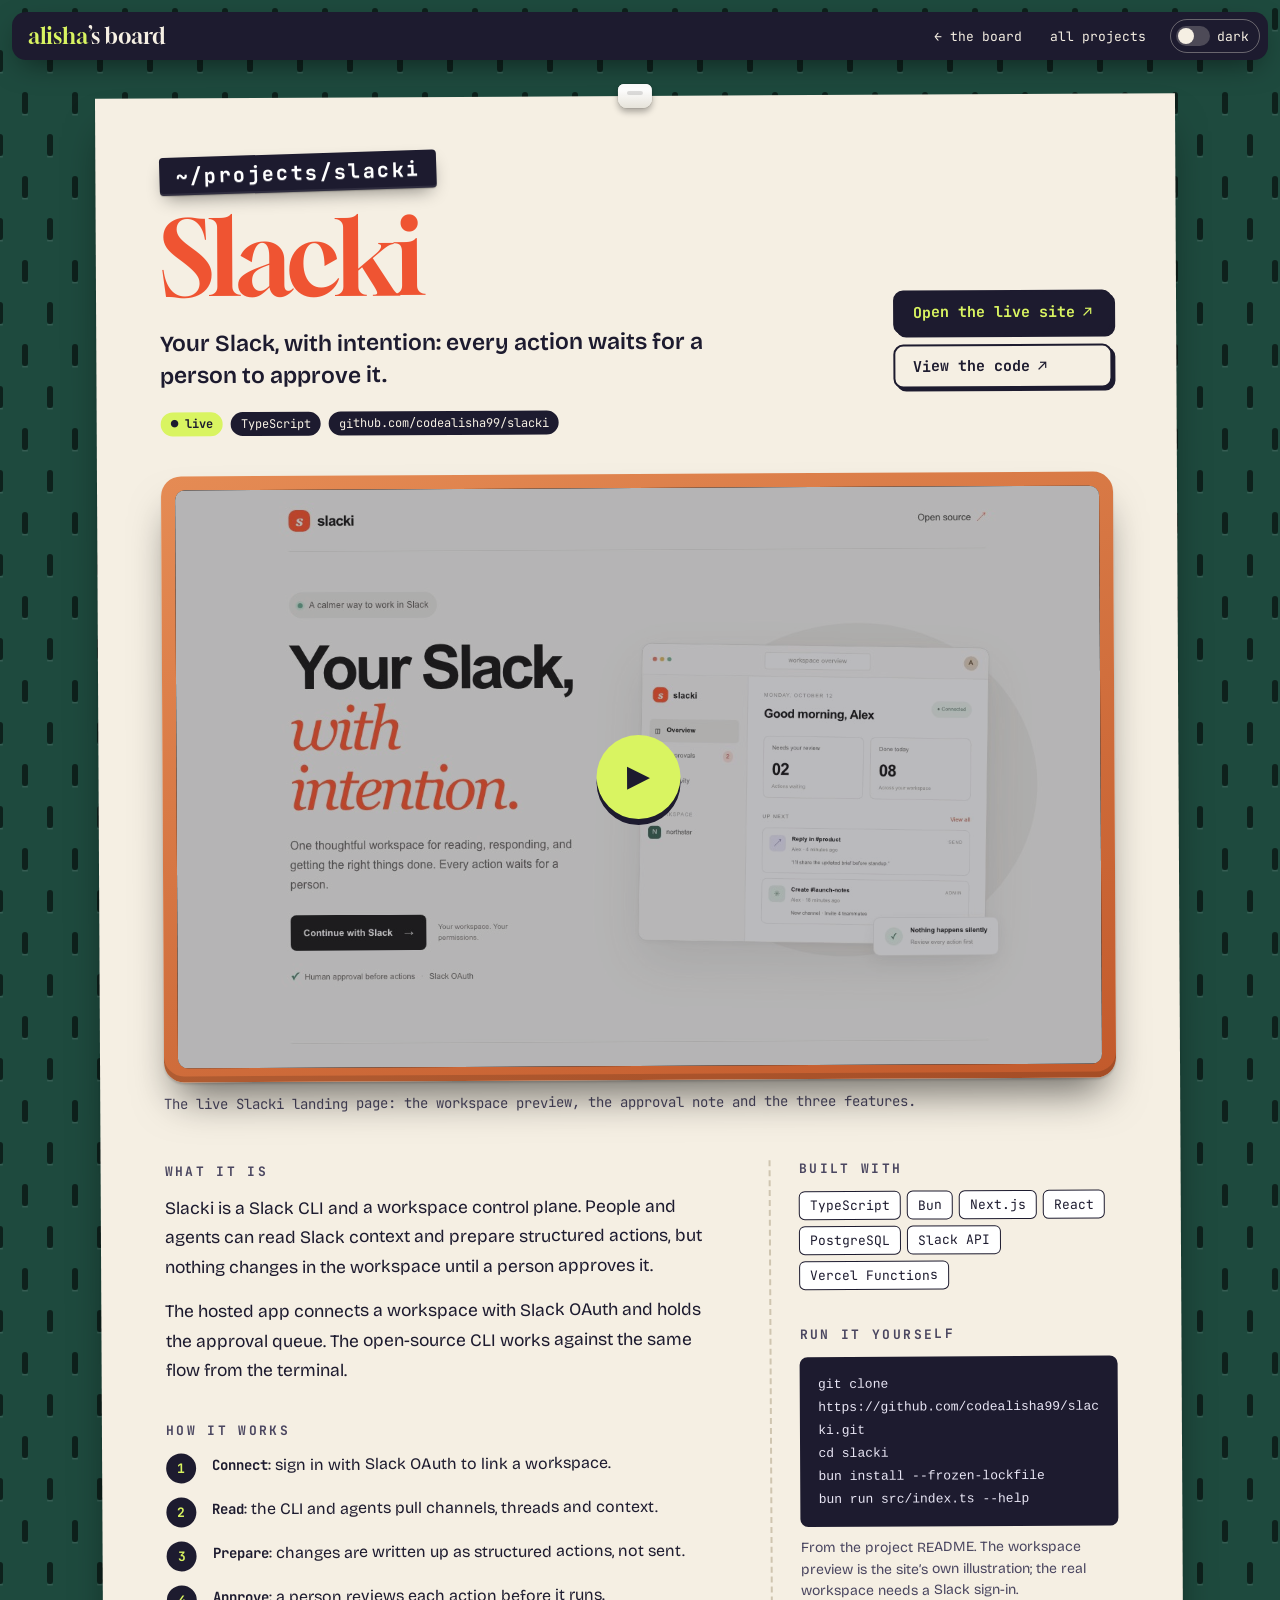
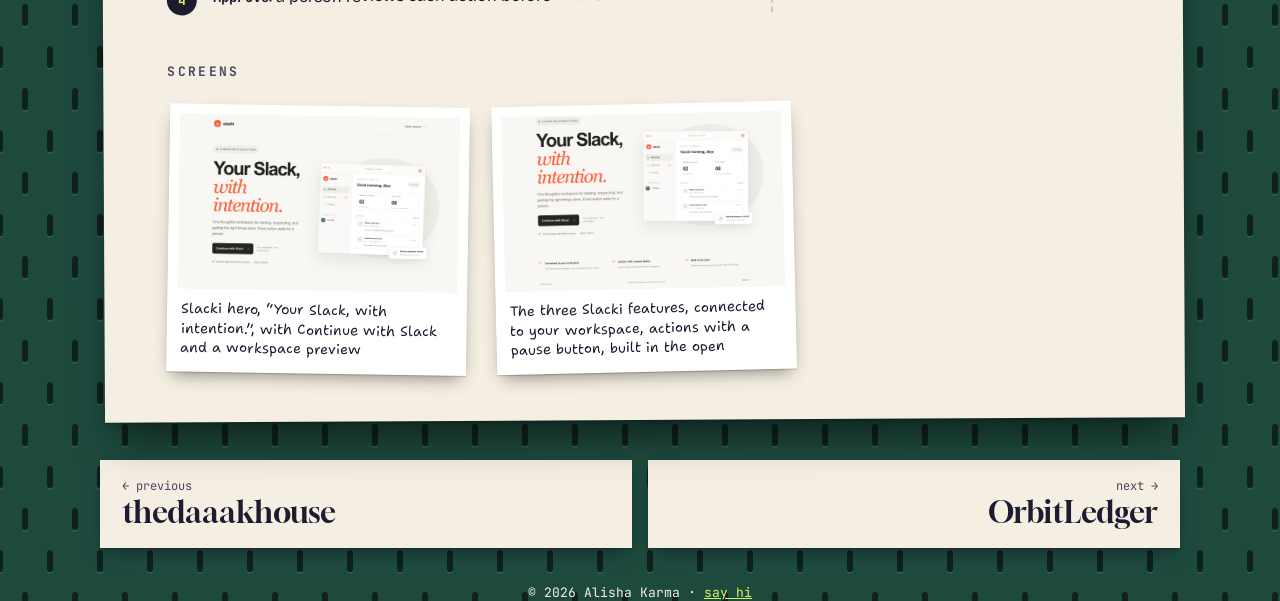
<file: projects/slacki/index.html>
<!doctype html>
<html lang="en">
<head>
  <meta charset="utf-8">
  <meta name="viewport" content="width=device-width, initial-scale=1">
  <title>Slacki — Alisha Karma</title>
  <meta name="description" content="Your Slack, with intention: every action waits for a person to approve it.">
  <link rel="icon" href="../../assets/icon.svg">
  <link rel="preconnect" href="https://fonts.googleapis.com">
  <link rel="preconnect" href="https://fonts.gstatic.com" crossorigin>
  <link href="https://fonts.googleapis.com/css2?family=Bricolage+Grotesque:opsz,wght@12..96,400..800&family=Gloock&family=JetBrains+Mono:wght@400..800&family=Shantell+Sans:wght,BNCE,INFM@300..800,-100..100,0..100&display=swap" rel="stylesheet">
  <link rel="stylesheet" href="../../styles.css">
  <link rel="stylesheet" href="../../project.css">
  <script>
    (() => { let t = null; try { t = JSON.parse(localStorage.getItem("desk:theme")); } catch {}
      document.documentElement.dataset.theme = t || (matchMedia("(prefers-color-scheme: dark)").matches ? "dark" : "light"); })();
  </script>
</head>
<body class="pp">
<header class="pp-bar">
  <a class="logo" href="../../">alisha<span>’s board</span></a>
  <nav aria-label="Site">
    <a href="../../#projects">← the board</a>
    <a href="../../projects/">all projects</a>
  </nav>
  <button type="button" class="switch" role="switch" aria-checked="false" data-toggle="theme"><span class="track" aria-hidden="true"></span>dark</button>
</header>
<main>
<article class="sheet-page" aria-labelledby="pp-title">
  <span class="pin" aria-hidden="true"></span>
  <p class="label-maker pp-tag">~/projects/slacki</p>
  <div class="pp-head">
    <h1 id="pp-title">Slacki</h1>
    <p class="pp-tagline">Your Slack, with intention: every action waits for a person to approve it.</p>
    <div class="pp-actions">
      <a class="btn primary" href="https://web-beta-eight-zgpm6cl36r.vercel.app" target="_blank" rel="noopener">Open the live site <span aria-hidden="true">↗</span></a>
      <a class="btn" href="https://github.com/codealisha99/slacki" target="_blank" rel="noopener">View the code <span aria-hidden="true">↗</span></a>
    </div>
  </div>
  <p class="pp-status"><span class="is-live">● live</span><span>TypeScript</span><span>github.com/codealisha99/slacki</span></p>

  <figure class="pp-tape" aria-label="Launch video">
    <div class="frame">
      <video preload="none" playsinline muted poster="../../assets/projects/slacki/shot-1.jpg" aria-label="The live Slacki landing page: the workspace preview, the approval note and the three features.">
        <source src="../../assets/projects/slacki/demo.webm" type='video/webm; codecs="vp9"'>
      </video>
      <button type="button" class="play" aria-label="Play the launch video: The live Slacki landing page: the workspace preview, the approval note and the three features."><span aria-hidden="true">▶</span></button>
    </div>
    <figcaption>The live Slacki landing page: the workspace preview, the approval note and the three features.</figcaption>
    <p class="fallback" hidden>Your browser can’t play this recording. <a href="https://web-beta-eight-zgpm6cl36r.vercel.app" target="_blank" rel="noopener">Try the live site ↗</a></p>
  </figure>

  <div class="pp-body">
    <div>
      <section class="pp-prose" aria-labelledby="pp-what"><h2 id="pp-what">What it is</h2><p>Slacki is a Slack CLI and a workspace control plane. People and agents can read Slack context and prepare structured actions, but nothing changes in the workspace until a person approves it.</p><p>The hosted app connects a workspace with Slack OAuth and holds the approval queue. The open-source CLI works against the same flow from the terminal.</p></section>
      <section aria-labelledby="pp-how"><h2 id="pp-how">How it works</h2><ol class="pp-steps"><li><span><b>Connect</b>: sign in with Slack OAuth to link a workspace.</span></li><li><span><b>Read</b>: the CLI and agents pull channels, threads and context.</span></li><li><span><b>Prepare</b>: changes are written up as structured actions, not sent.</span></li><li><span><b>Approve</b>: a person reviews each action before it runs.</span></li></ol></section>
    </div>
    <aside class="pp-aside">
      <section aria-labelledby="pp-stack"><h2 id="pp-stack">Built with</h2><ul class="pp-stack"><li>TypeScript</li><li>Bun</li><li>Next.js</li><li>React</li><li>PostgreSQL</li><li>Slack API</li><li>Vercel Functions</li></ul></section>
      <section class="pp-run" aria-labelledby="pp-run"><h2 id="pp-run">Run it yourself</h2><pre tabindex="0" aria-label="Commands to run Slacki"><code>git clone https://github.com/codealisha99/slacki.git
cd slacki
bun install --frozen-lockfile
bun run src/index.ts --help</code></pre>
        <p class="pp-note">From the project README. The workspace preview is the site’s own illustration; the real workspace needs a Slack sign-in.</p></section>
    </aside>
  </div>

  <section class="pp-shots" aria-labelledby="pp-shots">
    <h2 id="pp-shots">Screens</h2>
    <figure class="pp-shot"><button type="button" aria-label="Enlarge: Slacki hero, “Your Slack, with intention.”, with Continue with Slack and a workspace preview"><img src="../../assets/projects/slacki/shot-1.jpg" data-full="../../assets/projects/slacki/shot-1.jpg" alt="Slacki hero, “Your Slack, with intention.”, with Continue with Slack and a workspace preview" loading="lazy" width="1280" height="800"></button><figcaption>Slacki hero, “Your Slack, with intention.”, with Continue with Slack and a workspace preview</figcaption></figure>
    <figure class="pp-shot"><button type="button" aria-label="Enlarge: The three Slacki features, connected to your workspace, actions with a pause button, built in the open"><img src="../../assets/projects/slacki/shot-2.jpg" data-full="../../assets/projects/slacki/shot-2.jpg" alt="The three Slacki features, connected to your workspace, actions with a pause button, built in the open" loading="lazy" width="1280" height="800"></button><figcaption>The three Slacki features, connected to your workspace, actions with a pause button, built in the open</figcaption></figure>
  </section>
</article>
<nav class="pp-more" aria-label="More projects">
  <a href="../thedaaakhouse/"><small>← previous</small><b>thedaaakhouse</b></a>
  <a href="../orbit-ledger/"><small>next →</small><b>OrbitLedger</b></a>
</nav>
<p class="pp-foot">© 2026 Alisha Karma · <a href="../../#hi">say hi</a></p>
</main>
<dialog class="lightbox" aria-label="Screenshot"><form method="dialog" class="close"><button aria-label="Close">×</button></form><img alt=""><p></p></dialog>
<script src="../../project.js"></script>
</body>
</html>
</file>
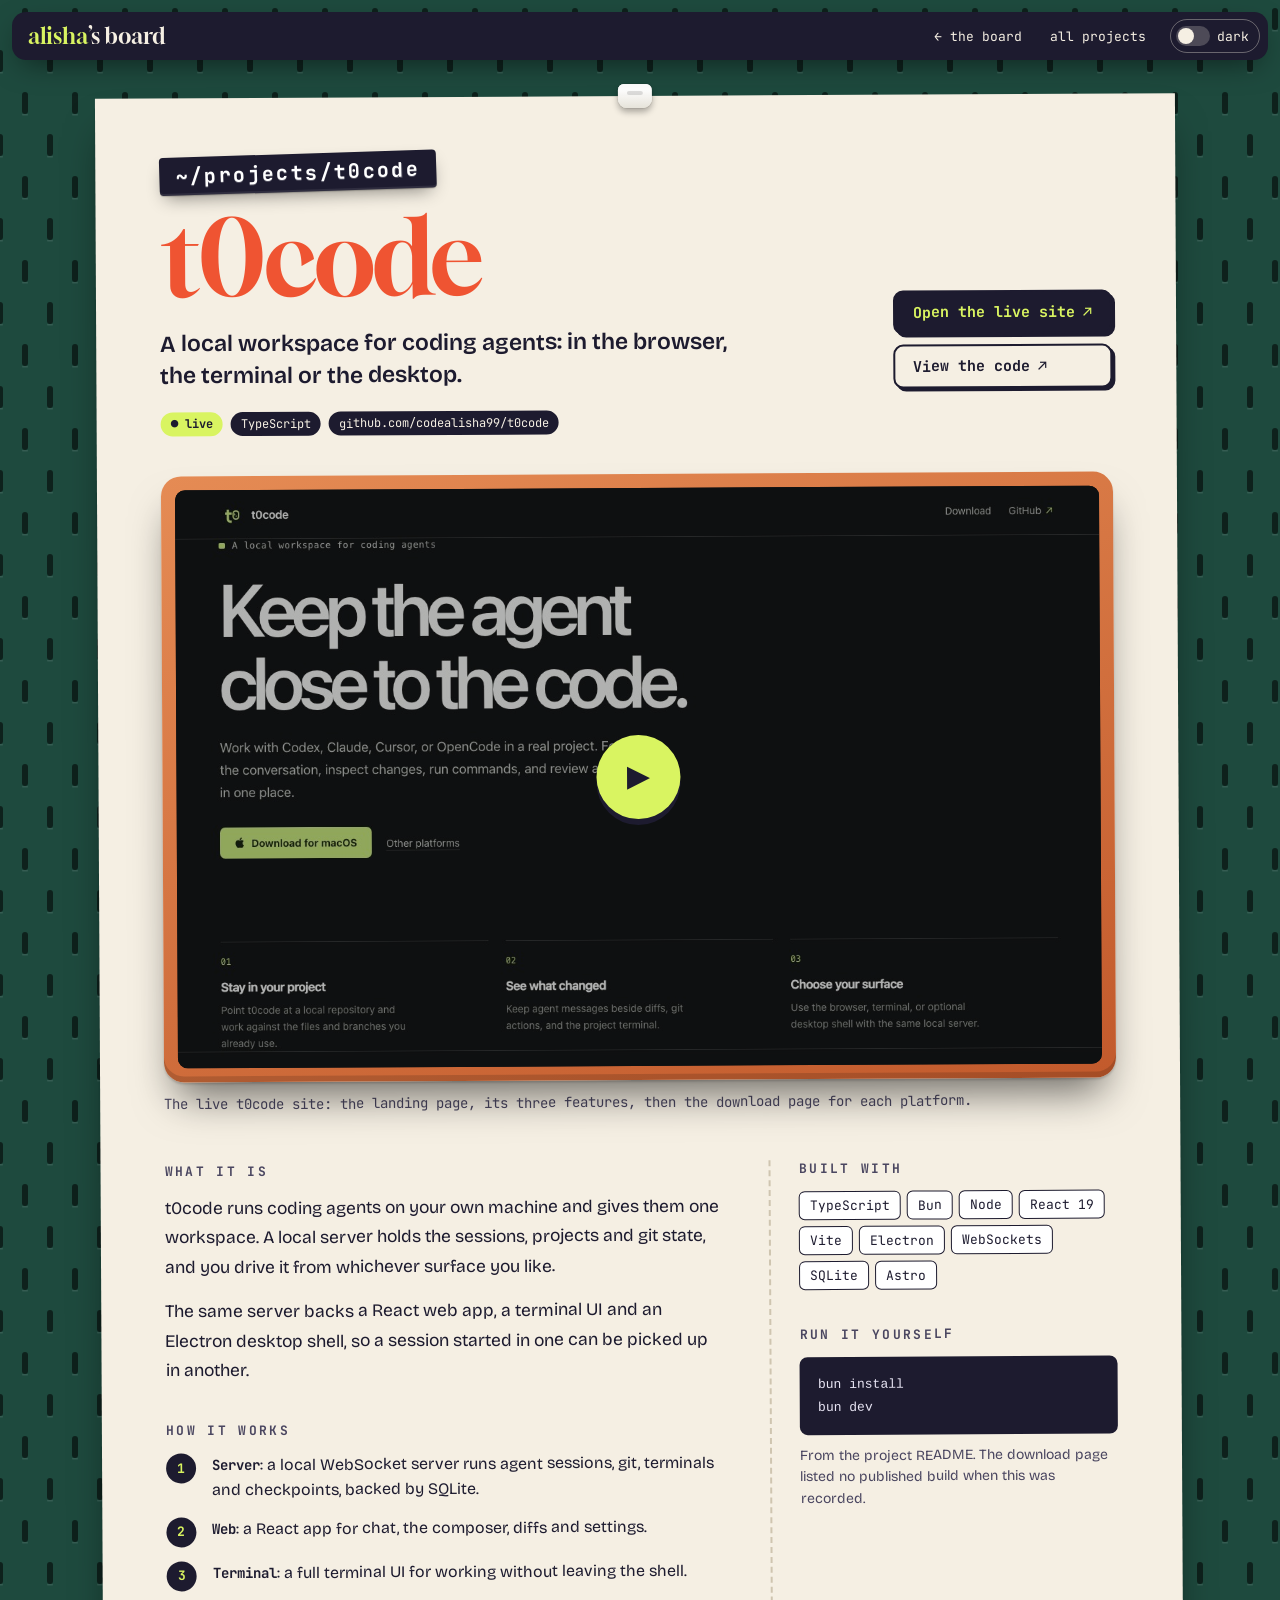
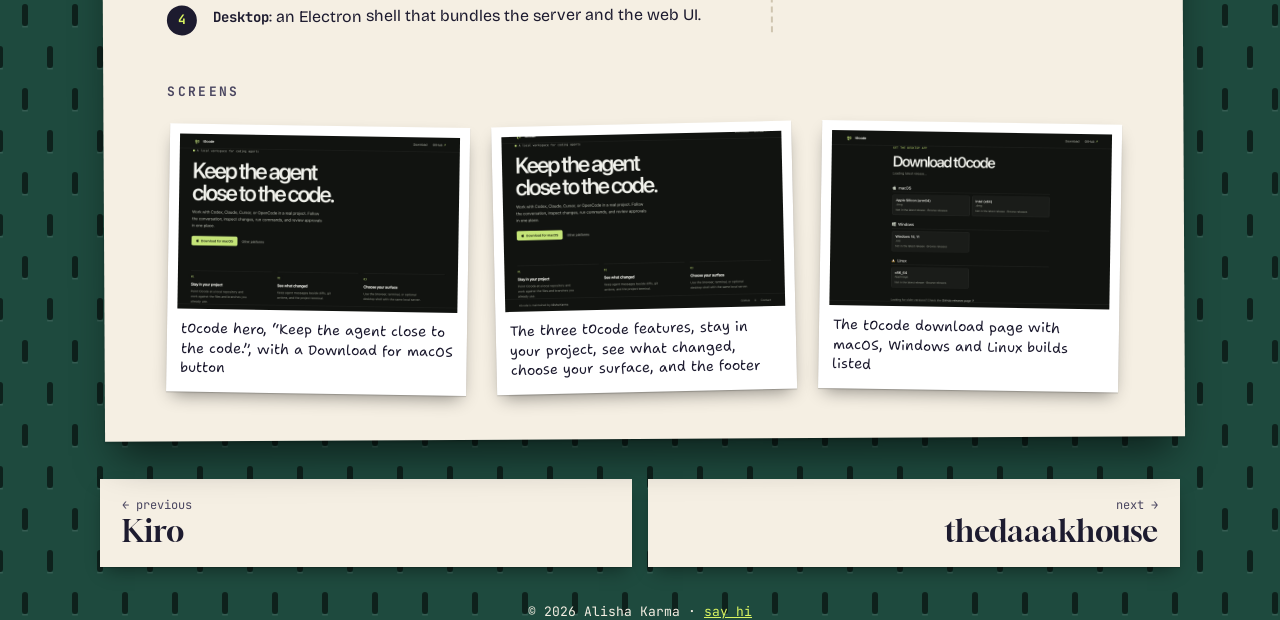
<file: projects/t0code/index.html>
<!doctype html>
<html lang="en">
<head>
  <meta charset="utf-8">
  <meta name="viewport" content="width=device-width, initial-scale=1">
  <title>t0code — Alisha Karma</title>
  <meta name="description" content="A local workspace for coding agents: in the browser, the terminal or the desktop.">
  <link rel="icon" href="../../assets/icon.svg">
  <link rel="preconnect" href="https://fonts.googleapis.com">
  <link rel="preconnect" href="https://fonts.gstatic.com" crossorigin>
  <link href="https://fonts.googleapis.com/css2?family=Bricolage+Grotesque:opsz,wght@12..96,400..800&family=Gloock&family=JetBrains+Mono:wght@400..800&family=Shantell+Sans:wght,BNCE,INFM@300..800,-100..100,0..100&display=swap" rel="stylesheet">
  <link rel="stylesheet" href="../../styles.css">
  <link rel="stylesheet" href="../../project.css">
  <script>
    (() => { let t = null; try { t = JSON.parse(localStorage.getItem("desk:theme")); } catch {}
      document.documentElement.dataset.theme = t || (matchMedia("(prefers-color-scheme: dark)").matches ? "dark" : "light"); })();
  </script>
</head>
<body class="pp">
<header class="pp-bar">
  <a class="logo" href="../../">alisha<span>’s board</span></a>
  <nav aria-label="Site">
    <a href="../../#projects">← the board</a>
    <a href="../../projects/">all projects</a>
  </nav>
  <button type="button" class="switch" role="switch" aria-checked="false" data-toggle="theme"><span class="track" aria-hidden="true"></span>dark</button>
</header>
<main>
<article class="sheet-page" aria-labelledby="pp-title">
  <span class="pin" aria-hidden="true"></span>
  <p class="label-maker pp-tag">~/projects/t0code</p>
  <div class="pp-head">
    <h1 id="pp-title">t0code</h1>
    <p class="pp-tagline">A local workspace for coding agents: in the browser, the terminal or the desktop.</p>
    <div class="pp-actions">
      <a class="btn primary" href="https://t0code.vercel.app" target="_blank" rel="noopener">Open the live site <span aria-hidden="true">↗</span></a>
      <a class="btn" href="https://github.com/codealisha99/t0code" target="_blank" rel="noopener">View the code <span aria-hidden="true">↗</span></a>
    </div>
  </div>
  <p class="pp-status"><span class="is-live">● live</span><span>TypeScript</span><span>github.com/codealisha99/t0code</span></p>

  <figure class="pp-tape" aria-label="Launch video">
    <div class="frame">
      <video preload="none" playsinline muted poster="../../assets/projects/t0code/shot-1.jpg" aria-label="The live t0code site: the landing page, its three features, then the download page for each platform.">
        <source src="../../assets/projects/t0code/demo.webm" type='video/webm; codecs="vp9"'>
      </video>
      <button type="button" class="play" aria-label="Play the launch video: The live t0code site: the landing page, its three features, then the download page for each platform."><span aria-hidden="true">▶</span></button>
    </div>
    <figcaption>The live t0code site: the landing page, its three features, then the download page for each platform.</figcaption>
    <p class="fallback" hidden>Your browser can’t play this recording. <a href="https://t0code.vercel.app" target="_blank" rel="noopener">Try the live site ↗</a></p>
  </figure>

  <div class="pp-body">
    <div>
      <section class="pp-prose" aria-labelledby="pp-what"><h2 id="pp-what">What it is</h2><p>t0code runs coding agents on your own machine and gives them one workspace. A local server holds the sessions, projects and git state, and you drive it from whichever surface you like.</p><p>The same server backs a React web app, a terminal UI and an Electron desktop shell, so a session started in one can be picked up in another.</p></section>
      <section aria-labelledby="pp-how"><h2 id="pp-how">How it works</h2><ol class="pp-steps"><li><span><b>Server</b>: a local WebSocket server runs agent sessions, git, terminals and checkpoints, backed by SQLite.</span></li><li><span><b>Web</b>: a React app for chat, the composer, diffs and settings.</span></li><li><span><b>Terminal</b>: a full terminal UI for working without leaving the shell.</span></li><li><span><b>Desktop</b>: an Electron shell that bundles the server and the web UI.</span></li></ol></section>
    </div>
    <aside class="pp-aside">
      <section aria-labelledby="pp-stack"><h2 id="pp-stack">Built with</h2><ul class="pp-stack"><li>TypeScript</li><li>Bun</li><li>Node</li><li>React 19</li><li>Vite</li><li>Electron</li><li>WebSockets</li><li>SQLite</li><li>Astro</li></ul></section>
      <section class="pp-run" aria-labelledby="pp-run"><h2 id="pp-run">Run it yourself</h2><pre tabindex="0" aria-label="Commands to run t0code"><code>bun install
bun dev</code></pre>
        <p class="pp-note">From the project README. The download page listed no published build when this was recorded.</p></section>
    </aside>
  </div>

  <section class="pp-shots" aria-labelledby="pp-shots">
    <h2 id="pp-shots">Screens</h2>
    <figure class="pp-shot"><button type="button" aria-label="Enlarge: t0code hero, “Keep the agent close to the code.”, with a Download for macOS button"><img src="../../assets/projects/t0code/shot-1.jpg" data-full="../../assets/projects/t0code/shot-1.jpg" alt="t0code hero, “Keep the agent close to the code.”, with a Download for macOS button" loading="lazy" width="1280" height="800"></button><figcaption>t0code hero, “Keep the agent close to the code.”, with a Download for macOS button</figcaption></figure>
    <figure class="pp-shot"><button type="button" aria-label="Enlarge: The three t0code features, stay in your project, see what changed, choose your surface, and the footer"><img src="../../assets/projects/t0code/shot-2.jpg" data-full="../../assets/projects/t0code/shot-2.jpg" alt="The three t0code features, stay in your project, see what changed, choose your surface, and the footer" loading="lazy" width="1280" height="800"></button><figcaption>The three t0code features, stay in your project, see what changed, choose your surface, and the footer</figcaption></figure>
    <figure class="pp-shot"><button type="button" aria-label="Enlarge: The t0code download page with macOS, Windows and Linux builds listed"><img src="../../assets/projects/t0code/shot-3.jpg" data-full="../../assets/projects/t0code/shot-3.jpg" alt="The t0code download page with macOS, Windows and Linux builds listed" loading="lazy" width="1280" height="800"></button><figcaption>The t0code download page with macOS, Windows and Linux builds listed</figcaption></figure>
  </section>
</article>
<nav class="pp-more" aria-label="More projects">
  <a href="../kiro/"><small>← previous</small><b>Kiro</b></a>
  <a href="../thedaaakhouse/"><small>next →</small><b>thedaaakhouse</b></a>
</nav>
<p class="pp-foot">© 2026 Alisha Karma · <a href="../../#hi">say hi</a></p>
</main>
<dialog class="lightbox" aria-label="Screenshot"><form method="dialog" class="close"><button aria-label="Close">×</button></form><img alt=""><p></p></dialog>
<script src="../../project.js"></script>
</body>
</html>
</file>
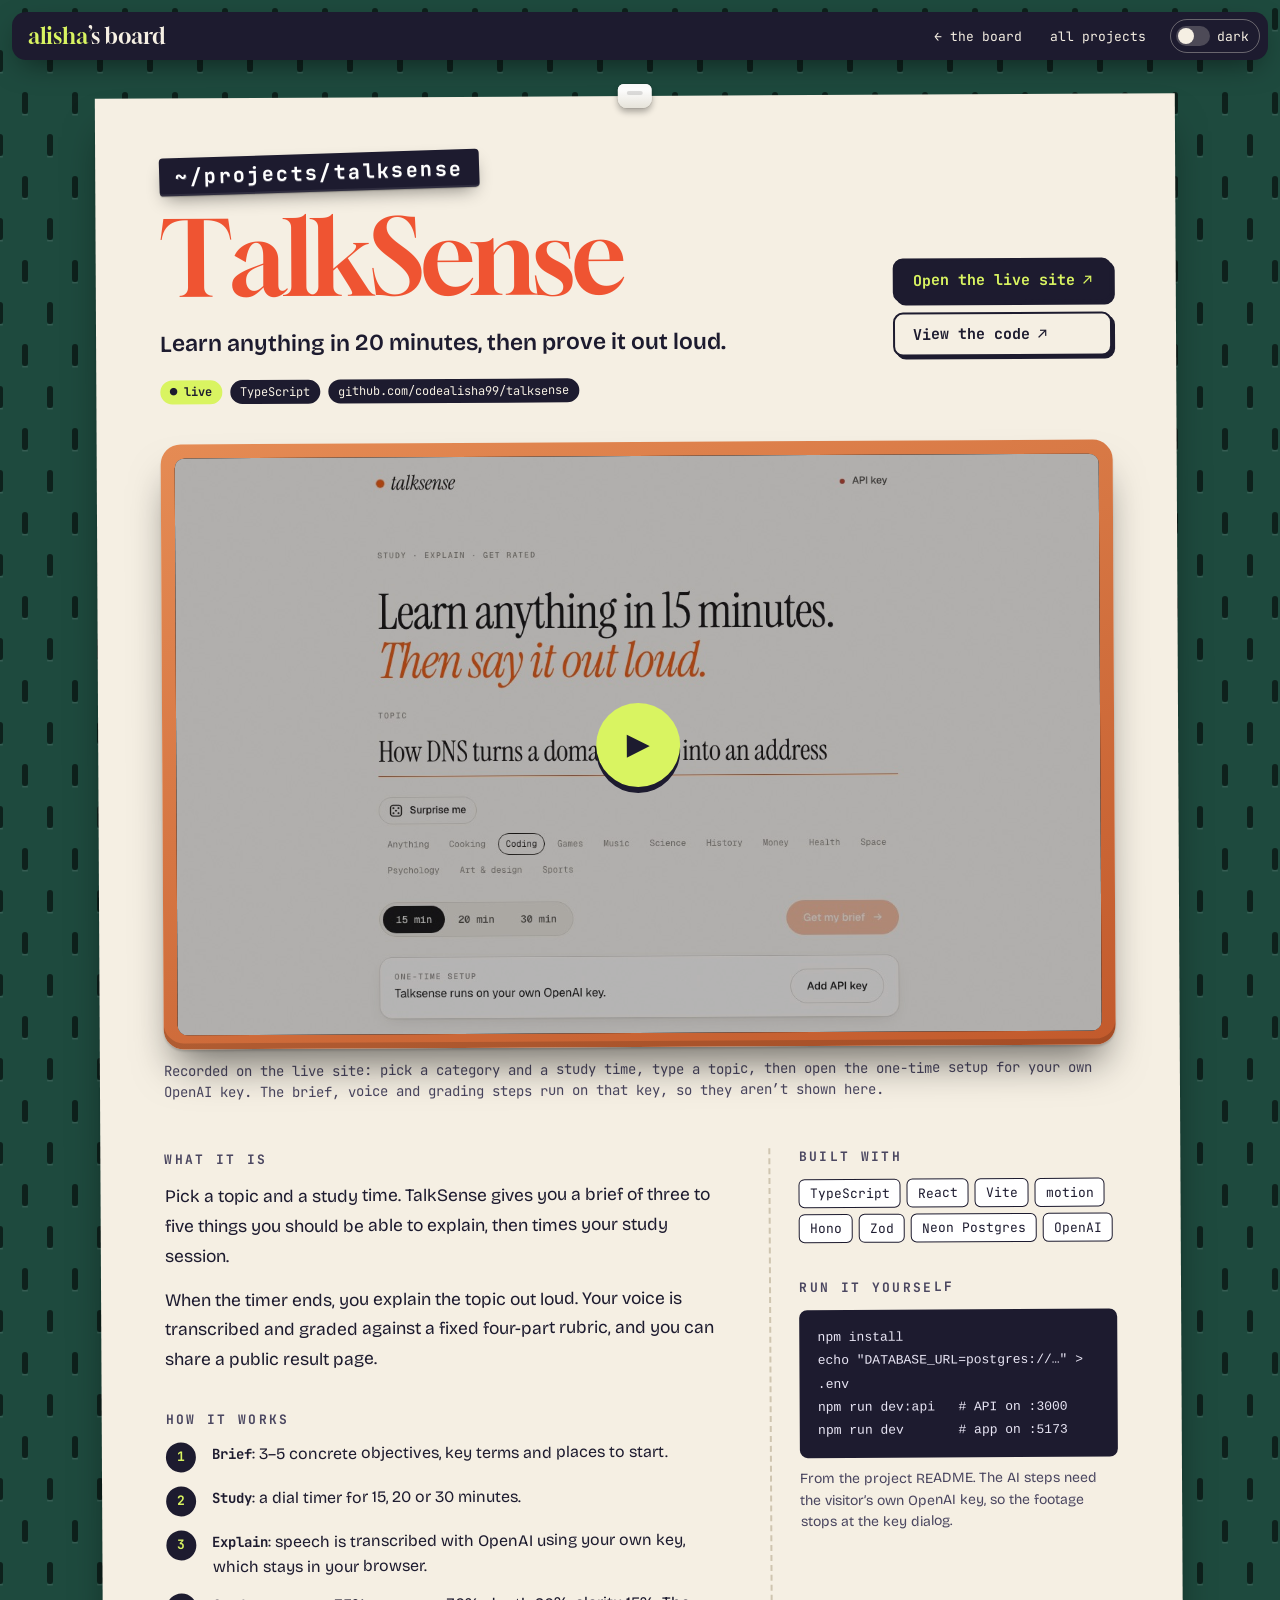
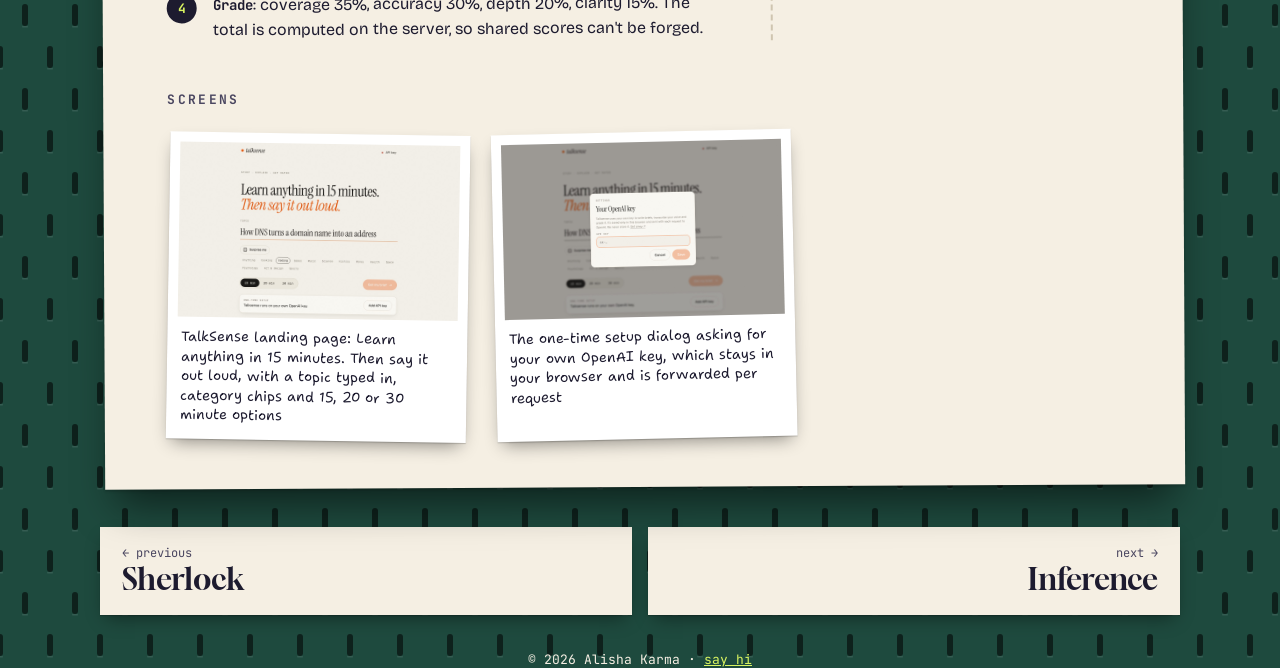
<file: projects/talksense/index.html>
<!doctype html>
<html lang="en">
<head>
  <meta charset="utf-8">
  <meta name="viewport" content="width=device-width, initial-scale=1">
  <title>TalkSense — Alisha Karma</title>
  <meta name="description" content="Learn anything in 20 minutes, then prove it out loud.">
  <link rel="icon" href="../../assets/icon.svg">
  <link rel="preconnect" href="https://fonts.googleapis.com">
  <link rel="preconnect" href="https://fonts.gstatic.com" crossorigin>
  <link href="https://fonts.googleapis.com/css2?family=Bricolage+Grotesque:opsz,wght@12..96,400..800&family=Gloock&family=JetBrains+Mono:wght@400..800&family=Shantell+Sans:wght,BNCE,INFM@300..800,-100..100,0..100&display=swap" rel="stylesheet">
  <link rel="stylesheet" href="../../styles.css">
  <link rel="stylesheet" href="../../project.css">
  <script>
    (() => { let t = null; try { t = JSON.parse(localStorage.getItem("desk:theme")); } catch {}
      document.documentElement.dataset.theme = t || (matchMedia("(prefers-color-scheme: dark)").matches ? "dark" : "light"); })();
  </script>
</head>
<body class="pp">
<header class="pp-bar">
  <a class="logo" href="../../">alisha<span>’s board</span></a>
  <nav aria-label="Site">
    <a href="../../#projects">← the board</a>
    <a href="../../projects/">all projects</a>
  </nav>
  <button type="button" class="switch" role="switch" aria-checked="false" data-toggle="theme"><span class="track" aria-hidden="true"></span>dark</button>
</header>
<main>
<article class="sheet-page" aria-labelledby="pp-title">
  <span class="pin" aria-hidden="true"></span>
  <p class="label-maker pp-tag">~/projects/talksense</p>
  <div class="pp-head">
    <h1 id="pp-title">TalkSense</h1>
    <p class="pp-tagline">Learn anything in 20 minutes, then prove it out loud.</p>
    <div class="pp-actions">
      <a class="btn primary" href="https://web-production-c32cc2.up.railway.app" target="_blank" rel="noopener">Open the live site <span aria-hidden="true">↗</span></a>
      <a class="btn" href="https://github.com/codealisha99/talksense" target="_blank" rel="noopener">View the code <span aria-hidden="true">↗</span></a>
    </div>
  </div>
  <p class="pp-status"><span class="is-live">● live</span><span>TypeScript</span><span>github.com/codealisha99/talksense</span></p>

  <figure class="pp-tape" aria-label="Launch video">
    <div class="frame">
      <video preload="none" playsinline muted poster="../../assets/projects/talksense/shot-1.jpg" aria-label="Recorded on the live site: pick a category and a study time, type a topic, then open the one-time setup for your own OpenAI key. The brief, voice and grading steps run on that key, so they aren’t shown here.">
        <source src="../../assets/projects/talksense/demo.webm" type='video/webm; codecs="vp9"'>
      </video>
      <button type="button" class="play" aria-label="Play the launch video: Recorded on the live site: pick a category and a study time, type a topic, then open the one-time setup for your own OpenAI key. The brief, voice and grading steps run on that key, so they aren’t shown here."><span aria-hidden="true">▶</span></button>
    </div>
    <figcaption>Recorded on the live site: pick a category and a study time, type a topic, then open the one-time setup for your own OpenAI key. The brief, voice and grading steps run on that key, so they aren’t shown here.</figcaption>
    <p class="fallback" hidden>Your browser can’t play this recording. <a href="https://web-production-c32cc2.up.railway.app" target="_blank" rel="noopener">Try the live site ↗</a></p>
  </figure>

  <div class="pp-body">
    <div>
      <section class="pp-prose" aria-labelledby="pp-what"><h2 id="pp-what">What it is</h2><p>Pick a topic and a study time. TalkSense gives you a brief of three to five things you should be able to explain, then times your study session.</p><p>When the timer ends, you explain the topic out loud. Your voice is transcribed and graded against a fixed four-part rubric, and you can share a public result page.</p></section>
      <section aria-labelledby="pp-how"><h2 id="pp-how">How it works</h2><ol class="pp-steps"><li><span><b>Brief</b>: 3–5 concrete objectives, key terms and places to start.</span></li><li><span><b>Study</b>: a dial timer for 15, 20 or 30 minutes.</span></li><li><span><b>Explain</b>: speech is transcribed with OpenAI using your own key, which stays in your browser.</span></li><li><span><b>Grade</b>: coverage 35%, accuracy 30%, depth 20%, clarity 15%. The total is computed on the server, so shared scores can&#39;t be forged.</span></li></ol></section>
    </div>
    <aside class="pp-aside">
      <section aria-labelledby="pp-stack"><h2 id="pp-stack">Built with</h2><ul class="pp-stack"><li>TypeScript</li><li>React</li><li>Vite</li><li>motion</li><li>Hono</li><li>Zod</li><li>Neon Postgres</li><li>OpenAI</li></ul></section>
      <section class="pp-run" aria-labelledby="pp-run"><h2 id="pp-run">Run it yourself</h2><pre tabindex="0" aria-label="Commands to run TalkSense"><code>npm install
echo &quot;DATABASE_URL=postgres://…&quot; &gt; .env
npm run dev:api   # API on :3000
npm run dev       # app on :5173</code></pre>
        <p class="pp-note">From the project README. The AI steps need the visitor’s own OpenAI key, so the footage stops at the key dialog.</p></section>
    </aside>
  </div>

  <section class="pp-shots" aria-labelledby="pp-shots">
    <h2 id="pp-shots">Screens</h2>
    <figure class="pp-shot"><button type="button" aria-label="Enlarge: TalkSense landing page: Learn anything in 15 minutes. Then say it out loud, with a topic typed in, category chips and 15, 20 or 30 minute options"><img src="../../assets/projects/talksense/shot-1.jpg" data-full="../../assets/projects/talksense/shot-1.jpg" alt="TalkSense landing page: Learn anything in 15 minutes. Then say it out loud, with a topic typed in, category chips and 15, 20 or 30 minute options" loading="lazy" width="1280" height="800"></button><figcaption>TalkSense landing page: Learn anything in 15 minutes. Then say it out loud, with a topic typed in, category chips and 15, 20 or 30 minute options</figcaption></figure>
    <figure class="pp-shot"><button type="button" aria-label="Enlarge: The one-time setup dialog asking for your own OpenAI key, which stays in your browser and is forwarded per request"><img src="../../assets/projects/talksense/shot-2.jpg" data-full="../../assets/projects/talksense/shot-2.jpg" alt="The one-time setup dialog asking for your own OpenAI key, which stays in your browser and is forwarded per request" loading="lazy" width="1280" height="800"></button><figcaption>The one-time setup dialog asking for your own OpenAI key, which stays in your browser and is forwarded per request</figcaption></figure>
  </section>
</article>
<nav class="pp-more" aria-label="More projects">
  <a href="../sherlock/"><small>← previous</small><b>Sherlock</b></a>
  <a href="../ai-inference-layer/"><small>next →</small><b>Inference</b></a>
</nav>
<p class="pp-foot">© 2026 Alisha Karma · <a href="../../#hi">say hi</a></p>
</main>
<dialog class="lightbox" aria-label="Screenshot"><form method="dialog" class="close"><button aria-label="Close">×</button></form><img alt=""><p></p></dialog>
<script src="../../project.js"></script>
</body>
</html>
</file>
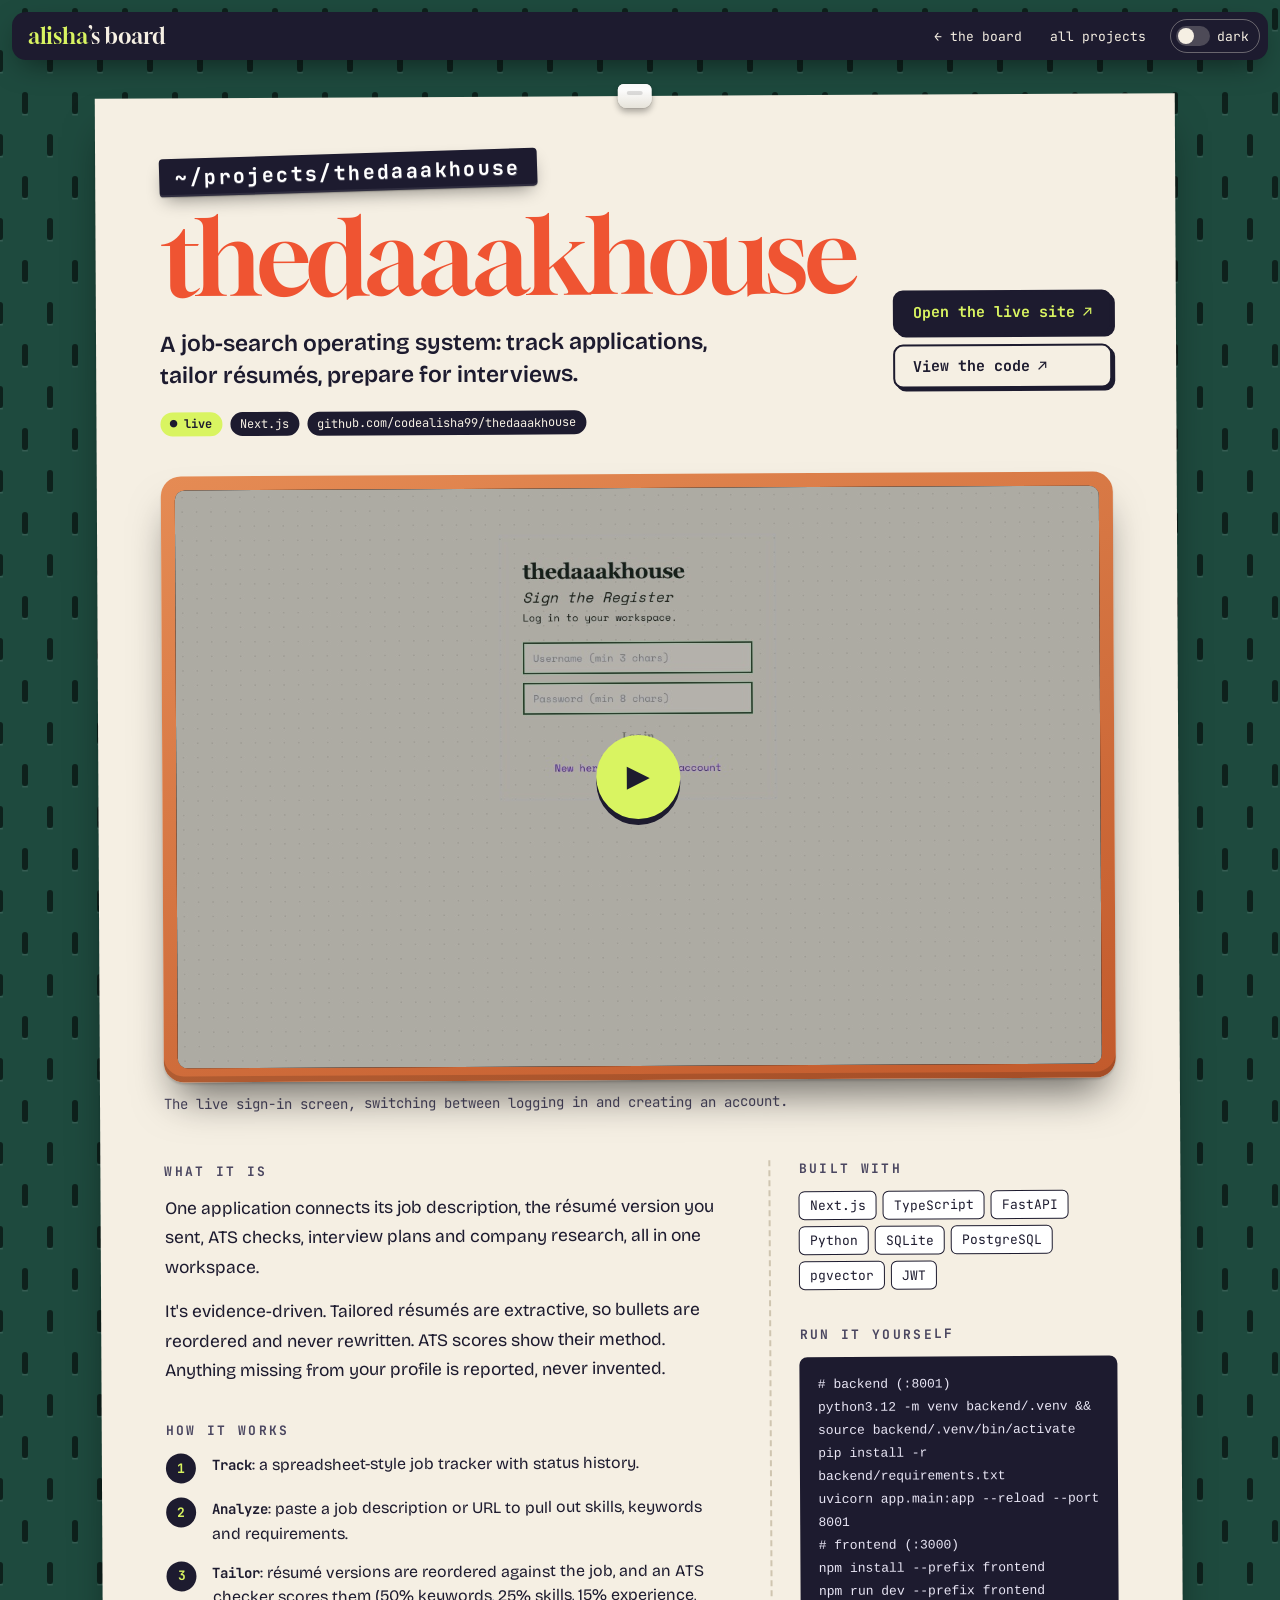
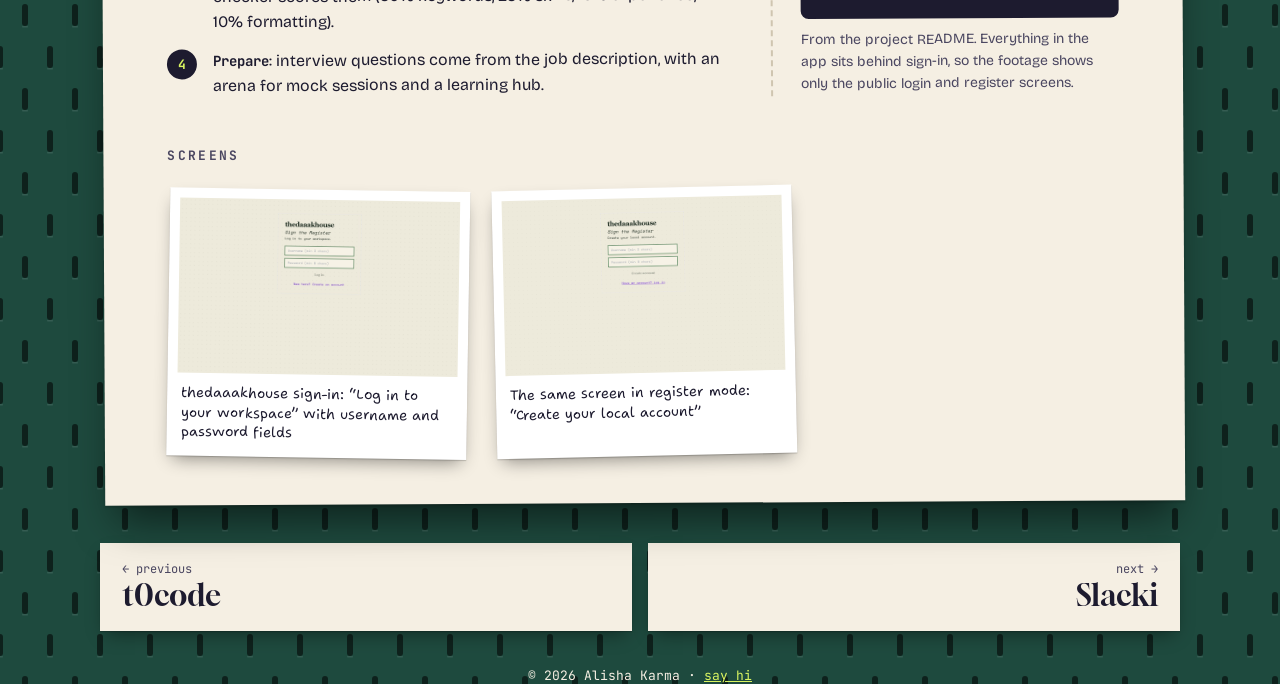
<file: projects/thedaaakhouse/index.html>
<!doctype html>
<html lang="en">
<head>
  <meta charset="utf-8">
  <meta name="viewport" content="width=device-width, initial-scale=1">
  <title>thedaaakhouse — Alisha Karma</title>
  <meta name="description" content="A job-search operating system: track applications, tailor résumés, prepare for interviews.">
  <link rel="icon" href="../../assets/icon.svg">
  <link rel="preconnect" href="https://fonts.googleapis.com">
  <link rel="preconnect" href="https://fonts.gstatic.com" crossorigin>
  <link href="https://fonts.googleapis.com/css2?family=Bricolage+Grotesque:opsz,wght@12..96,400..800&family=Gloock&family=JetBrains+Mono:wght@400..800&family=Shantell+Sans:wght,BNCE,INFM@300..800,-100..100,0..100&display=swap" rel="stylesheet">
  <link rel="stylesheet" href="../../styles.css">
  <link rel="stylesheet" href="../../project.css">
  <script>
    (() => { let t = null; try { t = JSON.parse(localStorage.getItem("desk:theme")); } catch {}
      document.documentElement.dataset.theme = t || (matchMedia("(prefers-color-scheme: dark)").matches ? "dark" : "light"); })();
  </script>
</head>
<body class="pp">
<header class="pp-bar">
  <a class="logo" href="../../">alisha<span>’s board</span></a>
  <nav aria-label="Site">
    <a href="../../#projects">← the board</a>
    <a href="../../projects/">all projects</a>
  </nav>
  <button type="button" class="switch" role="switch" aria-checked="false" data-toggle="theme"><span class="track" aria-hidden="true"></span>dark</button>
</header>
<main>
<article class="sheet-page" aria-labelledby="pp-title">
  <span class="pin" aria-hidden="true"></span>
  <p class="label-maker pp-tag">~/projects/thedaaakhouse</p>
  <div class="pp-head">
    <h1 id="pp-title">thedaaakhouse</h1>
    <p class="pp-tagline">A job-search operating system: track applications, tailor résumés, prepare for interviews.</p>
    <div class="pp-actions">
      <a class="btn primary" href="https://thedaaakhouse.vercel.app" target="_blank" rel="noopener">Open the live site <span aria-hidden="true">↗</span></a>
      <a class="btn" href="https://github.com/codealisha99/thedaaakhouse" target="_blank" rel="noopener">View the code <span aria-hidden="true">↗</span></a>
    </div>
  </div>
  <p class="pp-status"><span class="is-live">● live</span><span>Next.js</span><span>github.com/codealisha99/thedaaakhouse</span></p>

  <figure class="pp-tape" aria-label="Launch video">
    <div class="frame">
      <video preload="none" playsinline muted poster="../../assets/projects/thedaaakhouse/shot-1.jpg" aria-label="The live sign-in screen, switching between logging in and creating an account.">
        <source src="../../assets/projects/thedaaakhouse/demo.webm" type='video/webm; codecs="vp9"'>
      </video>
      <button type="button" class="play" aria-label="Play the launch video: The live sign-in screen, switching between logging in and creating an account."><span aria-hidden="true">▶</span></button>
    </div>
    <figcaption>The live sign-in screen, switching between logging in and creating an account.</figcaption>
    <p class="fallback" hidden>Your browser can’t play this recording. <a href="https://thedaaakhouse.vercel.app" target="_blank" rel="noopener">Try the live site ↗</a></p>
  </figure>

  <div class="pp-body">
    <div>
      <section class="pp-prose" aria-labelledby="pp-what"><h2 id="pp-what">What it is</h2><p>One application connects its job description, the résumé version you sent, ATS checks, interview plans and company research, all in one workspace.</p><p>It&#39;s evidence-driven. Tailored résumés are extractive, so bullets are reordered and never rewritten. ATS scores show their method. Anything missing from your profile is reported, never invented.</p></section>
      <section aria-labelledby="pp-how"><h2 id="pp-how">How it works</h2><ol class="pp-steps"><li><span><b>Track</b>: a spreadsheet-style job tracker with status history.</span></li><li><span><b>Analyze</b>: paste a job description or URL to pull out skills, keywords and requirements.</span></li><li><span><b>Tailor</b>: résumé versions are reordered against the job, and an ATS checker scores them (50% keywords, 25% skills, 15% experience, 10% formatting).</span></li><li><span><b>Prepare</b>: interview questions come from the job description, with an arena for mock sessions and a learning hub.</span></li></ol></section>
    </div>
    <aside class="pp-aside">
      <section aria-labelledby="pp-stack"><h2 id="pp-stack">Built with</h2><ul class="pp-stack"><li>Next.js</li><li>TypeScript</li><li>FastAPI</li><li>Python</li><li>SQLite</li><li>PostgreSQL</li><li>pgvector</li><li>JWT</li></ul></section>
      <section class="pp-run" aria-labelledby="pp-run"><h2 id="pp-run">Run it yourself</h2><pre tabindex="0" aria-label="Commands to run thedaaakhouse"><code># backend (:8001)
python3.12 -m venv backend/.venv &amp;&amp; source backend/.venv/bin/activate
pip install -r backend/requirements.txt
uvicorn app.main:app --reload --port 8001
# frontend (:3000)
npm install --prefix frontend
npm run dev --prefix frontend</code></pre>
        <p class="pp-note">From the project README. Everything in the app sits behind sign-in, so the footage shows only the public login and register screens.</p></section>
    </aside>
  </div>

  <section class="pp-shots" aria-labelledby="pp-shots">
    <h2 id="pp-shots">Screens</h2>
    <figure class="pp-shot"><button type="button" aria-label="Enlarge: thedaaakhouse sign-in: “Log in to your workspace” with username and password fields"><img src="../../assets/projects/thedaaakhouse/shot-1.jpg" data-full="../../assets/projects/thedaaakhouse/shot-1.jpg" alt="thedaaakhouse sign-in: “Log in to your workspace” with username and password fields" loading="lazy" width="1280" height="800"></button><figcaption>thedaaakhouse sign-in: “Log in to your workspace” with username and password fields</figcaption></figure>
    <figure class="pp-shot"><button type="button" aria-label="Enlarge: The same screen in register mode: “Create your local account”"><img src="../../assets/projects/thedaaakhouse/shot-2.jpg" data-full="../../assets/projects/thedaaakhouse/shot-2.jpg" alt="The same screen in register mode: “Create your local account”" loading="lazy" width="1280" height="800"></button><figcaption>The same screen in register mode: “Create your local account”</figcaption></figure>
  </section>
</article>
<nav class="pp-more" aria-label="More projects">
  <a href="../t0code/"><small>← previous</small><b>t0code</b></a>
  <a href="../slacki/"><small>next →</small><b>Slacki</b></a>
</nav>
<p class="pp-foot">© 2026 Alisha Karma · <a href="../../#hi">say hi</a></p>
</main>
<dialog class="lightbox" aria-label="Screenshot"><form method="dialog" class="close"><button aria-label="Close">×</button></form><img alt=""><p></p></dialog>
<script src="../../project.js"></script>
</body>
</html>
</file>
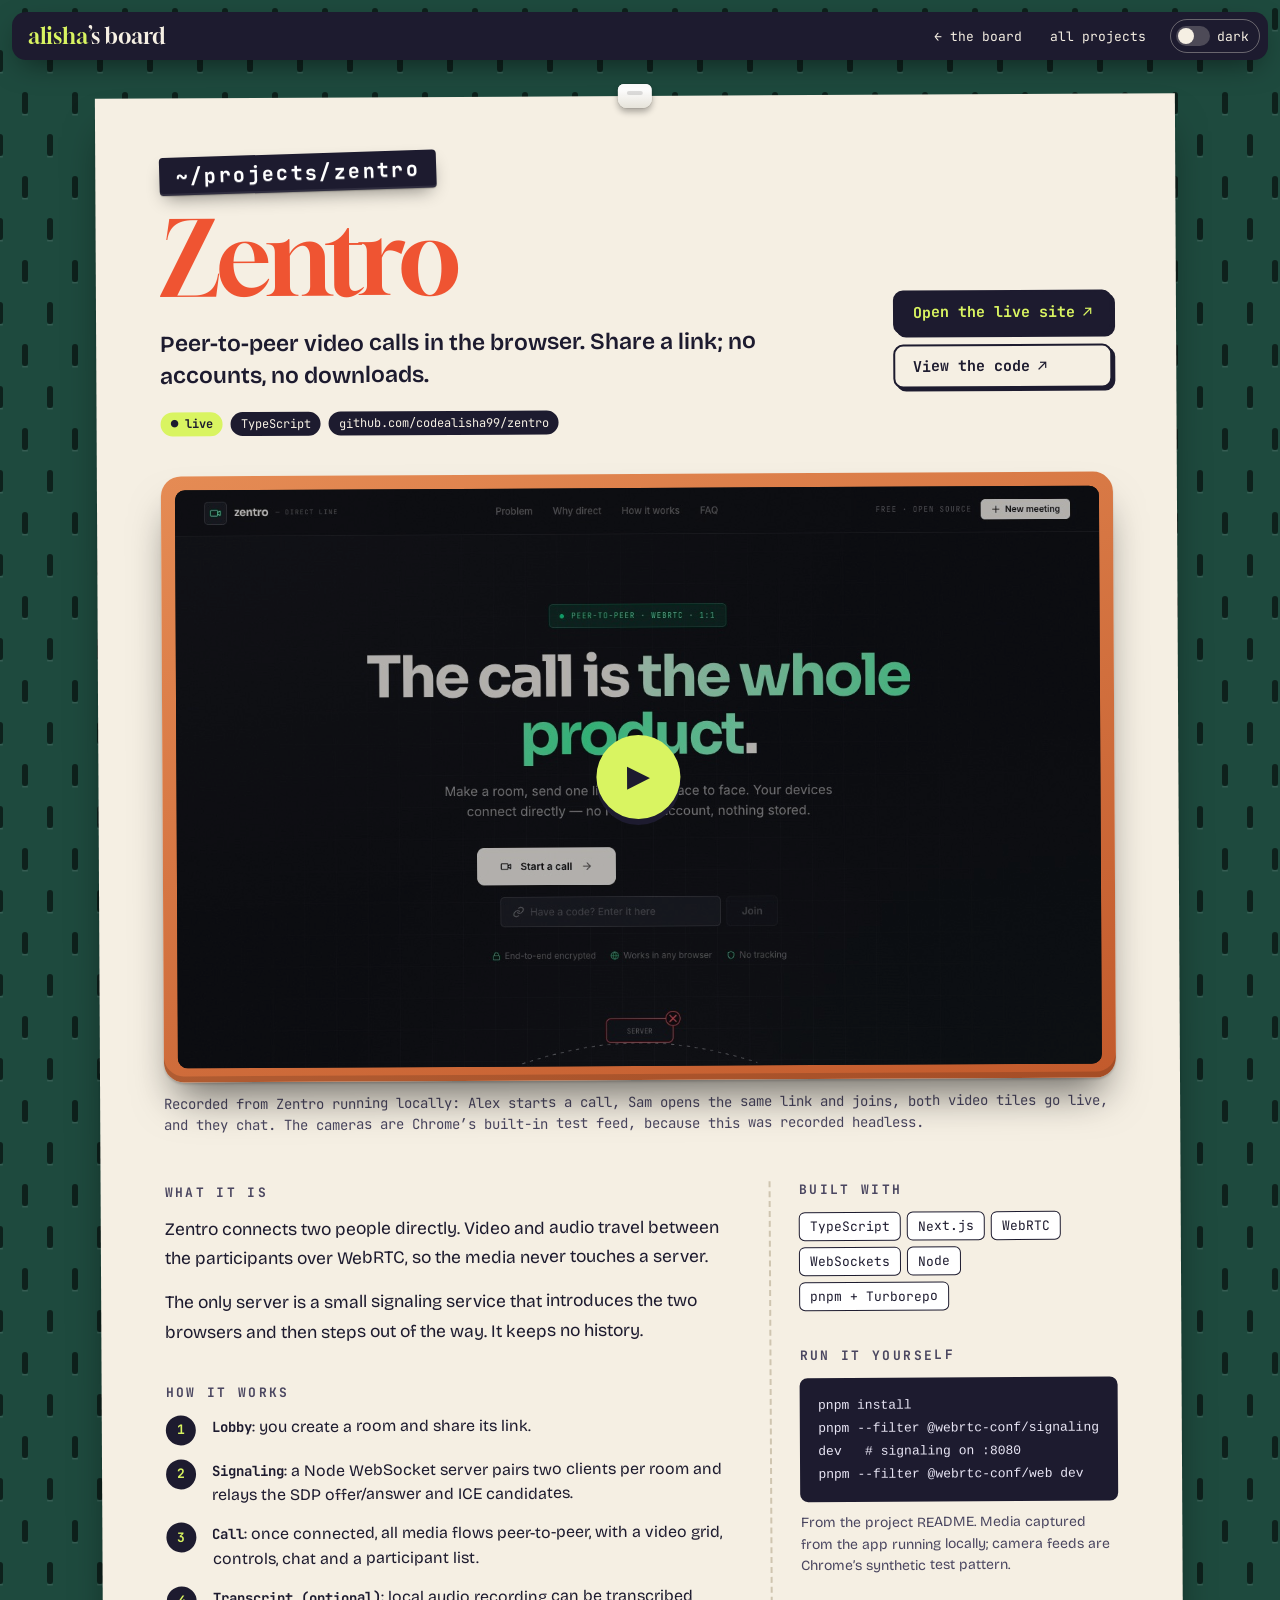
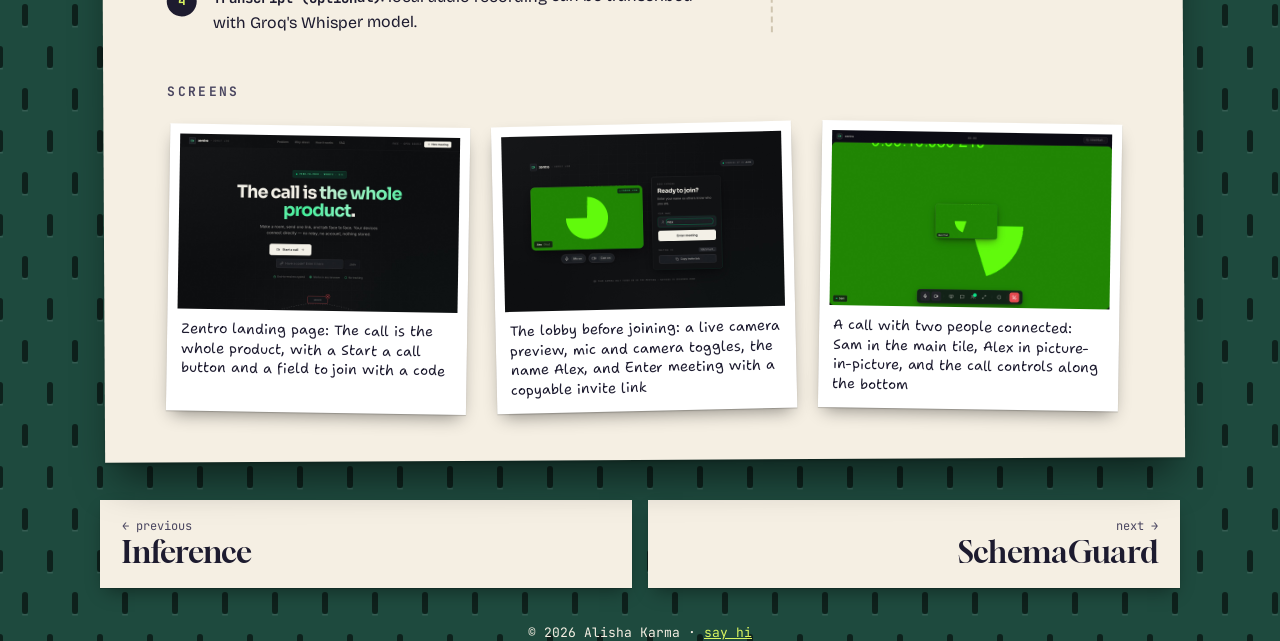
<file: projects/zentro/index.html>
<!doctype html>
<html lang="en">
<head>
  <meta charset="utf-8">
  <meta name="viewport" content="width=device-width, initial-scale=1">
  <title>Zentro — Alisha Karma</title>
  <meta name="description" content="Peer-to-peer video calls in the browser. Share a link; no accounts, no downloads.">
  <link rel="icon" href="../../assets/icon.svg">
  <link rel="preconnect" href="https://fonts.googleapis.com">
  <link rel="preconnect" href="https://fonts.gstatic.com" crossorigin>
  <link href="https://fonts.googleapis.com/css2?family=Bricolage+Grotesque:opsz,wght@12..96,400..800&family=Gloock&family=JetBrains+Mono:wght@400..800&family=Shantell+Sans:wght,BNCE,INFM@300..800,-100..100,0..100&display=swap" rel="stylesheet">
  <link rel="stylesheet" href="../../styles.css">
  <link rel="stylesheet" href="../../project.css">
  <script>
    (() => { let t = null; try { t = JSON.parse(localStorage.getItem("desk:theme")); } catch {}
      document.documentElement.dataset.theme = t || (matchMedia("(prefers-color-scheme: dark)").matches ? "dark" : "light"); })();
  </script>
</head>
<body class="pp">
<header class="pp-bar">
  <a class="logo" href="../../">alisha<span>’s board</span></a>
  <nav aria-label="Site">
    <a href="../../#projects">← the board</a>
    <a href="../../projects/">all projects</a>
  </nav>
  <button type="button" class="switch" role="switch" aria-checked="false" data-toggle="theme"><span class="track" aria-hidden="true"></span>dark</button>
</header>
<main>
<article class="sheet-page" aria-labelledby="pp-title">
  <span class="pin" aria-hidden="true"></span>
  <p class="label-maker pp-tag">~/projects/zentro</p>
  <div class="pp-head">
    <h1 id="pp-title">Zentro</h1>
    <p class="pp-tagline">Peer-to-peer video calls in the browser. Share a link; no accounts, no downloads.</p>
    <div class="pp-actions">
      <a class="btn primary" href="https://zentro-three-phi.vercel.app" target="_blank" rel="noopener">Open the live site <span aria-hidden="true">↗</span></a>
      <a class="btn" href="https://github.com/codealisha99/zentro" target="_blank" rel="noopener">View the code <span aria-hidden="true">↗</span></a>
    </div>
  </div>
  <p class="pp-status"><span class="is-live">● live</span><span>TypeScript</span><span>github.com/codealisha99/zentro</span></p>

  <figure class="pp-tape" aria-label="Launch video">
    <div class="frame">
      <video preload="none" playsinline muted poster="../../assets/projects/zentro/shot-1.jpg" aria-label="Recorded from Zentro running locally: Alex starts a call, Sam opens the same link and joins, both video tiles go live, and they chat. The cameras are Chrome’s built-in test feed, because this was recorded headless.">
        <source src="../../assets/projects/zentro/demo.webm" type='video/webm; codecs="vp9"'>
      </video>
      <button type="button" class="play" aria-label="Play the launch video: Recorded from Zentro running locally: Alex starts a call, Sam opens the same link and joins, both video tiles go live, and they chat. The cameras are Chrome’s built-in test feed, because this was recorded headless."><span aria-hidden="true">▶</span></button>
    </div>
    <figcaption>Recorded from Zentro running locally: Alex starts a call, Sam opens the same link and joins, both video tiles go live, and they chat. The cameras are Chrome’s built-in test feed, because this was recorded headless.</figcaption>
    <p class="fallback" hidden>Your browser can’t play this recording. <a href="https://zentro-three-phi.vercel.app" target="_blank" rel="noopener">Try the live site ↗</a></p>
  </figure>

  <div class="pp-body">
    <div>
      <section class="pp-prose" aria-labelledby="pp-what"><h2 id="pp-what">What it is</h2><p>Zentro connects two people directly. Video and audio travel between the participants over WebRTC, so the media never touches a server.</p><p>The only server is a small signaling service that introduces the two browsers and then steps out of the way. It keeps no history.</p></section>
      <section aria-labelledby="pp-how"><h2 id="pp-how">How it works</h2><ol class="pp-steps"><li><span><b>Lobby</b>: you create a room and share its link.</span></li><li><span><b>Signaling</b>: a Node WebSocket server pairs two clients per room and relays the SDP offer/answer and ICE candidates.</span></li><li><span><b>Call</b>: once connected, all media flows peer-to-peer, with a video grid, controls, chat and a participant list.</span></li><li><span><b>Transcript (optional)</b>: local audio recording can be transcribed with Groq&#39;s Whisper model.</span></li></ol></section>
    </div>
    <aside class="pp-aside">
      <section aria-labelledby="pp-stack"><h2 id="pp-stack">Built with</h2><ul class="pp-stack"><li>TypeScript</li><li>Next.js</li><li>WebRTC</li><li>WebSockets</li><li>Node</li><li>pnpm + Turborepo</li></ul></section>
      <section class="pp-run" aria-labelledby="pp-run"><h2 id="pp-run">Run it yourself</h2><pre tabindex="0" aria-label="Commands to run Zentro"><code>pnpm install
pnpm --filter @webrtc-conf/signaling dev   # signaling on :8080
pnpm --filter @webrtc-conf/web dev</code></pre>
        <p class="pp-note">From the project README. Media captured from the app running locally; camera feeds are Chrome’s synthetic test pattern.</p></section>
    </aside>
  </div>

  <section class="pp-shots" aria-labelledby="pp-shots">
    <h2 id="pp-shots">Screens</h2>
    <figure class="pp-shot"><button type="button" aria-label="Enlarge: Zentro landing page: The call is the whole product, with a Start a call button and a field to join with a code"><img src="../../assets/projects/zentro/shot-1.jpg" data-full="../../assets/projects/zentro/shot-1.jpg" alt="Zentro landing page: The call is the whole product, with a Start a call button and a field to join with a code" loading="lazy" width="1280" height="800"></button><figcaption>Zentro landing page: The call is the whole product, with a Start a call button and a field to join with a code</figcaption></figure>
    <figure class="pp-shot"><button type="button" aria-label="Enlarge: The lobby before joining: a live camera preview, mic and camera toggles, the name Alex, and Enter meeting with a copyable invite link"><img src="../../assets/projects/zentro/shot-2.jpg" data-full="../../assets/projects/zentro/shot-2.jpg" alt="The lobby before joining: a live camera preview, mic and camera toggles, the name Alex, and Enter meeting with a copyable invite link" loading="lazy" width="1280" height="800"></button><figcaption>The lobby before joining: a live camera preview, mic and camera toggles, the name Alex, and Enter meeting with a copyable invite link</figcaption></figure>
    <figure class="pp-shot"><button type="button" aria-label="Enlarge: A call with two people connected: Sam in the main tile, Alex in picture-in-picture, and the call controls along the bottom"><img src="../../assets/projects/zentro/shot-3.jpg" data-full="../../assets/projects/zentro/shot-3.jpg" alt="A call with two people connected: Sam in the main tile, Alex in picture-in-picture, and the call controls along the bottom" loading="lazy" width="1280" height="800"></button><figcaption>A call with two people connected: Sam in the main tile, Alex in picture-in-picture, and the call controls along the bottom</figcaption></figure>
  </section>
</article>
<nav class="pp-more" aria-label="More projects">
  <a href="../ai-inference-layer/"><small>← previous</small><b>Inference</b></a>
  <a href="../schemaguard/"><small>next →</small><b>SchemaGuard</b></a>
</nav>
<p class="pp-foot">© 2026 Alisha Karma · <a href="../../#hi">say hi</a></p>
</main>
<dialog class="lightbox" aria-label="Screenshot"><form method="dialog" class="close"><button aria-label="Close">×</button></form><img alt=""><p></p></dialog>
<script src="../../project.js"></script>
</body>
</html>
</file>
<file: styles.css>
/* ---------- palette & type ---------- */
:root {
  --wall: #12302a;
  --peg: #1e4a3e;   /* the original cutting-mat green, now as the pegboard */
  --peg-edge: #193f35;
  --peg-slots: url("data:image/svg+xml,%3Csvg xmlns='http://www.w3.org/2000/svg' width='50' height='84'%3E%3Cg fill='%23000' fill-opacity='.55'%3E%3Crect x='22' y='8' width='6' height='22' rx='3'/%3E%3Crect x='-3' y='50' width='6' height='22' rx='3'/%3E%3Crect x='47' y='50' width='6' height='22' rx='3'/%3E%3C/g%3E%3Cg fill='%23fff' fill-opacity='.1'%3E%3Crect x='22' y='30' width='6' height='1.5' rx='.75'/%3E%3Crect x='-3' y='72' width='6' height='1.5' rx='.75'/%3E%3Crect x='47' y='72' width='6' height='1.5' rx='.75'/%3E%3C/g%3E%3C/svg%3E");
  --paper: #f5efe3;
  --paper-2: #ebe3d2;
  --ink: #1d1b2f;
  --ink-soft: #4a4660;
  --tomato: #ef5432; /* darkest step that keeps large text ≥ 3:1 on paper */
  --lime: #d9f461;
  --pink: #ff9ecb;
  --lilac: #b9a8ff;
  --peach: #ffbd73;
  --cobalt: #2a6ef2;

  --f-display: "Gloock", "Times New Roman", serif;
  --f-hand: "Shantell Sans", "Comic Sans MS", cursive;
  --f-type: "JetBrains Mono", ui-monospace, Menlo, monospace;
  --f-body: "Bricolage Grotesque", system-ui, sans-serif;

  /* motion: one easing, three durations */
  --ease-out: cubic-bezier(.2, .8, .2, 1);
  --dur-fast: 150ms; --dur: 250ms; --dur-settle: 500ms;

  --shadow: 0 1px 1px rgba(0,0,0,.18), 0 8px 18px -6px rgba(0,0,0,.45);
  --shadow-lift: 0 2px 2px rgba(0,0,0,.15), 0 26px 40px -12px rgba(0,0,0,.55);
}

* { box-sizing: border-box; }
html, body { margin: 0; height: 100%; }
body {
  background: var(--wall);
  color: var(--ink);
  font: 16px/1.5 var(--f-body);
  -webkit-font-smoothing: antialiased;
}
h1, h2, h3, p, ul, ol, dl, dd, figure { margin: 0; }
ul, ol { padding: 0; list-style: none; }
button { font: inherit; color: inherit; cursor: pointer; }
a { color: inherit; }
:focus-visible { outline: 3px solid var(--cobalt); outline-offset: 3px; }

.hand { font-family: var(--f-hand); font-variation-settings: "INFM" 70, "BNCE" 30; }
.typed { font-family: var(--f-type); }
.small { font-size: 12px; letter-spacing: .04em; }
.scrawl { font-family: var(--f-hand); font-variation-settings: "INFM" 100, "BNCE" 60; color: var(--ink); font-size: 22px; }
.visually-hidden { position: absolute; width: 1px; height: 1px; overflow: hidden; clip-path: inset(50%); white-space: nowrap; }

/* ---------- top bar ---------- */
.topbar {
  position: fixed; inset: 12px 12px auto; z-index: 1000;
  display: flex; align-items: center; gap: 16px;
  padding: 6px 8px 6px 16px;
  background: var(--ink); color: var(--paper);
  border-radius: 14px;
  box-shadow: 0 10px 30px -10px rgba(0,0,0,.6);
}
.logo { font-family: var(--f-display); font-size: 22px; text-decoration: none; color: var(--lime); white-space: nowrap; }
.logo span { color: var(--paper); }
.tabs { display: flex; gap: 2px; overflow-x: auto; scrollbar-width: none; flex: 1; }
.tabs a {
  font-family: var(--f-type); font-size: 13px; text-decoration: none;
  padding: 6px 10px; border-radius: 8px; white-space: nowrap;
}
.tabs a:hover, .tabs a.on { background: var(--lime); color: var(--ink); }
.tools { display: flex; gap: 4px; }
.tools button {
  background: transparent; border: 1.5px solid rgba(245,239,227,.35); border-radius: 8px;
  min-width: 34px; height: 34px; padding: 0 10px; font-family: var(--f-type); font-size: 14px;
}
.tools button:hover { background: var(--paper); color: var(--ink); }
.switches { display: flex; gap: 4px; }
.switch {
  display: inline-flex; align-items: center; gap: 7px; height: 34px; padding: 0 10px 0 5px; white-space: nowrap;
  background: transparent; border: 1.5px solid rgba(245,239,227,.35); border-radius: 99px; font: 13px var(--f-type);
}
.switch:hover { border-color: var(--paper); }
.track { position: relative; width: 34px; height: 20px; border-radius: 99px; background: rgba(245,239,227,.22); transition: background .2s; }
.track::after {
  content: ""; position: absolute; left: 2px; top: 2px; width: 16px; height: 16px; border-radius: 50%;
  background: var(--paper); transition: translate .2s;
}
.switch[aria-checked=true] .track { background: var(--lime); }
.switch[aria-checked=true] .track::after { translate: 14px 0; background: var(--ink); }

/* ---------- dark theme: lights off on the pegboard, paper stays paper ---------- */
[data-theme=dark] {
  --wall: #08120f;
  --peg: #13261f;
  --peg-edge: #0f1f1a;
}
[data-theme=dark] .board {
  box-shadow:
    inset 0 0 0 14px var(--peg), inset 0 0 0 15px var(--peg-edge),
    inset 0 3px 0 15px rgba(255,255,255,.05),
    0 2px 0 #1d1f22, 0 6px 0 #16171a, 0 40px 80px -20px rgba(0,0,0,.8);
}
:is(.board > .scrawl:not(.you-are-here), .tags .label, .voice .label, .photos .label, .tv .caption) { color: var(--paper); }
[data-theme=dark] .sheet::backdrop { background: rgba(5,10,9,.8); }

/* ---------- contribution graph (shared by the board card and coder mode) ---------- */
.contrib { --cell: 10px; --gap: 2px; overflow-x: auto; }
.contrib-grid {
  display: grid; grid-template-rows: repeat(7, var(--cell)); grid-auto-flow: column; grid-auto-columns: var(--cell);
  gap: var(--gap); width: max-content;
}
.contrib i { display: block; width: var(--cell); height: var(--cell); border-radius: 2px; background: var(--lv0); }
.contrib .pad { visibility: hidden; }
.contrib .l1 { background: var(--lv1); } .contrib .l2 { background: var(--lv2); }
.contrib .l3 { background: var(--lv3); } .contrib .l4 { background: var(--lv4); }
.contrib-foot { display: flex; justify-content: space-between; align-items: center; gap: 12px; flex-wrap: wrap; margin-top: 10px; font: 12px var(--f-type); }
.contrib-foot a { font-weight: 700; }
.contrib-key { display: inline-flex; align-items: center; gap: 3px; }
.contrib-key i { margin: 0 1px; }
.contrib-msg { font-size: 13px; }
.contrib-card {
  --lv0: #e4dccb; --lv1: #d9f461; --lv2: #a6d64c; --lv3: #5ea93a; --lv4: #1f6f37;
  background: var(--paper); padding: 30px 22px 16px; box-shadow: var(--shadow);
}
.contrib-card h2 { font-size: 22px; font-weight: 700; color: var(--tomato); margin-bottom: 12px; }
.hint {
  position: fixed; left: 50%; bottom: 14px; translate: -50% 0; z-index: 999;
  font: 13px var(--f-type); color: var(--paper); background: rgba(29,27,47,.85);
  padding: 6px 12px; border-radius: 99px; pointer-events: none;
  transition: opacity .6s;
}
.hint.gone { opacity: 0; }

/* ---------- the pegboard ---------- */
.viewport { position: fixed; inset: 0; overflow: hidden; cursor: grab; touch-action: none; }
.viewport.panning { cursor: grabbing; }
/* IKEA SKÅDIS-style pegboard: staggered rounded slots punched through to the wall */
.board {
  position: relative; width: 3300px; height: 2400px;
  transform-origin: 0 0;
  background-color: var(--peg);
  background-image: var(--peg-slots);
  background-size: 50px 84px;
  background-position: 14px 10px;
  border-radius: 28px;
  box-shadow:
    inset 0 0 0 14px var(--peg), inset 0 0 0 15px var(--peg-edge),
    inset 0 3px 0 15px rgba(255,255,255,.08),
    0 2px 0 #173b31, 0 6px 0 #0f2a23, 0 40px 80px -20px rgba(0,0,0,.6);
}
.board.glide { transition: transform .7s var(--ease-out); }
.board.settle > .item { animation: hang var(--dur-settle) var(--ease-out) var(--d, 0ms) both; }
@keyframes hang { from { opacity: 0; translate: 0 -14px; } }
::view-transition-old(root), ::view-transition-new(root) { animation-duration: var(--dur); }


.item {
  position: absolute; left: var(--x); top: var(--y); width: var(--w, auto);
  rotate: var(--r, 0deg);
  cursor: grab; user-select: none;
  transition: rotate .25s, box-shadow .25s, scale .25s;
}
.item.dragging { cursor: grabbing; scale: 1.025; rotate: calc(var(--r, 0deg) + 1deg); z-index: 900 !important; }
.item :is(a, button, input, textarea, label, canvas) { cursor: pointer; }
.item textarea { cursor: text; user-select: text; }
.board > .scrawl { position: absolute; left: var(--x); top: var(--y); pointer-events: none; }

/* paper bits */
.tape {
  position: absolute; width: 110px; height: 30px; z-index: 2;
  background: rgba(255, 246, 214, .62);
  border-left: 2px dotted rgba(0,0,0,.05); border-right: 2px dotted rgba(0,0,0,.05);
  box-shadow: 0 1px 2px rgba(0,0,0,.1);
}
.tape.tl { left: -30px; top: -10px; rotate: -32deg; }
.tape.br { right: -30px; bottom: -8px; rotate: -28deg; }
.tape.tc { left: 50%; top: -14px; translate: -50% 0; rotate: 2deg; }
/* plastic pegboard clip */
.pin {
  position: absolute; left: 50%; top: -12px; translate: -50% 0; z-index: 3;
  width: 34px; height: 24px; border-radius: 6px 6px 9px 9px;
  background: linear-gradient(#fff 0 20%, #e6e3da 100%);
  box-shadow: 0 1px 0 #fff inset, 0 4px 6px rgba(0,0,0,.3), 0 0 0 1px rgba(0,0,0,.06);
}
.pin::after { content: ""; position: absolute; left: 9px; right: 9px; top: 7px; height: 4px; border-radius: 2px; background: rgba(0,0,0,.12); }

/* ---------- intro ---------- */
.intro {
  background: var(--paper); padding: 44px 48px 40px;
  box-shadow: var(--shadow);
  clip-path: polygon(0 2%, 4% 0, 30% 1%, 55% 0, 80% 1.5%, 100% 0, 99% 30%, 100% 60%, 99.5% 100%, 70% 99%, 40% 100%, 10% 98.5%, 0 100%, 1% 60%);
}
.intro .hi { font-size: 30px; color: var(--ink-soft); rotate: -3deg; width: fit-content; }
.intro h1 {
  font-family: var(--f-display); font-weight: 400; font-size: 128px; line-height: .9;
  color: var(--tomato); letter-spacing: -.03em; margin: 0 0 18px -6px;
}
.intro h1 span { display: block; font-size: 64px; color: var(--ink); margin-top: 4px; letter-spacing: -.01em; }
.intro .lede { font-size: 19px; font-weight: 700; line-height: 1.45; margin-bottom: 12px; }
.intro .typed:not(.lede) { font-size: 15px; color: var(--ink-soft); }
.facts { display: flex; flex-wrap: wrap; gap: 8px; margin-top: 22px; font-size: 14px; }
.facts li { background: var(--ink); color: var(--paper); padding: 4px 10px; border-radius: 99px; }
.facts b { color: var(--lime); font-weight: 500; font-family: var(--f-type); font-size: 12px; margin-right: 4px; }
.stamp {
  position: absolute; right: 50px; top: 176px; rotate: 14deg;
  font: 700 15px/1.05 var(--f-type); text-transform: uppercase; text-align: center; letter-spacing: .1em;
  color: #2766e1; border: 3px solid currentColor; border-radius: 50%;
  width: 104px; height: 104px; display: grid; place-content: center;
  mix-blend-mode: multiply;
  mask: radial-gradient(circle at 30% 40%, #000 60%, #0008 100%);
}
.you-are-here { rotate: -8deg; color: var(--lime); }

/* ---------- stickies ---------- */
.sticky {
  width: 190px; min-height: 180px; padding: 34px 18px 18px;
  font: 19px/1.3 var(--f-hand); font-variation-settings: "INFM" 80, "BNCE" 20;
  box-shadow: var(--shadow);
  background: var(--c, var(--lime));
  white-space: pre-line; overflow-wrap: anywhere;
}
.sticky::after { /* curled corner */
  content: ""; position: absolute; right: 0; bottom: 0; width: 28px; height: 28px;
  background: linear-gradient(135deg, transparent 50%, rgba(0,0,0,.12) 50%);
}
.sticky.lime, .sw.lime { --c: var(--lime); }
.sticky.pink, .sw.pink { --c: var(--pink); }
.sticky.lilac, .sw.lilac { --c: var(--lilac); }
.sticky.peach, .sw.peach { --c: var(--peach); }
.sticky .del {
  position: absolute; right: 6px; top: 4px; border: 0; background: none; font-size: 20px; opacity: .45;
}
.sticky .del:hover { opacity: 1; }
.sticky small { display: block; margin-top: 10px; font: 11px var(--f-type); opacity: .6; }

.notepad {
  width: 420px; padding: 26px 22px 18px; display: grid; gap: 10px;
  background: var(--paper);
  background-image: repeating-linear-gradient(transparent 0 27px, #c8d6e8 27px 28px);
  border-top: 26px solid var(--ink);
  box-shadow: var(--shadow);
}
.notepad label.hand { font-size: 20px; }
.notepad textarea {
  font: 18px/28px var(--f-hand); background: transparent; border: 0; resize: none; padding: 0;
  outline: 1.5px dashed transparent;
}
.notepad textarea:focus { outline-color: var(--ink-soft); }
.swatches { border: 0; padding: 0; margin: 0; display: flex; gap: 8px; align-items: center; }
.swatches input { position: absolute; opacity: 0; }
.sw { display: block; width: 28px; height: 28px; background: var(--c); border: 2px solid var(--ink); border-radius: 4px; rotate: -4deg; }
.swatches input:checked + .sw { outline: 3px solid var(--ink); outline-offset: 2px; rotate: 4deg; }
.swatches input:focus-visible + .sw { outline: 3px solid var(--cobalt); }
.notepad button[type=submit] {
  justify-self: start; background: var(--tomato); color: var(--ink); border: 0;
  padding: 8px 18px; border-radius: 99px; font-family: var(--f-type); font-weight: 700;
  box-shadow: 0 3px 0 var(--ink);
}
.notepad button[type=submit]:active { translate: 0 2px; box-shadow: 0 1px 0 var(--ink); }
.notepad small { font-size: 11px; color: var(--ink-soft); }

/* ---------- receipt ---------- */
.receipt {
  background: #fbfaf6; padding: 40px 26px 34px;
  font: 13px/1.45 var(--f-type); text-transform: uppercase;
  filter: drop-shadow(0 10px 12px rgba(0,0,0,.4));
  --zz: 10px;
  mask:
    conic-gradient(from -45deg at bottom, #0000, #000 1deg 89deg, #0000 90deg) bottom / var(--zz) 51% repeat-x,
    linear-gradient(#000 0 0) top / 100% calc(100% - var(--zz) / 2 - 1px) no-repeat;
}
.receipt header { text-align: center; }
.r-title { font-weight: 700; font-size: 20px; letter-spacing: .14em; }
.receipt hr { border: 0; border-top: 2px dashed var(--ink); margin: 14px 0; }
.receipt .row { display: flex; justify-content: space-between; gap: 10px; }
.receipt .lines li { margin-bottom: 12px; }
.receipt .sub { color: var(--ink-soft); }
.receipt .note { text-transform: none; padding-left: 8px; font-size: 12.5px; color: var(--ink-soft); }
.receipt .total { font-weight: 700; font-size: 17px; margin-top: 6px; }
.receipt .total span:last-child { background: var(--ink); color: var(--lime); padding: 0 6px; }
.receipt .center { text-align: center; }
.receipt .tiny { font-size: 11px; letter-spacing: .3em; }
.barcode {
  height: 56px; margin: 14px 10px 4px;
  background: repeating-linear-gradient(90deg, var(--ink) 0 2px, transparent 2px 4px, var(--ink) 4px 7px, transparent 7px 8px, var(--ink) 8px 9px, transparent 9px 13px, var(--ink) 13px 14px, transparent 14px 16px);
}

/* ---------- luggage tags ---------- */
.tags { display: flex; flex-wrap: wrap; gap: 26px 18px; padding: 50px 10px 10px; }
.tags .label { position: absolute; top: 0; left: 10px; rotate: -3deg; }
.tag {
  position: relative; display: grid; place-items: center;
  width: 112px; height: 58px; padding-left: 18px;
  background: var(--c); color: var(--ink); text-decoration: none;
  font: 700 15px var(--f-type);
  clip-path: polygon(18% 0, 100% 0, 100% 100%, 18% 100%, 0 50%);
  rotate: var(--t); transition: rotate .2s, translate .2s;
  filter: drop-shadow(0 4px 3px rgba(0,0,0,.35));
}
.tag::before { /* eyelet */
  content: ""; position: absolute; left: 13px; top: 50%; translate: 0 -50%;
  width: 12px; height: 12px; border-radius: 50%; background: var(--wall);
  box-shadow: 0 0 0 3px rgba(255,255,255,.7);
}
.tag:hover, .tag:focus-visible { rotate: 0deg; translate: 0 -4px; }

/* ---------- resume card ---------- */
.resume-card { background: var(--paper); padding: 34px 28px 26px; box-shadow: var(--shadow); }
.resume-card::after { /* page stacked behind */
  content: ""; position: absolute; inset: 0; z-index: -1; background: var(--paper-2); rotate: 4deg; box-shadow: var(--shadow);
}
.resume-card h2 { font: 400 46px/1 var(--f-display); margin: 6px 0 16px; }
.clip {
  position: absolute; top: -18px; left: 38px; width: 22px; height: 64px;
  border: 3px solid #9aa3ad; border-radius: 12px; border-bottom-color: transparent;
}
.fake-lines { display: grid; gap: 9px; margin-bottom: 20px; }
.fake-lines i { height: 6px; background: #d6cbb4; border-radius: 3px; }
.fake-lines i:nth-child(3n) { width: 70%; }
.fake-lines i:nth-child(1) { background: var(--ink); width: 45%; }
.btns { display: flex; gap: 8px; flex-wrap: wrap; }
.btns button, .actions button {
  border: 2px solid var(--ink); background: var(--lime); padding: 6px 12px; border-radius: 8px;
  font: 700 13px var(--f-type); box-shadow: 3px 3px 0 var(--ink);
}
.btns button + button { background: var(--paper); }
.btns button:active, .actions button:active { translate: 2px 2px; box-shadow: 1px 1px 0 var(--ink); }

/* ---------- github projects ---------- */
.projects { padding: 40px 0 0; }
.more-repos {
  position: absolute; right: 8px; top: 48px; font-size: 13px; font-weight: 700; text-decoration: none;
  background: var(--lime); padding: 4px 10px; border-radius: 4px; rotate: 1.5deg; box-shadow: var(--shadow);
}
.more-repos:hover { background: var(--ink); color: var(--lime); }
.label-maker {
  display: inline-block; margin: 0 0 18px 6px;
  font: 700 20px var(--f-type); letter-spacing: .12em; color: #fff;
  background: var(--ink); padding: 6px 16px; border-radius: 4px; rotate: -1.5deg;
  text-shadow: 0 1px 0 rgba(255,255,255,.25);
  box-shadow: inset 0 -2px 0 rgba(255,255,255,.08), var(--shadow);
}
.repo-list { display: grid; grid-template-columns: repeat(3, 1fr); gap: 18px; }
.repo {
  background: #fff; padding: 22px 18px 14px; min-height: 170px;
  background-image: linear-gradient(var(--tomato), var(--tomato)), repeating-linear-gradient(transparent 0 21px, #cfe0f0 21px 22px);
  background-size: 100% 2px, 100% 100%; background-position: 0 46px, 0 46px; background-repeat: no-repeat, repeat;
  box-shadow: var(--shadow); display: flex; flex-direction: column; gap: 6px;
  font-size: 14px; line-height: 22px;
}
.repo:nth-child(odd) { rotate: -1.2deg; }
.repo:nth-child(3n) { rotate: 1.4deg; }
.repo a { font: 700 16px/1 var(--f-type); text-decoration: none; height: 24px; }
.repo a:hover { color: var(--tomato); text-decoration: underline wavy; }
.repo p:not(.meta) { flex: 1; color: var(--ink-soft); padding-top: 6px; }
.repo .meta { font: 12px var(--f-type); display: flex; align-items: center; gap: 6px; }
.dot { width: 10px; height: 10px; border-radius: 50%; background: var(--lc); }

/* ---------- notebook / blog ---------- */
.notebook {
  background: var(--paper); padding: 30px 30px 30px 64px; box-shadow: var(--shadow);
  background-image:
    linear-gradient(90deg, transparent 54px, var(--pink) 54px 56px, transparent 56px),
    repeating-linear-gradient(transparent 0 35px, #c8d6e8 35px 36px);
  background-position: 0 0, 0 14px;
  min-height: 500px;
}
.spiral {
  position: absolute; left: -12px; top: 20px; bottom: 20px; width: 34px;
  background: radial-gradient(circle at 70% 50%, var(--wall) 5px, transparent 6px) 0 0 / 34px 36px,
              repeating-linear-gradient(transparent 0 12px, #b7bcc2 12px 17px, transparent 17px 36px);
  background-size: 34px 36px, 22px 36px; background-repeat: repeat-y;
}
.notebook h2 { font-size: 28px; line-height: 36px; font-weight: 700; margin-bottom: 18px; color: var(--tomato); }
.posts button {
  display: flex; width: 100%; justify-content: space-between; align-items: baseline; gap: 12px;
  border: 0; background: none; padding: 0; text-align: left;
  font: 19px/36px var(--f-hand); font-variation-settings: "INFM" 50;
  min-height: 72px; align-items: center;
}
.posts button span { text-decoration: underline transparent 2px; text-underline-offset: 5px; transition: text-decoration-color .2s; }
.posts button:hover span { text-decoration-color: var(--tomato); }
.posts time { font: 12px var(--f-type); color: var(--ink-soft); white-space: nowrap; }
.notebook .margin { color: var(--tomato); position: absolute; right: 24px; bottom: 16px; rotate: -4deg; font-size: 18px; }

/* ---------- library card ---------- */
.library {
  background: #f3e3b7; padding: 26px 24px 22px; box-shadow: var(--shadow);
  border-top: 12px solid #e9cf8a;
}
.library h2 { font: 700 26px var(--f-type); letter-spacing: .3em; text-align: center; }
.library > .typed { text-align: center; margin-bottom: 12px; color: var(--ink-soft); }
.library table { width: 100%; border-collapse: collapse; font-size: 13.5px; }
.library th { font: 700 11px var(--f-type); text-transform: uppercase; letter-spacing: .1em; text-align: left; border-bottom: 2px solid var(--ink); padding: 4px; }
.library td { border-bottom: 1px solid #c9a95c; padding: 7px 4px; font-family: var(--f-type); }
.library td:first-child { font-family: var(--f-body); font-weight: 600; }
.library td.hand { color: #245fd2; font-size: 15px; }
.ink-stamp {
  display: inline-block; font: 700 11px var(--f-type); letter-spacing: .12em; color: #b33f25;
  border: 2px solid currentColor; padding: 1px 5px; rotate: -8deg; mix-blend-mode: multiply;
}
.library .scrawl { color: #245fd2; font-size: 17px; margin-top: 12px; rotate: -2deg; }
.pocket { position: absolute; left: 50%; top: -12px; translate: -50% 0; width: 70px; height: 12px; background: #d8b867; border-radius: 0 0 40px 40px; }

/* ---------- whiteboard ---------- */
.whiteboard {
  background: linear-gradient(#cfd5db, #9aa3ad); padding: 14px 14px 0; border-radius: 6px;
  box-shadow: var(--shadow-lift);
}
.wb-surface { position: relative; background: #fdfdfb; border-radius: 2px; box-shadow: inset 0 0 30px rgba(0,0,0,.08); }
.wb-surface canvas { display: block; width: 100%; aspect-ratio: 1240 / 760; touch-action: none; cursor: crosshair !important; }
.wb-prompt {
  position: absolute; inset: 0; display: grid; place-content: center; text-align: center;
  font-size: 44px; line-height: 1.1; color: #c3c8cf; pointer-events: none; transition: opacity .3s;
}
.wb-prompt small { font-size: 16px; }
.whiteboard.drawn .wb-prompt { opacity: 0; }
.tray { display: flex; align-items: center; gap: 10px; padding: 10px 6px 12px; }
.marker {
  width: 76px; height: 16px; border: 0; padding: 0; border-radius: 3px 8px 8px 3px;
  background: linear-gradient(90deg, var(--c) 0 16px, #eee 16px 60px, var(--c) 60px);
  box-shadow: 0 2px 2px rgba(0,0,0,.3); transition: translate .2s;
}
.marker[aria-pressed=true] { translate: 0 -6px; outline: 2px solid var(--ink); outline-offset: 2px; }
.eraser {
  margin-left: auto; height: 28px; padding: 0 14px; border: 0; border-radius: 4px;
  background: linear-gradient(#2b2b2b 0 40%, #e9e1cf 40%); color: var(--paper); font: 700 12px var(--f-type);
  box-shadow: 0 2px 3px rgba(0,0,0,.3);
}

/* ---------- graph paper / studied ---------- */
.graph {
  background: #fdfdf8; padding: 30px 30px 26px; box-shadow: var(--shadow);
  background-image:
    linear-gradient(rgba(42,110,242,.13) 1px, transparent 1px),
    linear-gradient(90deg, rgba(42,110,242,.13) 1px, transparent 1px);
  background-size: 16px 16px;
}
.graph h2 { font-size: 26px; font-weight: 700; color: var(--cobalt); margin-bottom: 14px; line-height: 1.15; }
.graph dt { font: 700 13px var(--f-type); margin-top: 12px; }
.graph dd { font-size: 14.5px; color: var(--ink-soft); position: relative; padding-right: 48px; }
.grade {
  position: absolute; right: 0; top: -14px; font: 700 26px var(--f-hand); color: var(--tomato);
  rotate: 8deg; font-variation-settings: "INFM" 100, "BNCE" 80;
}

/* ---------- polaroids ---------- */
.photos { height: 740px; }
.polaroid.me { left: var(--x); top: var(--y); rotate: var(--r); width: 224px; z-index: 4; }
.polaroid.me img { object-position: 50% 30%; }
.polaroid.me:hover { scale: 1.03; }
.polaroid {
  position: absolute; left: var(--px); top: var(--py); rotate: var(--t);
  background: #fff; padding: 12px 12px 0; width: 204px; box-shadow: var(--shadow);
  transition: rotate .25s, scale .25s;
}
.polaroid:hover { rotate: 0deg; scale: 1.06; z-index: 5; }
.polaroid img { display: block; width: 180px; height: 180px; object-fit: cover; background: var(--paper-2); filter: saturate(.85) contrast(1.05) sepia(.12); pointer-events: none; }
.polaroid figcaption { font: 18px/50px var(--f-hand); font-variation-settings: "INFM" 90; text-align: center; }

/* ---------- cassettes ---------- */
.voice { display: grid; grid-template-columns: 1fr 1fr; gap: 20px; padding: 40px 0 26px; }
.voice::after { /* white plastic shelf */
  content: ""; position: absolute; left: -16px; right: -16px; bottom: 0; height: 16px; border-radius: 3px;
  background: linear-gradient(#fff, #dedbd2); box-shadow: 0 10px 14px -6px rgba(0,0,0,.4);
}
.voice .label { position: absolute; top: 0; left: 0; rotate: -2deg; font-weight: 400; }
.cassette {
  position: relative; height: 150px; padding: 12px 14px; border-radius: 10px;
  background: var(--ink); rotate: var(--t); box-shadow: var(--shadow);
}
.cassette::after { /* tape window bottom trapezoid */
  content: ""; position: absolute; left: 22%; right: 22%; bottom: 0; height: 28px;
  background: #2d2a45; clip-path: polygon(10% 0, 90% 0, 100% 100%, 0 100%);
}
.tape-label {
  background: var(--paper); border-top: 10px solid var(--c); padding: 2px 8px;
  font-size: 15px; border-radius: 3px; height: 92px;
}
.reels {
  position: absolute; left: 50%; top: 66px; translate: -50% 0; width: 150px; height: 40px;
  background: #3a3658; border-radius: 20px; display: flex; justify-content: space-between; padding: 4px 14px;
}
.reels i {
  width: 32px; height: 32px; border-radius: 50%; border: 3px solid var(--paper);
  background:
    radial-gradient(circle, #3a3658 0 4px, var(--paper) 5px 7px, transparent 8px),
    repeating-conic-gradient(var(--paper) 0 18deg, transparent 18deg 60deg);
}
.cassette.playing .reels i { animation: spin 1.4s linear infinite; }
.cassette button {
  position: absolute; right: -10px; bottom: -10px; width: 44px; height: 44px; border-radius: 50%;
  border: 2px solid var(--ink); background: var(--c); font-size: 16px; box-shadow: 2px 3px 0 var(--ink);
}
.cassette.playing button { background: var(--paper); }
@keyframes spin { to { rotate: 360deg; } }

/* ---------- tv ---------- */
.tv-body {
  display: flex; gap: 16px; padding: 22px; border-radius: 22px;
  background: linear-gradient(160deg, #e58b54, #c25a2c); box-shadow: var(--shadow-lift), inset 0 -6px 0 rgba(0,0,0,.15);
}
.screen {
  position: relative; flex: 1; aspect-ratio: 4/3; border-radius: 30px / 24px; overflow: hidden;
  background: #222; box-shadow: inset 0 0 0 10px #1a1a1a, inset 0 0 40px #000;
}
.screen canvas, .screen iframe { position: absolute; inset: 10px; width: calc(100% - 20px); height: calc(100% - 20px); border: 0; border-radius: 22px / 18px; image-rendering: pixelated; opacity: .55; }
.screen iframe { opacity: 1; }
.screen-text { position: absolute; inset: 0; display: grid; place-content: center; text-align: center; font: 700 30px var(--f-type); color: var(--lime); text-shadow: 0 0 10px var(--lime); }
.screen-text span { font-size: 13px; font-weight: 400; color: #fff; text-shadow: none; }
.panel { width: 70px; display: flex; flex-direction: column; align-items: center; gap: 14px; }
.knob { width: 46px; height: 46px; border-radius: 50%; background: conic-gradient(#333 0 10deg, #555 10deg 350deg, #333 350deg); box-shadow: 0 3px 0 rgba(0,0,0,.3); }
.knob.small { width: 32px; height: 32px; }
.tv-play { width: 46px; height: 30px; border: 0; border-radius: 6px; background: var(--lime); box-shadow: 0 3px 0 var(--ink); }
.grille { flex: 1; width: 46px; background: repeating-linear-gradient(transparent 0 4px, rgba(0,0,0,.25) 4px 7px); border-radius: 4px; }
.tv .caption { color: var(--ink); text-align: center; margin-top: 12px; font-size: 16px; }

/* ---------- postcard ---------- */
.postcard {
  display: grid; grid-template-columns: 1fr 1fr; gap: 18px; padding: 24px; min-height: 240px;
  background: #fffaf0; box-shadow: var(--shadow);
  border: 8px solid transparent;
  border-image: repeating-linear-gradient(45deg, var(--tomato) 0 12px, #fffaf0 12px 24px, var(--cobalt) 24px 36px, #fffaf0 36px 48px) 8;
}
.pc-left { border-right: 1.5px solid var(--ink-soft); padding-right: 16px; }
.pc-left h2 { font-size: 38px; font-weight: 800; color: var(--tomato); line-height: 1; margin-bottom: 10px; }
.pc-left p { font-size: 14px; line-height: 1.5; }
.pc-right { display: flex; flex-direction: column; gap: 22px; }
.postage {
  align-self: flex-end; width: 64px; height: 76px; display: grid; place-content: center; text-align: center;
  background: var(--lilac); font: 700 20px/1 var(--f-display);
  outline: 3px dotted #fffaf0; outline-offset: -3px; border: 3px solid var(--lilac);
}
.postage small { font: 8px var(--f-type); letter-spacing: .1em; }
.addr { font: 700 13px var(--f-type); border-bottom: 1.5px solid var(--ink); padding-bottom: 4px; overflow-wrap: anywhere; }
.addr-line { border-bottom: 1.5px solid var(--ink); height: 14px; }

/* ---------- desk junk ---------- */
.stain { position: absolute; left: var(--x); top: var(--y); width: 150px; height: 150px; border-radius: 50%; pointer-events: none;
  background: radial-gradient(circle, transparent 60%, rgba(122,78,40,.25) 62%, rgba(122,78,40,.1) 66%, transparent 70%); }
.paperclip { position: absolute; left: var(--x); top: var(--y); width: 26px; height: 74px; rotate: 30deg; pointer-events: none;
  border: 3px solid #c8ced6; border-radius: 13px; }
.paperclip::after { content: ""; position: absolute; inset: 8px 4px 14px; border: 3px solid #c8ced6; border-radius: 10px; border-top-color: transparent; }

/* ---------- footer ruler ---------- */
.ruler {
  position: absolute; left: 0; right: 0; bottom: 0; height: 110px; padding: 52px 40px 0;
  display: flex; justify-content: space-between; align-items: center; gap: 20px;
  background: #e8d9ad;
  background-image:
    repeating-linear-gradient(90deg, var(--ink) 0 1.5px, transparent 1.5px 100px),
    repeating-linear-gradient(90deg, var(--ink) 0 1px, transparent 1px 50px),
    repeating-linear-gradient(90deg, var(--ink) 0 1px, transparent 1px 10px);
  background-size: 100% 34px, 100% 22px, 100% 12px; background-repeat: no-repeat;
  font: 14px var(--f-type); border-radius: 0 0 24px 24px;
  box-shadow: 0 -6px 14px rgba(0,0,0,.25);
}
.ruler a { font-weight: 700; }

/* ---------- dialogs ---------- */
.sheet {
  border: 0; padding: 48px 52px; max-width: min(680px, 92vw); max-height: 88vh;
  background: var(--paper); color: var(--ink); box-shadow: var(--shadow-lift);
  rotate: -.6deg;
}
.sheet::backdrop { background: rgba(23,59,49,.75); backdrop-filter: blur(3px); }
.sheet[open] { animation: drop .35s cubic-bezier(.2,.9,.3,1.2); }
@keyframes drop { from { translate: 0 30px; opacity: 0; rotate: 2deg; } }
.close { position: absolute; right: 14px; top: 10px; }
.close button { border: 0; background: none; font-size: 30px; line-height: 1; }
.post time { font: 13px var(--f-type); color: var(--tomato); }
.post h2 { font: 400 40px/1.08 var(--f-display); margin: 6px 0 22px; }
.post p, .post li { font-size: 17.5px; line-height: 1.65; margin-bottom: 14px; }
.post ul { list-style: "✳  "; padding-left: 24px; }
.resume header { border-bottom: 3px solid var(--ink); padding-bottom: 14px; margin-bottom: 8px; }
.resume h2 { font: 400 54px/1 var(--f-display); color: var(--tomato); }
.resume header p { font: 13px var(--f-type); margin-top: 6px; }
.resume h3 { font: 700 13px var(--f-type); text-transform: uppercase; letter-spacing: .2em; margin: 22px 0 8px; color: var(--ink-soft); }
.job { margin-bottom: 10px; }
.job > p { display: flex; justify-content: space-between; gap: 12px; flex-wrap: wrap; }
.job span { font: 13px var(--f-type); color: var(--ink-soft); }
.job ul { list-style: "– "; padding-left: 16px; font-size: 15px; color: var(--ink-soft); }
.actions { margin-top: 26px; }

/* ---------- small screens: the desk becomes a stack ---------- */
@media (max-width: 820px) {
  html, body, .board { overflow-x: clip; }
  .viewport { position: static; overflow: visible; cursor: auto; touch-action: auto; }
  .board {
    width: auto; height: auto; transform: none !important; border-radius: 0; box-shadow: none;
    display: flex; flex-wrap: wrap; justify-content: center; align-items: flex-start; gap: 46px 14px; padding: 140px 18px 0;
  }
  .stain, .paperclip, .you-are-here, .tools, .hint { display: none; }
  .switch { padding-right: 8px; font-size: 12px; }
  .item { position: relative; left: auto; top: auto; width: 100%; max-width: 480px; cursor: auto; user-select: auto; }
  .sticky { width: calc(50% - 7px); max-width: 220px; min-height: 160px; font-size: 17px; }
  .notepad { max-width: 420px; }
  .intro { padding: 36px 26px 30px; }
  .intro .typed:not(.lede) { display: none; } /* "wander around, move things" is desktop-only advice */
  .intro h1 { font-size: 92px; }
  .stamp { width: 78px; height: 78px; font-size: 11px; right: 16px; top: 22px; }
  .repo-list { grid-template-columns: 1fr; }
  .postcard { grid-template-columns: 1fr; }
  .pc-left { border-right: 0; padding-right: 0; }
  .photos { height: auto; display: flex; flex-wrap: wrap; justify-content: center; gap: 16px; }
  .polaroid { position: relative; left: auto; top: auto; width: 160px; padding: 8px 8px 0; }
  .photos .label { position: static; flex-basis: 100%; text-align: center; }
  .polaroid.shot { width: 100%; max-width: 360px; padding: 10px 10px 0; }
  .polaroid.shot img { width: 100%; height: auto; aspect-ratio: 272 / 170; }
  .polaroid.me { left: auto; top: auto; width: 224px; padding: 12px 12px 0; }
  .polaroid.me img { width: 200px; height: 200px; }
  .polaroid img { width: 144px; height: 144px; }
  .voice { grid-template-columns: 1fr; }
  .tv-body { padding: 14px; }
  .ruler { position: relative; flex-direction: column; height: auto; padding: 50px 20px 24px; border-radius: 0; width: calc(100% + 36px); text-align: center; }
  .topbar { inset: 8px 8px auto; gap: 6px 8px; padding-left: 12px; flex-wrap: wrap; }
  .tabs { order: 3; flex-basis: 100%; margin: 0 -4px 0 -8px; }
  .logo span { display: none; }
  .sheet { padding: 40px 24px; }
}

@media (prefers-reduced-motion: reduce) {
  *, *::before, *::after { animation: none !important; transition: none !important; }
  ::view-transition-group(*), ::view-transition-old(*), ::view-transition-new(*) { animation: none !important; }
}

/* ---------- print: just the résumé ---------- */
@media print {
  body { background: #fff; }
  body > :not(#resume) { display: none !important; }
  #resume { display: block !important; position: static; max-width: none; max-height: none; box-shadow: none; rotate: none; padding: 0; background: #fff; }
  #resume .close, #resume .actions { display: none; }
}

/* ---------- live demos, demo tape, reading empty state ---------- */
.live {
  margin-left: auto; padding: 1px 7px; border-radius: 99px; font-weight: 700; text-decoration: none;
  background: var(--lime); color: var(--ink);
}
.live:hover, .live:focus-visible { background: var(--ink); color: var(--lime); }
.photos .label { position: absolute; top: -34px; left: 0; rotate: -2deg; }
.polaroid.shot { width: 296px; }
.polaroid.shot a { display: block; text-decoration: none; }
.polaroid.shot img { width: 272px; height: 170px; object-position: top; filter: none; }
.polaroid.shot figcaption { font-family: var(--f-type); font-size: 14px; font-weight: 700; display: flex; justify-content: center; gap: 8px; }
.polaroid.shot figcaption span { color: #cf492b; }
.library tr.empty td { color: #79622e; font-family: var(--f-hand); font-style: normal; }
.library a { text-decoration-color: var(--cobalt); }
.voice .label small { font-size: 15px; opacity: .75; }
.screen video { position: absolute; inset: 10px; width: calc(100% - 20px); height: calc(100% - 20px); border-radius: 22px / 18px; object-fit: cover; object-position: top; opacity: 0; transition: opacity .3s; }
.tv.on .screen video { opacity: 1; }
.tv.on .screen :is(canvas, .screen-text) { opacity: 0; pointer-events: none; }
.screen-text a { color: var(--lime); font-size: 14px; }
.tv .caption a { text-decoration-color: var(--tomato); }

/* ---------- intro actions ---------- */
.cta { display: flex; flex-wrap: wrap; gap: 10px; margin-top: 24px; }
.btn {
  display: inline-flex; align-items: center; gap: 8px; min-height: 44px; padding: 0 18px;
  border: 2px solid var(--ink); border-radius: 10px; background: var(--paper); color: var(--ink);
  font: 700 15px var(--f-type); text-decoration: none;
  box-shadow: 3px 3px 0 var(--ink); transition: translate .12s, box-shadow .12s, background-color .15s;
}
.btn:hover { background: #fff; }
.btn:active { translate: 2px 2px; box-shadow: 1px 1px 0 var(--ink); }
.btn.primary { background: var(--ink); color: var(--lime); }
.btn.primary:hover span { translate: 3px 0; }
.btn.primary span { transition: translate .15s; }
.btn.ghost { border-color: transparent; box-shadow: none; background: transparent; text-decoration: underline 2px var(--tomato); text-underline-offset: 5px; }
.btn.ghost:hover { background: rgba(0,0,0,.05); }

/* ---------- touch: every control gets a hit area of at least 44px; visuals unchanged ---------- */
@media (pointer: coarse) {
  :is(.tabs a, .switch, .logo, .tools button) { min-height: 44px; display: inline-flex; align-items: center; }
  :is(.btn, .btns button, .notepad button[type=submit], .actions button, .posts button) { min-height: 44px; }
  .swatches label { padding: 8px; margin: -8px -4px; }
  :is(.repo, .c-card) > a { display: block; height: auto; padding: 14px 0; margin: -14px 0; } /* taller tap area, same layout */
  .c-links :is(a, button) { min-height: 44px; min-width: 44px; display: inline-flex; align-items: center; justify-content: center; }
  :is(.marker, .eraser, .tv-play, .sticky .del, .more-repos, .addr, .c-more, .ruler a, .live, .code) { position: relative; }
  :is(.marker, .eraser, .tv-play, .sticky .del, .more-repos, .addr, .c-more, .ruler a, .live, .code)::after {
    content: ""; position: absolute; inset: -14px -4px;
  }
}
.repo .meta .code, .c-meta .code { margin-left: 6px; font-weight: 700; text-decoration-color: var(--tomato); }
.repo .meta .live + .code { margin-left: 6px; }
</file>
<file: coder.css>
/* Coder mode: the board is put away and a plain, scrollable dev portfolio takes over.
   Toggled by html[data-mode=coder]; follows the same html[data-theme] as the board. */
html:not([data-mode=coder]) .coder { display: none; }
[data-mode=coder] :is(.viewport, .hint, .tabs, .tools) { display: none; }
[data-mode=coder] .topbar { justify-content: space-between; }

[data-mode=coder] {
  --c-bg: #f7f6f1; --c-card: #fff; --c-fg: #1d1b2f; --c-muted: #6b6880; --c-line: #e3e0d6;
  --c-accent: #cd3c1c; --c-key: #7c3aed; --c-str: #13804f; --c-num: #bc500b; --c-com: #767481; /* all ≥ 4.5:1 */
  --lv0: #ebedf0; --lv1: #9be9a8; --lv2: #40c463; --lv3: #30a14e; --lv4: #216e39;
}
[data-mode=coder][data-theme=dark] {
  --c-bg: #0d1117; --c-card: #161b22; --c-fg: #e6edf3; --c-muted: #8b949e; --c-line: #30363d;
  --c-accent: #d9f461; --c-key: #c4b5fd; --c-str: #9be9a8; --c-num: #ffbd73; --c-com: #7c838d;
  --lv0: #161b22; --lv1: #0e4429; --lv2: #006d32; --lv3: #26a641; --lv4: #39d353;
}
[data-mode=coder] body { background: var(--c-bg); color: var(--c-fg); }
[data-mode=coder] :focus-visible { outline-color: var(--c-accent); }

.coder {
  --mono: "JetBrains Mono", ui-monospace, Menlo, monospace;
  display: block; max-width: 980px; margin: 0 auto; padding: 120px 24px 80px;
  font: 15px/1.65 var(--f-body);
}
.coder a { color: var(--c-fg); text-decoration-color: var(--c-accent); text-underline-offset: 3px; }
.coder a:hover { color: var(--c-accent); }
.c-muted { color: var(--c-muted); font-size: 13px; margin-top: 10px; }

/* hero */
.c-prompt { font: 14px var(--mono); color: var(--c-muted); }
.c-user { color: var(--c-str); font-weight: 600; }
.c-path { color: var(--c-key); }
.c-hero h1 { font: 800 clamp(44px, 8vw, 84px)/1.02 var(--mono); letter-spacing: -.04em; margin: 14px 0 16px; }
.c-role { max-width: 62ch; font-size: 19px; color: var(--c-muted); }
.c-links { display: flex; flex-wrap: wrap; gap: 8px; margin: 26px 0 30px; }
.c-links :is(a, button) {
  display: inline-block; font: 13px var(--mono); text-decoration: none; color: var(--c-fg);
  border: 1px solid var(--c-line); background: var(--c-card); border-radius: 6px; padding: 6px 12px;
}
.c-links :is(a, button):hover { border-color: var(--c-accent); color: var(--c-accent); }
.c-cursor { display: inline-block; width: 9px; height: 17px; vertical-align: -3px; background: var(--c-accent); animation: blink 1s steps(1) infinite; }
@keyframes blink { 50% { opacity: 0; } }

/* sections */
.c-sec { margin-top: 72px; }
.c-h {
  display: flex; align-items: center; gap: 10px; margin-bottom: 20px;
  font: 600 15px var(--mono); color: var(--c-fg);
}
.c-h span { color: var(--c-accent); }
.c-h::after { content: ""; flex: 1; height: 1px; background: var(--c-line); }

.c-code {
  margin: 0; padding: 20px 22px; overflow-x: auto; border: 1px solid var(--c-line); border-radius: 10px;
  background: var(--c-card); font: 14px/1.7 var(--mono);
}
.c-code .k { color: var(--c-key); } .c-code .s { color: var(--c-str); }
.c-code .n { color: var(--c-num); } .c-code .c { color: var(--c-com); font-style: italic; }

.coder .contrib { --cell: 12px; --gap: 3px; padding: 18px; border: 1px solid var(--c-line); border-radius: 10px; background: var(--c-card); }
.coder .contrib-foot { font-family: var(--mono); color: var(--c-muted); }
.coder .contrib-grid i { outline: 1px solid rgba(127,127,127,.12); outline-offset: -1px; }

.c-grid { display: grid; grid-template-columns: repeat(auto-fill, minmax(280px, 1fr)); gap: 14px; }
.c-card {
  display: flex; flex-direction: column; gap: 8px; padding: 18px;
  border: 1px solid var(--c-line); border-radius: 10px; background: var(--c-card); transition: border-color .2s, translate .2s;
}
.c-card:hover { border-color: var(--c-accent); translate: 0 -2px; }
.c-card a { font: 600 15px var(--mono); text-decoration: none; }
.c-card a::before { content: "▸ "; color: var(--c-accent); }
.c-card p:not(.c-meta) { flex: 1; font-size: 14px; color: var(--c-muted); }
.c-meta { display: flex; align-items: center; gap: 6px; font: 12px var(--mono); color: var(--c-muted); }
.c-more { display: inline-block; margin-top: 14px; font: 13px var(--mono); }

.c-log { border-left: 2px solid var(--c-line); margin-left: 6px; }
.c-log li { position: relative; display: flex; gap: 14px; padding: 0 0 22px 22px; }
.c-log li::before {
  content: ""; position: absolute; left: -7px; top: 5px; width: 12px; height: 12px; border-radius: 50%;
  background: var(--c-bg); border: 2px solid var(--c-accent);
}
.c-log code { font: 13px var(--mono); color: var(--c-num); padding-top: 1px; }
.c-log p:first-child { font-size: 15.5px; }
.c-log p + p { font-size: 14px; color: var(--c-muted); }
.c-log time { font: 12px var(--mono); color: var(--c-muted); margin-left: 6px; }

.c-stack { display: grid; grid-template-columns: 120px 1fr; gap: 10px 20px; font-size: 14.5px; }
.c-stack dt { font: 600 13px var(--mono); color: var(--c-accent); padding-top: 2px; }
.c-stack dd { color: var(--c-muted); }

.c-notes button {
  display: flex; justify-content: space-between; gap: 16px; width: 100%; padding: 12px 0; text-align: left;
  border: 0; border-bottom: 1px dashed var(--c-line); background: none; color: var(--c-fg); font-size: 16px;
}
.c-notes button:hover span { color: var(--c-accent); }
.c-notes time { font: 13px var(--mono); color: var(--c-muted); white-space: nowrap; }

.c-foot .c-prompt { font-size: 15px; color: var(--c-fg); overflow-wrap: anywhere; }

@media (max-width: 820px) {
  .coder { padding: 96px 18px 60px; }
  .c-stack { grid-template-columns: 1fr; gap: 2px; }
  .c-stack dd { margin-bottom: 10px; }
  .c-log li { flex-direction: column; gap: 2px; }
}
</file>
<file: project.css>
/* Project pages: one paper "spec sheet" per project, hung on the same green pegboard. Loads after styles.css. */
.pp {
  min-height: 100vh; padding: 96px 20px 64px;
  background-color: var(--peg);
  background-image: var(--peg-slots);
  background-size: 50px 84px;
}
.pp-bar {
  position: fixed; inset: 12px 12px auto; z-index: 10; display: flex; align-items: center; gap: 12px;
  padding: 6px 8px 6px 16px; border-radius: 14px; background: var(--ink); color: var(--paper);
  box-shadow: 0 10px 30px -10px rgba(0,0,0,.6);
}
.pp-bar nav { display: flex; gap: 4px; margin-left: auto; align-items: center; }
.pp-bar nav a {
  font: 13px var(--f-type); text-decoration: none; padding: 0 12px; min-height: 36px; white-space: nowrap;
  display: inline-flex; align-items: center; border-radius: 8px;
}
.pp-bar nav a:hover { background: var(--lime); color: var(--ink); }

.sheet-page {
  position: relative; max-width: 1080px; margin: 0 auto; padding: 56px clamp(22px, 5vw, 64px) 48px;
  background: var(--paper); box-shadow: var(--shadow-lift); rotate: -.3deg;
}
.sheet-page > .pin { top: -12px; }
.pp-tag { margin: 0 0 18px; }
.pp-head { display: grid; grid-template-columns: 1fr auto; gap: 8px 32px; align-items: end; }
.pp-head h1, .pp-h1 { font: 400 clamp(52px, 9vw, 104px)/.92 var(--f-display); letter-spacing: -.03em; color: var(--tomato); }
.pp-tagline { grid-column: 1; font: 600 clamp(18px, 2.4vw, 23px)/1.4 var(--f-body); max-width: 40ch; margin-top: 14px; }
.pp-actions { grid-column: 2; grid-row: 1 / span 2; display: flex; flex-direction: column; gap: 10px; align-items: stretch; }
.pp-status { display: flex; flex-wrap: wrap; gap: 8px; margin-top: 20px; font: 12px var(--f-type); }
.pp-status span { padding: 4px 10px; border-radius: 99px; background: var(--ink); color: var(--paper); }
.pp-status .is-live { background: var(--lime); color: var(--ink); font-weight: 700; }
.pp-status .is-local { background: var(--peach); color: var(--ink); font-weight: 700; }

/* launch video: the same TV language as the board, sized for watching */
.pp-tape { margin: 40px 0 8px; }
.pp-tape .frame {
  position: relative; padding: 14px; border-radius: 20px;
  background: linear-gradient(160deg, #e58b54, #c25a2c); box-shadow: var(--shadow-lift), inset 0 -6px 0 rgba(0,0,0,.15);
}
.pp-tape video, .pp-tape .poster {
  display: block; width: 100%; aspect-ratio: 8 / 5; object-fit: cover; object-position: top;
  border-radius: 10px; background: #111;
}
.pp-tape .play {
  position: absolute; inset: 14px; display: grid; place-items: center; border: 0; border-radius: 10px;
  background: rgba(10, 10, 20, .28); color: var(--ink); cursor: pointer; transition: background var(--dur) var(--ease-out);
}
.pp-tape .play span {
  display: grid; place-items: center; width: 84px; height: 84px; border-radius: 50%;
  background: var(--lime); font-size: 30px; box-shadow: 0 6px 0 var(--ink); transition: scale var(--dur-fast) var(--ease-out);
}
.pp-tape .play:hover { background: rgba(10, 10, 20, .12); }
.pp-tape .play:hover span { scale: 1.06; }
.pp-tape.on .play { display: none; }
.pp-tape figcaption { font: 14px/1.5 var(--f-type); color: var(--ink-soft); margin-top: 12px; }
.pp-tape .fallback { padding: 10px 14px; margin-top: 10px; background: var(--peach); font: 14px var(--f-type); }

.pp-body { display: grid; grid-template-columns: minmax(0, 1.6fr) minmax(0, 1fr); gap: 48px; margin-top: 48px; }
.pp-body h2 { font: 700 13px var(--f-type); text-transform: uppercase; letter-spacing: .18em; color: var(--ink-soft); margin: 0 0 14px; }
.pp-body section + section { margin-top: 36px; }
.pp-prose p { font-size: 17.5px; line-height: 1.7; margin-bottom: 14px; max-width: 62ch; }
.pp-steps { counter-reset: s; display: grid; gap: 14px; }
.pp-steps li { counter-increment: s; display: grid; grid-template-columns: 34px 1fr; gap: 12px; font-size: 16px; line-height: 1.55; }
.pp-steps li::before {
  content: counter(s); display: grid; place-items: center; width: 30px; height: 30px; border-radius: 50%;
  background: var(--ink); color: var(--lime); font: 700 13px var(--f-type);
}
.pp-steps b { font-family: var(--f-type); font-size: 14px; }
.pp-stack { display: flex; flex-wrap: wrap; gap: 6px; }
.pp-stack li { padding: 5px 10px; border: 1.5px solid var(--ink); border-radius: 6px; font: 13px var(--f-type); background: #fff; }
.pp-aside { border-left: 2px dashed #cfc5b0; padding-left: 28px; }
.pp-run pre {
  margin: 0; padding: 16px 18px; overflow-x: auto; border-radius: 8px; background: var(--ink); color: #e9e6f5;
  font: 13px/1.7 var(--f-type); white-space: pre-wrap; overflow-wrap: anywhere; /* wrap, never hide commands */
}
.pp-run pre:focus-visible { outline-offset: 2px; }
.pp-note { font-size: 14px; color: var(--ink-soft); margin-top: 10px; line-height: 1.55; }

/* screens: polaroids, click to enlarge */
.pp-shots { display: grid; grid-template-columns: repeat(auto-fit, minmax(260px, 1fr)); gap: 26px; margin-top: 48px; }
.pp-shots h2 { grid-column: 1 / -1; font: 700 13px var(--f-type); text-transform: uppercase; letter-spacing: .18em; color: var(--ink-soft); }
.pp-shot { background: #fff; padding: 10px 10px 0; box-shadow: var(--shadow); transition: rotate var(--dur) var(--ease-out), translate var(--dur) var(--ease-out); }
.pp-shot:nth-child(2n) { rotate: 1.2deg; } .pp-shot:nth-child(2n+1) { rotate: -1deg; }
.pp-shot:hover { rotate: 0deg; translate: 0 -4px; }
.pp-shot button { display: block; width: 100%; padding: 0; border: 0; background: none; cursor: zoom-in; }
.pp-shot img { display: block; width: 100%; height: auto; aspect-ratio: 8 / 5; object-fit: cover; object-position: top; }
.pp-shot figcaption { font: 14px/1.4 var(--f-hand); font-variation-settings: "INFM" 60; padding: 10px 4px 14px; }
.lightbox { padding: 0; border: 0; background: none; max-width: min(1280px, 94vw); }
.lightbox::backdrop { background: rgba(8, 18, 15, .86); }
.lightbox img { display: block; max-width: 100%; max-height: 86vh; box-shadow: var(--shadow-lift); }
.lightbox p { color: var(--paper); font: 14px var(--f-type); margin-top: 10px; }
.lightbox .close { position: absolute; right: -6px; top: -44px; }
.lightbox .close button { color: var(--paper); font-size: 34px; min-width: 44px; min-height: 44px; }

/* next / previous */
.pp-more { display: grid; grid-template-columns: 1fr 1fr; gap: 16px; max-width: 1080px; margin: 40px auto 0; }
.pp-more a {
  display: block; padding: 18px 22px; background: var(--paper); text-decoration: none; box-shadow: var(--shadow);
  transition: translate var(--dur) var(--ease-out);
}
.pp-more a:hover { translate: 0 -3px; }
.pp-more small { display: block; font: 12px var(--f-type); color: var(--ink-soft); }
.pp-more b { font: 400 30px var(--f-display); }
.pp-more a:last-child { text-align: right; }
.pp-foot { text-align: center; color: var(--paper); font: 13px var(--f-type); margin-top: 36px; }
.pp-foot a { color: var(--lime); }

/* index of all projects */
.pp-index { display: grid; grid-template-columns: repeat(auto-fill, minmax(300px, 1fr)); gap: 30px; margin-top: 28px; }
.pp-card { display: block; background: #fff; padding: 10px 10px 16px; box-shadow: var(--shadow); text-decoration: none; transition: translate var(--dur) var(--ease-out), rotate var(--dur) var(--ease-out); }
.pp-card:nth-child(3n+1) { rotate: -1deg; } .pp-card:nth-child(3n+2) { rotate: .8deg; }
.pp-card:hover { rotate: 0deg; translate: 0 -4px; }
.pp-card img { display: block; width: 100%; height: auto; aspect-ratio: 8 / 5; object-fit: cover; object-position: top; background: var(--paper-2); }
.pp-card b { display: block; font: 400 30px/1.1 var(--f-display); margin: 12px 4px 4px; }
.pp-card p { margin: 0 4px; font-size: 14.5px; color: var(--ink-soft); line-height: 1.5; }
.pp-card .pp-status { margin: 10px 4px 0; }

@media (max-width: 820px) {
  .pp { padding: 88px 12px 40px; }
  .pp-bar nav a { padding: 0 8px; }
  .sheet-page { rotate: none; padding: 44px 20px 32px; }
  .pp-head { grid-template-columns: 1fr; }
  .pp-actions { grid-column: 1; grid-row: auto; flex-direction: row; flex-wrap: wrap; margin-top: 18px; }
  .pp-body { grid-template-columns: minmax(0, 1fr); gap: 32px; } /* minmax(0,…): a long line must not widen the page */
  .pp-aside { border-left: 0; padding-left: 0; border-top: 2px dashed #cfc5b0; padding-top: 28px; }
  .pp-tape .frame { padding: 8px; border-radius: 14px; }
  .pp-tape .play { inset: 8px; }
  .pp-tape .play span { width: 64px; height: 64px; font-size: 24px; }
  .pp-more { grid-template-columns: 1fr; }
  .pp-more a:last-child { text-align: left; }
}
@media (pointer: coarse) { .pp-bar nav a { min-height: 44px; } }
.pp-group { font: 700 13px var(--f-type); text-transform: uppercase; letter-spacing: .18em; color: var(--ink-soft); margin: 44px 0 0; }
</file>
